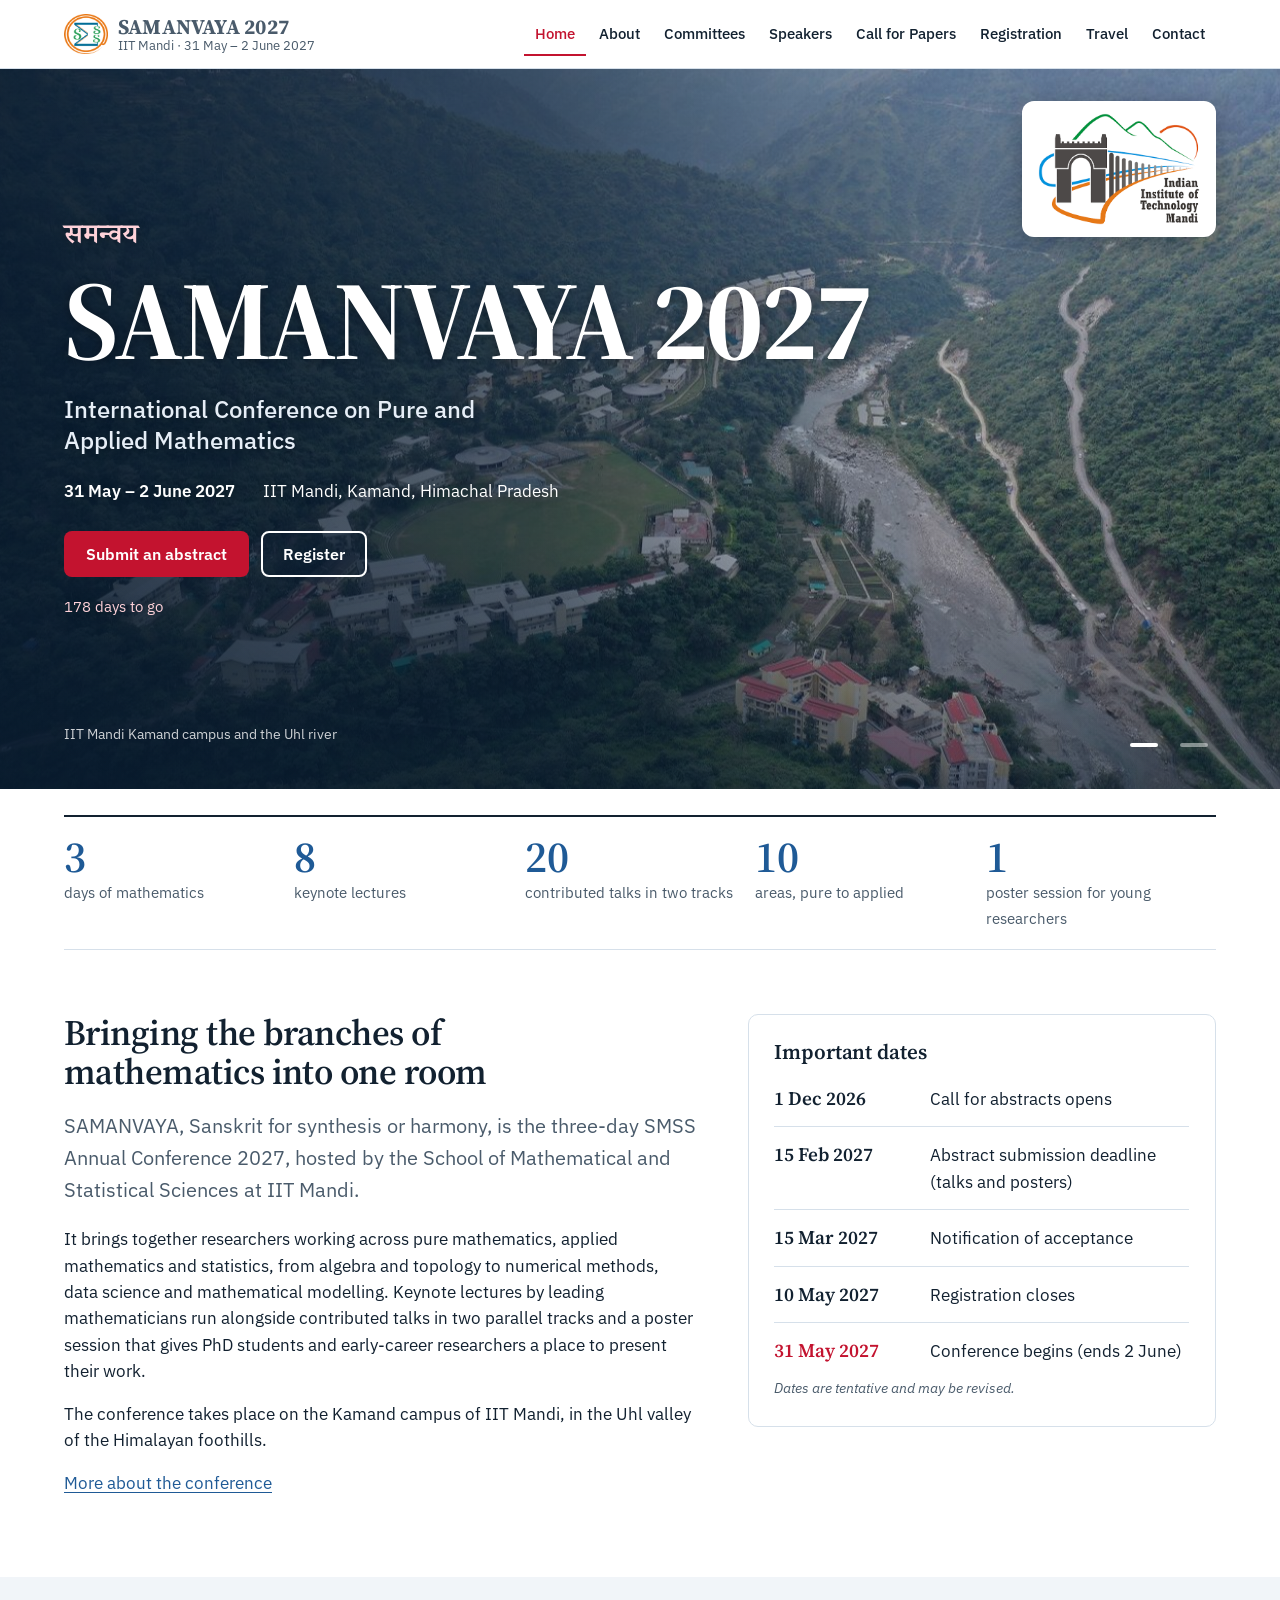
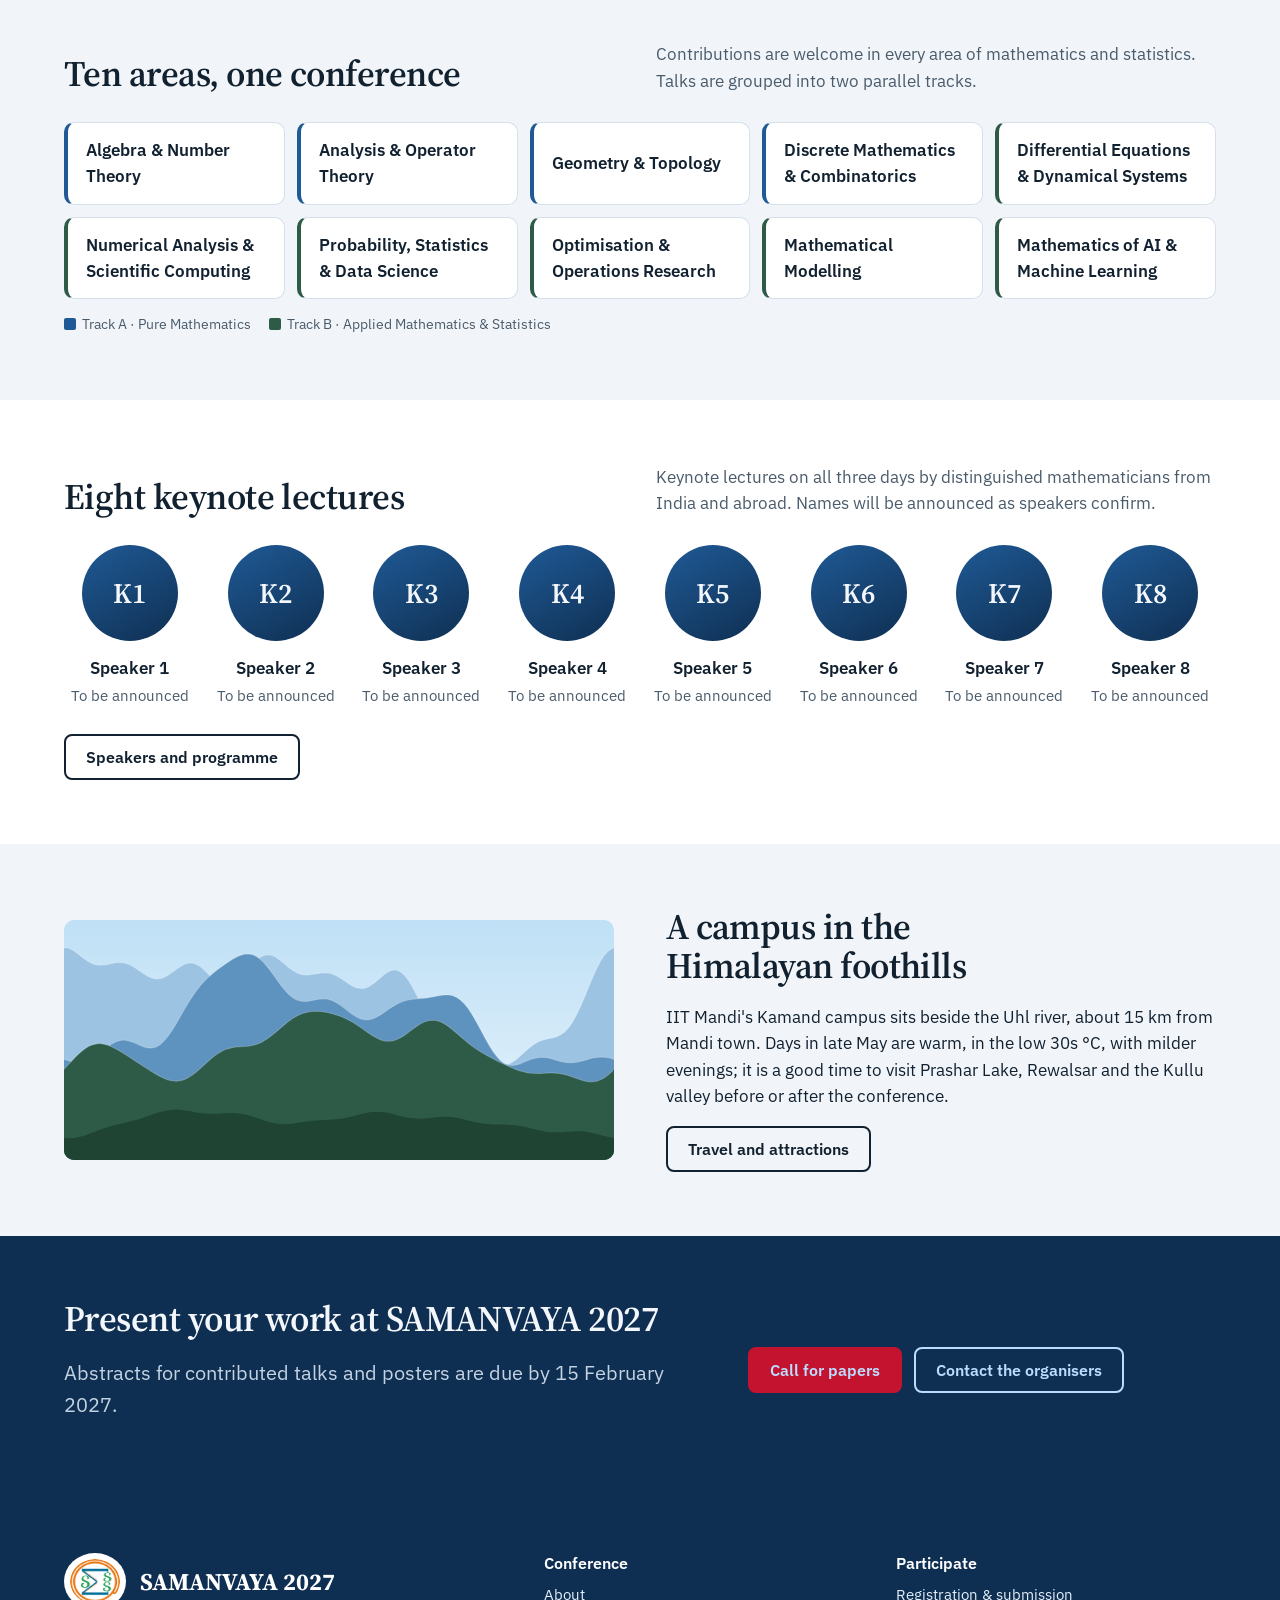
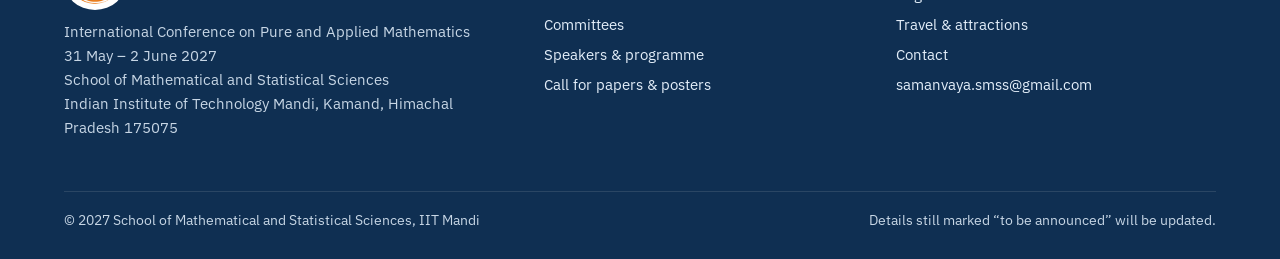
<file: index.html>
<!DOCTYPE html>
<html lang="en">
<head>
<meta charset="utf-8">
<meta name="viewport" content="width=device-width, initial-scale=1">
<title>SAMANVAYA 2027 | IIT Mandi</title>
<meta name="description" content="SAMANVAYA 2027: an international conference on pure and applied mathematics, 31 May – 2 June 2027, School of Mathematical and Statistical Sciences, IIT Mandi.">
<link rel="preconnect" href="https://fonts.googleapis.com">
<link rel="preconnect" href="https://fonts.gstatic.com" crossorigin>
<link rel="stylesheet" href="https://fonts.googleapis.com/css2?family=IBM+Plex+Sans:ital,wght@0,400;0,500;0,600;1,400&family=Source+Serif+4:opsz,wght@8..60,600;8..60,700&display=swap">
<link rel="stylesheet" href="https://fonts.googleapis.com/css2?family=Noto+Serif+Devanagari:wght@600&display=swap">
<link rel="icon" type="image/png" href="assets/smss-logo.png">
<link rel="preload" as="image" href="assets/images/campus-1.jpg">
<link rel="stylesheet" href="css/style.css">
</head>
<body>

<header class="site-header">
  <div class="bar">
    <a class="brand" href="index.html" aria-label="SAMANVAYA 2027 home">
      <img src="assets/smss-logo.png" alt="School of Mathematical and Statistical Sciences logo" width="44" height="40">
      <span><b>SAMANVAYA 2027</b><span>IIT Mandi · 31 May – 2 June 2027</span></span>
    </a>
    <button class="nav-toggle" aria-expanded="false" aria-controls="site-nav"><i></i>Menu</button>
    <nav class="nav" id="site-nav" aria-label="Main">
      <ul>
        <li><a href="index.html">Home</a></li>
        <li><a href="about.html">About</a></li>
        <li><a href="committees.html">Committees</a></li>
        <li><a href="speakers.html">Speakers</a></li>
        <li><a href="call-for-papers.html">Call for Papers</a></li>
        <li><a href="registration.html">Registration</a></li>
        <li><a href="travel.html">Travel</a></li>
        <li><a href="contact.html">Contact</a></li>
      </ul>
    </nav>
  </div>
</header>

<main>
<style>
.hero{position:relative;background:#0b2846;color:var(--onDeep);overflow:hidden;min-height:clamp(560px,80svh,760px);display:flex;flex-direction:column;justify-content:center}
.slides{position:absolute;inset:0;z-index:0}
.slide{position:absolute;inset:0;background-size:cover;background-repeat:no-repeat;opacity:0;transform:scale(1.02);transition:opacity 1.4s ease}
.slide.active{opacity:1;animation:drift 9s ease-out forwards}
@keyframes drift{from{transform:scale(1.02)}to{transform:scale(1.1)}}
.hero::after{content:"";position:absolute;inset:0;z-index:1;background:linear-gradient(90deg,rgba(8,26,46,.86) 0%,rgba(8,26,46,.62) 42%,rgba(8,26,46,.15) 75%,rgba(8,26,46,0) 100%),linear-gradient(0deg,rgba(8,26,46,.55) 0%,rgba(8,26,46,0) 35%)}
.hero .inner{position:relative;z-index:2;padding:clamp(48px,7vw,96px) max(5vw,16px) clamp(72px,8vw,110px);max-width:1240px;margin-inline:auto;width:100%;box-sizing:content-box;text-shadow:0 1px 12px rgba(0,0,0,.35)}
.hero .deva{font:600 clamp(22px,2.4vw,28px)/1 "Noto Serif Devanagari",var(--serif);color:#ffd2d9;margin:0 0 14px}
.hero h1{font-size:clamp(36px,10vw,112px);line-height:.95;letter-spacing:-.02em;margin:0 0 .18em;font-weight:700;color:#fff}
.hero .sub{font:500 clamp(18px,2vw,24px)/1.3 var(--sans);color:#e6eef7;max-width:34ch;margin:0 0 22px}
.hero .when{display:flex;flex-wrap:wrap;gap:8px 28px;font-size:17px;margin-bottom:26px;color:#fff}
.hero .when b{font-weight:600}
.hero .btn{text-shadow:none}
.hero .btn.ghost{color:#fff;background:rgba(8,26,46,.35)}
.countdown{display:inline-block;margin-top:18px;font-size:14.5px;color:#ffd2d9}
.inst{z-index:3;background:#fff;border-radius:12px;padding:10px 14px;box-shadow:0 6px 24px rgba(0,0,0,.25);line-height:0}
.inst img{width:clamp(130px,13vw,170px);height:auto}
.inst-d{position:absolute;top:clamp(18px,2.5vw,32px);right:max(5vw,16px,calc((100% - 1240px)/2))}
.inst-m{display:none}
@media(max-width:700px){.inst-d{display:none}.inst-m{display:inline-block;margin:0 0 18px;padding:8px 10px}.inst img{width:110px}.hero .inner{padding-top:20px}}
.dots{position:absolute;z-index:3;right:max(5vw,16px);bottom:22px;display:flex;gap:6px}
.dots button{width:44px;height:44px;border:0;background:none;padding:0;cursor:pointer;display:grid;place-items:center}
.dots button::before{content:"";width:28px;height:4px;border-radius:2px;background:rgba(255,255,255,.45);transition:background .3s}
.dots button[aria-current=true]::before{background:#fff}
.caption{position:absolute;z-index:3;left:max(5vw,16px);bottom:30px;font-size:13.5px;color:rgba(255,255,255,.8)}
@media(max-width:700px){.hero{min-height:0}.hero::after{background:linear-gradient(0deg,rgba(8,26,46,.92) 0%,rgba(8,26,46,.7) 55%,rgba(8,26,46,.35) 100%)}.caption{display:none}}
@media(prefers-reduced-motion:reduce){.slide.active{animation:none;transform:none}}
.facts{display:grid;grid-template-columns:repeat(auto-fit,minmax(10.5em,1fr));gap:0;border-top:2px solid var(--ink);border-bottom:1px solid var(--line)}
.facts div{padding:18px 18px 18px 0}
.facts b{display:block;font:600 clamp(30px,3.6vw,44px)/1 var(--serif);color:var(--blue2)}
.facts span{color:var(--muted);font-size:15px}
.tracks{display:grid;grid-template-columns:repeat(auto-fit,minmax(15em,1fr));gap:12px}
@media(min-width:1100px){.tracks{grid-template-columns:repeat(5,minmax(0,1fr))}}
.tracks a{display:flex;align-items:center;min-height:64px;padding:14px 18px;border:1px solid var(--line);border-radius:var(--r);background:var(--card);color:var(--ink);text-decoration:none;font-weight:600;border-left:4px solid var(--blue2)}
.tracks a.app{border-left-color:var(--green)}
.tracks a:hover{border-color:var(--red);border-left-color:var(--red);color:var(--ink)}
.legend{display:flex;flex-wrap:wrap;gap:8px 18px;font-size:14px;color:var(--muted);margin-top:14px}
.legend i{display:inline-block;width:12px;height:12px;border-radius:2px;margin-right:6px;vertical-align:-1px}
.kn{display:grid;grid-template-columns:repeat(8,minmax(0,1fr));gap:14px}
.kn .person{align-items:center;text-align:center}
.kn .avatar{width:min(96px,100%);height:auto;aspect-ratio:1}
@media(max-width:980px){.kn{grid-template-columns:repeat(4,minmax(0,1fr))}}
.place{display:grid;grid-template-columns:minmax(0,1fr) minmax(0,1fr);gap:clamp(24px,4vw,56px);align-items:center}
.place .ridge{position:relative;height:240px;border-radius:var(--r);overflow:hidden;background:linear-gradient(180deg,#bfe0f6,#e9f4fb)}
@media(max-width:700px){.place{grid-template-columns:minmax(0,1fr)}}
</style>

<section class="hero" aria-label="Conference banner">
  <div class="slides" aria-hidden="true">
    <div class="slide active" style="background-image:url(assets/images/campus-1.jpg);background-position:40% 60%" data-caption="IIT Mandi Kamand campus and the Uhl river"></div>
    <div class="slide" style="background-image:url(assets/images/campus-2.jpg);background-position:62% 55%" data-caption="Academic buildings, Kamand campus"></div>
  </div>
  <a class="inst inst-d" href="https://iitmandi.ac.in" aria-label="Indian Institute of Technology Mandi"><img src="assets/iit-mandi-logo.png" alt="Indian Institute of Technology Mandi logo" width="477" height="332"></a>
  <div class="inner">
  <a tabindex="-1" aria-hidden="true" class="inst inst-m" href="https://iitmandi.ac.in" aria-label="Indian Institute of Technology Mandi"><img src="assets/iit-mandi-logo.png" alt="Indian Institute of Technology Mandi logo" width="477" height="332"></a>
    <p class="deva" lang="sa">समन्वय</p>
    <h1>SAMANVAYA 2027</h1>
    <p class="sub">International Conference on Pure and Applied Mathematics</p>
    <div class="when"><span><b>31 May – 2 June 2027</b></span><span>IIT Mandi, Kamand, Himachal Pradesh</span></div>
    <div class="btns">
      <a class="btn primary" href="call-for-papers.html">Submit an abstract</a>
      <a class="btn ghost" href="registration.html">Register</a>
    </div>
    <span class="countdown" data-countdown="2027-05-31T09:00:00+05:30"></span>
  </div>
  <p class="caption" id="slide-caption">IIT Mandi Kamand campus and the Uhl river</p>
  <div class="dots" role="group" aria-label="Choose photo">
    <button type="button" aria-label="Photo 1" aria-current="true"></button>
    <button type="button" aria-label="Photo 2" aria-current="false"></button>
  </div>
</section>

<section class="band" style="padding-top:clamp(12px,2vw,28px)">
  <div class="wrap">
    <div class="facts">
      <div><b>3</b><span>days of mathematics</span></div>
      <div><b>8</b><span>keynote lectures</span></div>
      <div><b>20</b><span>contributed talks in two tracks</span></div>
      <div><b>10</b><span>areas, pure to applied</span></div>
      <div><b>1</b><span>poster session for young researchers</span></div>
    </div>
  </div>
</section>

<section class="band" style="padding-top:0">
  <div class="wrap split">
    <div>
      <h2>Bringing the branches of mathematics into one room</h2>
      <p class="lede">SAMANVAYA, Sanskrit for synthesis or harmony, is the three-day SMSS Annual Conference 2027, hosted by the School of Mathematical and Statistical Sciences at IIT Mandi.</p>
      <p>It brings together researchers working across pure mathematics, applied mathematics and statistics, from algebra and topology to numerical methods, data science and mathematical modelling. Keynote lectures by leading mathematicians run alongside contributed talks in two parallel tracks and a poster session that gives PhD students and early-career researchers a place to present their work.</p>
      <p>The conference takes place on the Kamand campus of IIT Mandi, in the Uhl valley of the Himalayan foothills.</p>
      <p><a href="about.html">More about the conference</a></p>
    </div>
    <div class="card">
      <h3>Important dates</h3>
      <ul class="dates">
        <li><time datetime="2026-12-01">1 Dec 2026</time><div>Call for abstracts opens</div></li>
        <li><time datetime="2027-02-15">15 Feb 2027</time><div>Abstract submission deadline (talks and posters)</div></li>
        <li><time datetime="2027-03-15">15 Mar 2027</time><div>Notification of acceptance</div></li>
        <li><time datetime="2027-05-10">10 May 2027</time><div>Registration closes</div></li>
        <li class="key"><time datetime="2027-05-31">31 May 2027</time><div>Conference begins (ends 2 June)</div></li>
      </ul>
      <p class="note">Dates are tentative and may be revised.</p>
    </div>
  </div>
</section>

<section class="band alt">
  <div class="wrap">
    <div class="section-head">
      <h2>Ten areas, one conference</h2>
      <p>Contributions are welcome in every area of mathematics and statistics. Talks are grouped into two parallel tracks.</p>
    </div>
    <div class="tracks">
      <a href="call-for-papers.html#scope">Algebra &amp; Number Theory</a>
      <a href="call-for-papers.html#scope">Analysis &amp; Operator Theory</a>
      <a href="call-for-papers.html#scope">Geometry &amp; Topology</a>
      <a href="call-for-papers.html#scope">Discrete Mathematics &amp; Combinatorics</a>
      <a class="app" href="call-for-papers.html#scope">Differential Equations &amp; Dynamical Systems</a>
      <a class="app" href="call-for-papers.html#scope">Numerical Analysis &amp; Scientific Computing</a>
      <a class="app" href="call-for-papers.html#scope">Probability, Statistics &amp; Data Science</a>
      <a class="app" href="call-for-papers.html#scope">Optimisation &amp; Operations Research</a>
      <a class="app" href="call-for-papers.html#scope">Mathematical Modelling</a>
      <a class="app" href="call-for-papers.html#scope">Mathematics of AI &amp; Machine Learning</a>
    </div>
    <div class="legend"><span><i style="background:var(--blue2)"></i>Track A · Pure Mathematics</span><span><i style="background:var(--green)"></i>Track B · Applied Mathematics &amp; Statistics</span></div>
  </div>
</section>

<section class="band">
  <div class="wrap">
    <div class="section-head">
      <h2>Eight keynote lectures</h2>
      <p>Keynote lectures on all three days by distinguished mathematicians from India and abroad. Names will be announced as speakers confirm.</p>
    </div>
    <div class="kn">
      <div class="person"><div class="avatar">K1</div><span class="name">Speaker 1</span><span class="aff">To be announced</span></div>
      <div class="person"><div class="avatar">K2</div><span class="name">Speaker 2</span><span class="aff">To be announced</span></div>
      <div class="person"><div class="avatar">K3</div><span class="name">Speaker 3</span><span class="aff">To be announced</span></div>
      <div class="person"><div class="avatar">K4</div><span class="name">Speaker 4</span><span class="aff">To be announced</span></div>
      <div class="person"><div class="avatar">K5</div><span class="name">Speaker 5</span><span class="aff">To be announced</span></div>
      <div class="person"><div class="avatar">K6</div><span class="name">Speaker 6</span><span class="aff">To be announced</span></div>
      <div class="person"><div class="avatar">K7</div><span class="name">Speaker 7</span><span class="aff">To be announced</span></div>
      <div class="person"><div class="avatar">K8</div><span class="name">Speaker 8</span><span class="aff">To be announced</span></div>
    </div>
    <div class="btns" style="margin-top:28px"><a class="btn ghost" href="speakers.html">Speakers and programme</a></div>
  </div>
</section>

<section class="band alt">
  <div class="wrap place">
    <div class="ridge" data-seed="175075" data-layers="4" data-fills="#9cc3e2,#5f93bf,#2d5b47,#1f4434" aria-hidden="true"></div>
    <div>
      <h2>A campus in the Himalayan foothills</h2>
      <p>IIT Mandi's Kamand campus sits beside the Uhl river, about 15 km from Mandi town. Days in late May are warm, in the low 30s °C, with milder evenings; it is a good time to visit Prashar Lake, Rewalsar and the Kullu valley before or after the conference.</p>
      <div class="btns"><a class="btn ghost" href="travel.html">Travel and attractions</a></div>
    </div>
  </div>
</section>

<section class="band deep">
  <div class="wrap split" style="align-items:center">
    <div>
      <h2>Present your work at SAMANVAYA 2027</h2>
      <p class="lede">Abstracts for contributed talks and posters are due by 15 February 2027.</p>
    </div>
    <div class="btns">
      <a class="btn primary" href="call-for-papers.html">Call for papers</a>
      <a class="btn ghost" href="contact.html">Contact the organisers</a>
    </div>
  </div>
</section>

</main>

<footer class="site-footer">
  <div class="wrap">
    <div>
      <div class="flogo"><img src="assets/smss-logo.png" alt="" width="62" height="56"><div class="fname">SAMANVAYA 2027</div></div>
      <p>International Conference on Pure and Applied Mathematics<br>31 May – 2 June 2027<br>School of Mathematical and Statistical Sciences<br>Indian Institute of Technology Mandi, Kamand, Himachal Pradesh 175075</p>
    </div>
    <div>
      <h4>Conference</h4>
      <ul>
        <li><a href="about.html">About</a></li>
        <li><a href="committees.html">Committees</a></li>
        <li><a href="speakers.html">Speakers &amp; programme</a></li>
        <li><a href="call-for-papers.html">Call for papers &amp; posters</a></li>
      </ul>
    </div>
    <div>
      <h4>Participate</h4>
      <ul>
        <li><a href="registration.html">Registration &amp; submission</a></li>
        <li><a href="travel.html">Travel &amp; attractions</a></li>
        <li><a href="contact.html">Contact</a></li>
        <li><a href="mailto:samanvaya.smss@gmail.com">samanvaya.smss@gmail.com</a></li>
      </ul>
    </div>
  </div>
  <div class="legal">
    <span>© 2027 School of Mathematical and Statistical Sciences, IIT Mandi</span>
    <span>Details still marked “to be announced” will be updated.</span>
  </div>
</footer>

<script src="js/main.js"></script>
<script>
{
  const slides = [...document.querySelectorAll('.slide')];
  const dots = [...document.querySelectorAll('.dots button')];
  const cap = document.getElementById('slide-caption');
  let i = 0, timer = null;
  const show = n => {
    i = (n + slides.length) % slides.length;
    slides.forEach((s, k) => s.classList.toggle('active', k === i));
    dots.forEach((d, k) => d.setAttribute('aria-current', k === i ? 'true' : 'false'));
    if (cap) cap.textContent = slides[i].dataset.caption || '';
  };
  const start = () => { clearInterval(timer); timer = setInterval(() => show(i + 1), 7000); };
  dots.forEach((d, k) => d.addEventListener('click', () => { show(k); start(); }));
  document.addEventListener('visibilitychange', () => document.hidden ? clearInterval(timer) : start());
  start();
}
</script>
</body>
</html>
</file>
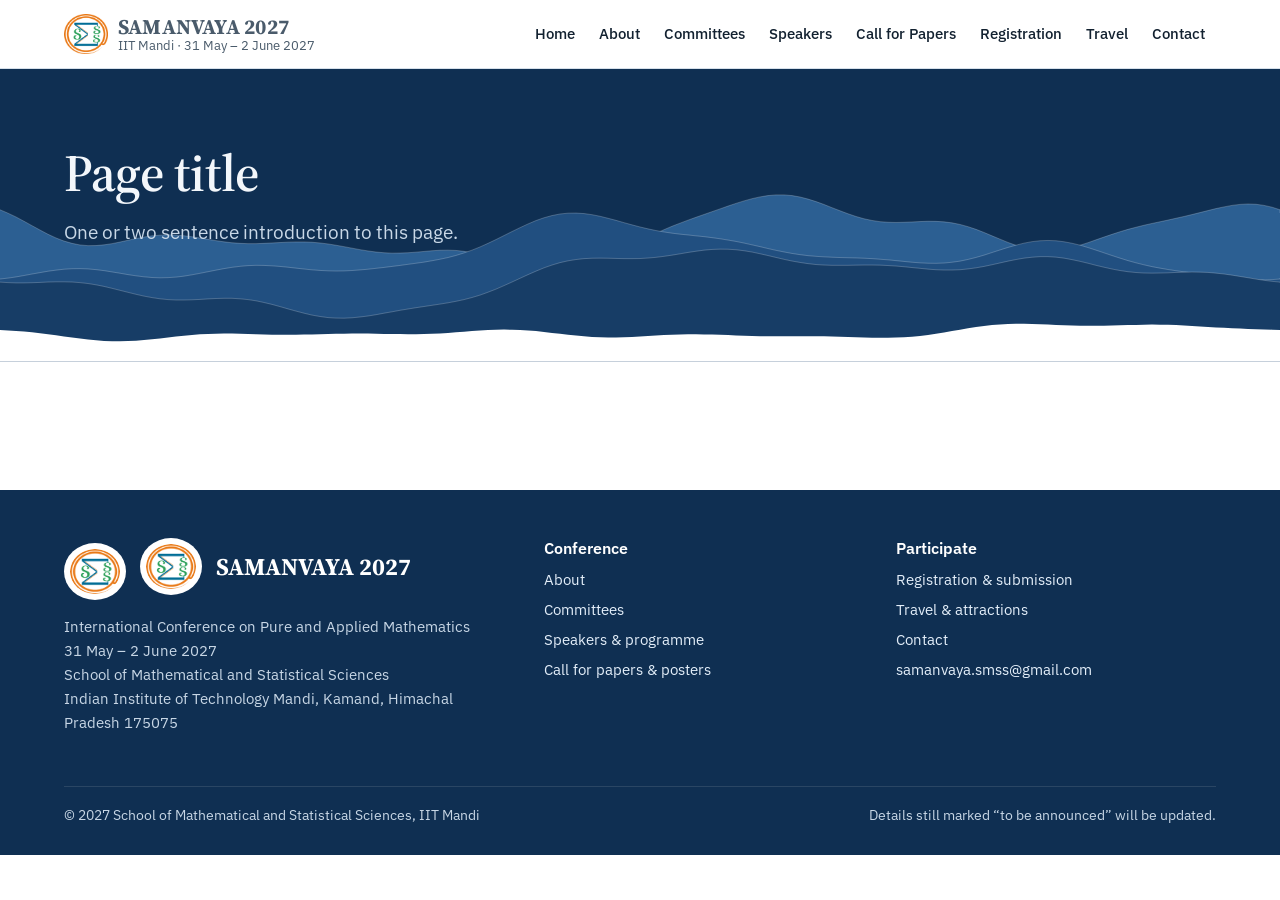
<file: _template.html>
<!DOCTYPE html>
<html lang="en">
<head>
<meta charset="utf-8">
<meta name="viewport" content="width=device-width, initial-scale=1">
<title>PAGE NAME | SAMANVAYA 2027</title>
<meta name="description" content="SAMANVAYA 2027: an international conference on pure and applied mathematics, 31 May – 2 June 2027, School of Mathematical and Statistical Sciences, IIT Mandi.">
<link rel="preconnect" href="https://fonts.googleapis.com">
<link rel="preconnect" href="https://fonts.gstatic.com" crossorigin>
<link rel="stylesheet" href="https://fonts.googleapis.com/css2?family=IBM+Plex+Sans:ital,wght@0,400;0,500;0,600;1,400&family=Source+Serif+4:opsz,wght@8..60,600;8..60,700&display=swap">
<link rel="icon" type="image/png" href="assets/smss-logo.png">
<link rel="stylesheet" href="css/style.css">
</head>
<body>

<header class="site-header">
  <div class="bar">
    <a class="brand" href="index.html" aria-label="SAMANVAYA 2027 home">
      <img src="assets/smss-logo.png" alt="School of Mathematical and Statistical Sciences logo" width="44" height="40">
      <span><b>SAMANVAYA 2027</b><span>IIT Mandi · 31 May – 2 June 2027</span></span>
    </a>
    <button class="nav-toggle" aria-expanded="false" aria-controls="site-nav"><i></i>Menu</button>
    <nav class="nav" id="site-nav" aria-label="Main">
      <ul>
        <li><a href="index.html">Home</a></li>
        <li><a href="about.html">About</a></li>
        <li><a href="committees.html">Committees</a></li>
        <li><a href="speakers.html">Speakers</a></li>
        <li><a href="call-for-papers.html">Call for Papers</a></li>
        <li><a href="registration.html">Registration</a></li>
        <li><a href="travel.html">Travel</a></li>
        <li><a href="contact.html">Contact</a></li>
      </ul>
    </nav>
  </div>
</header>

<main>
  <!-- Inner page banner: keep this structure. Change data-seed (any integer) per page for a different ridge. -->
  <section class="page-hero">
    <div class="wrap">
      <h1>Page title</h1>
      <p>One or two sentence introduction to this page.</p>
    </div>
    <div class="ridge" data-seed="11" data-layers="4" data-fills="#2c5f92,#214f80,#173d66,var(--bg)"></div>
  </section>

  <section class="band">
    <div class="wrap">
      <!-- page content -->
    </div>
  </section>
</main>

<footer class="site-footer">
  <div class="wrap">
    <div>
      <div class="flogo"><img src="assets/smss-logo.png" alt="" width="62" height="56"><div class="flogo"><img src="assets/smss-logo.png" alt="" width="62" height="56"><div class="fname">SAMANVAYA 2027</div></div></div>
      <p>International Conference on Pure and Applied Mathematics<br>31 May – 2 June 2027<br>School of Mathematical and Statistical Sciences<br>Indian Institute of Technology Mandi, Kamand, Himachal Pradesh 175075</p>
    </div>
    <div>
      <h4>Conference</h4>
      <ul>
        <li><a href="about.html">About</a></li>
        <li><a href="committees.html">Committees</a></li>
        <li><a href="speakers.html">Speakers &amp; programme</a></li>
        <li><a href="call-for-papers.html">Call for papers &amp; posters</a></li>
      </ul>
    </div>
    <div>
      <h4>Participate</h4>
      <ul>
        <li><a href="registration.html">Registration &amp; submission</a></li>
        <li><a href="travel.html">Travel &amp; attractions</a></li>
        <li><a href="contact.html">Contact</a></li>
        <li><a href="mailto:samanvaya.smss@gmail.com">samanvaya.smss@gmail.com</a></li>
      </ul>
    </div>
  </div>
  <div class="legal">
    <span>© 2027 School of Mathematical and Statistical Sciences, IIT Mandi</span>
    <span>Details still marked “to be announced” will be updated.</span>
  </div>
</footer>

<script src="js/main.js"></script>
</body>
</html>
</file>
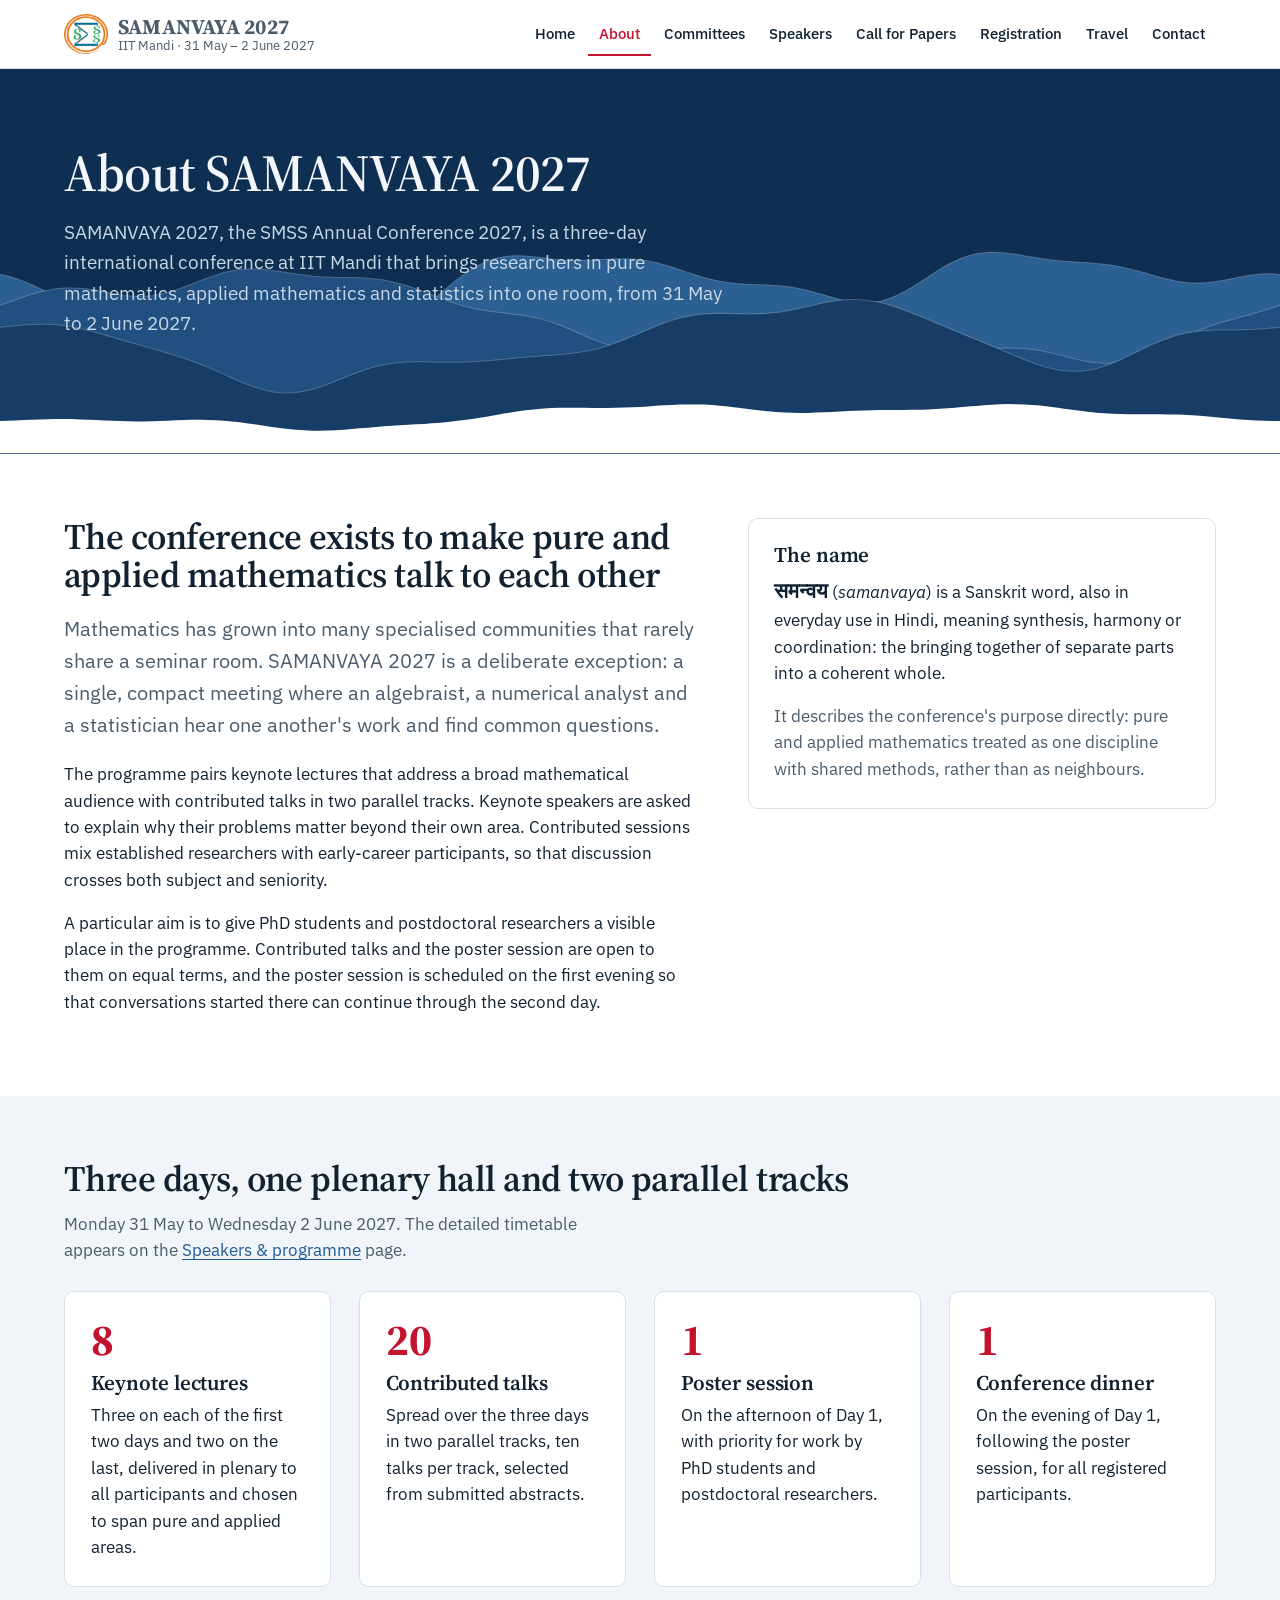
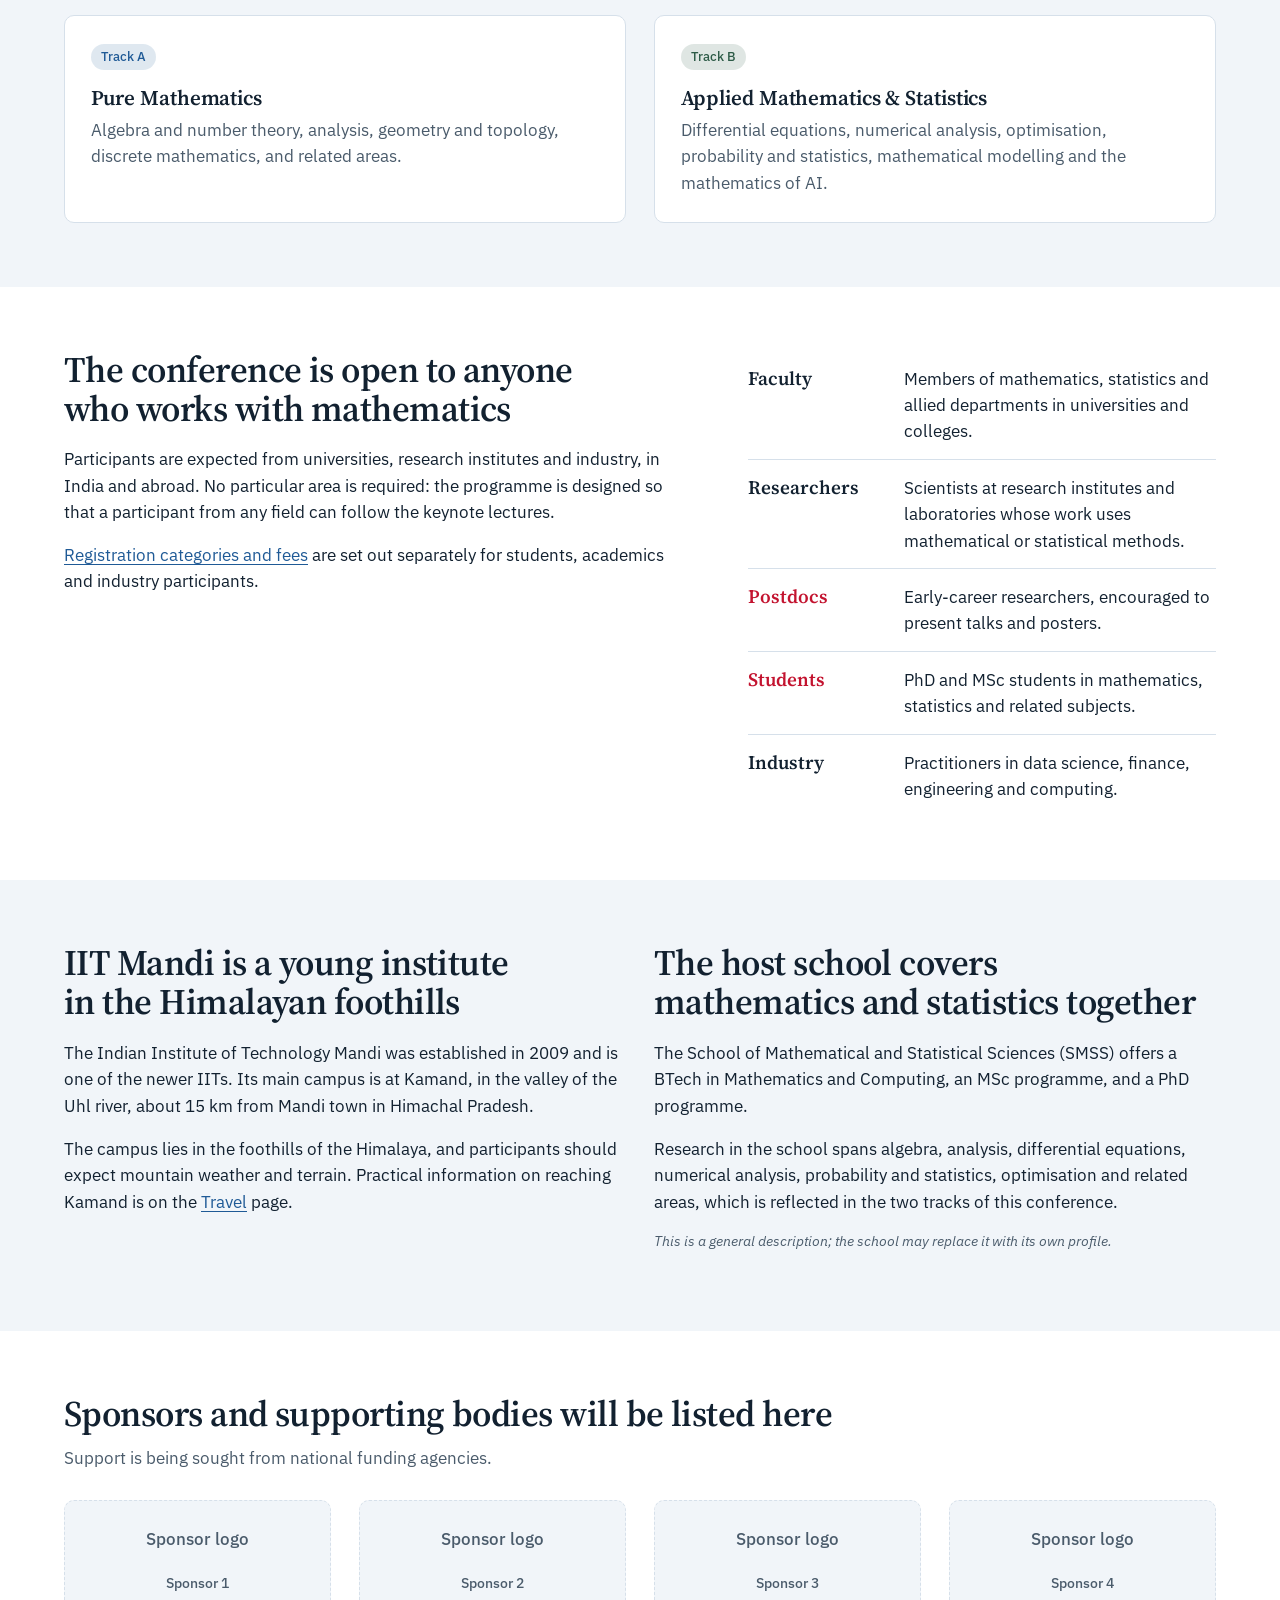
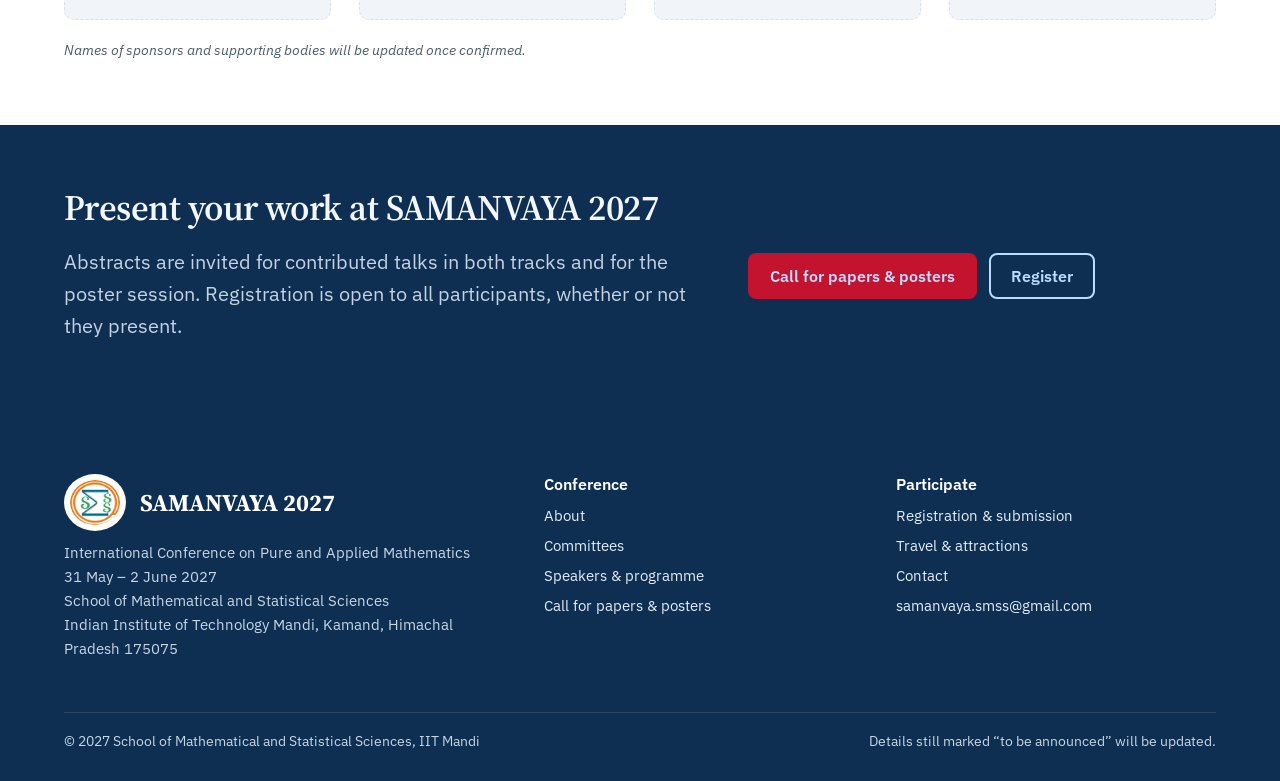
<file: about.html>
<!DOCTYPE html>
<html lang="en">
<head>
<meta charset="utf-8">
<meta name="viewport" content="width=device-width, initial-scale=1">
<title>About | SAMANVAYA 2027</title>
<meta name="description" content="SAMANVAYA 2027: an international conference on pure and applied mathematics, 31 May – 2 June 2027, School of Mathematical and Statistical Sciences, IIT Mandi.">
<link rel="preconnect" href="https://fonts.googleapis.com">
<link rel="preconnect" href="https://fonts.gstatic.com" crossorigin>
<link rel="stylesheet" href="https://fonts.googleapis.com/css2?family=IBM+Plex+Sans:ital,wght@0,400;0,500;0,600;1,400&family=Source+Serif+4:opsz,wght@8..60,600;8..60,700&display=swap">
<link rel="icon" type="image/png" href="assets/smss-logo.png">
<link rel="stylesheet" href="css/style.css">
<style>
.about-deva{font-size:1.25em;font-weight:600}
.about-num{font:700 44px/1 var(--serif);color:var(--red);margin-bottom:10px}
.about-tracks{margin-top:clamp(16px,2.2vw,28px)}
.about-who{align-self:center}
.about-logo{display:grid;place-items:center;gap:2px;min-height:120px;border:1.5px dashed var(--line);border-radius:var(--r);background:var(--bg2);color:var(--muted);font-weight:500;text-align:center;padding:16px}
.about-gap{margin:20px 0 0}
.band.deep .split{align-items:center}
</style>
</head>
<body>

<header class="site-header">
  <div class="bar">
    <a class="brand" href="index.html" aria-label="SAMANVAYA 2027 home">
      <img src="assets/smss-logo.png" alt="School of Mathematical and Statistical Sciences logo" width="44" height="40">
      <span><b>SAMANVAYA 2027</b><span>IIT Mandi · 31 May – 2 June 2027</span></span>
    </a>
    <button class="nav-toggle" aria-expanded="false" aria-controls="site-nav"><i></i>Menu</button>
    <nav class="nav" id="site-nav" aria-label="Main">
      <ul>
        <li><a href="index.html">Home</a></li>
        <li><a href="about.html">About</a></li>
        <li><a href="committees.html">Committees</a></li>
        <li><a href="speakers.html">Speakers</a></li>
        <li><a href="call-for-papers.html">Call for Papers</a></li>
        <li><a href="registration.html">Registration</a></li>
        <li><a href="travel.html">Travel</a></li>
        <li><a href="contact.html">Contact</a></li>
      </ul>
    </nav>
  </div>
</header>

<main>
  <section class="page-hero">
    <div class="wrap">
      <h1>About SAMANVAYA 2027</h1>
      <p>SAMANVAYA 2027, the SMSS Annual Conference 2027, is a three-day international conference at IIT Mandi that brings researchers in pure mathematics, applied mathematics and statistics into one room, from 31 May to 2 June 2027.</p>
    </div>
    <div class="ridge" data-seed="27" data-layers="4" data-fills="#2c5f92,#214f80,#173d66,var(--bg)"></div>
  </section>

  <section class="band">
    <div class="wrap split">
      <div>
        <h2>The conference exists to make pure and applied mathematics talk to each other</h2>
        <p class="lede">Mathematics has grown into many specialised communities that rarely share a seminar room. SAMANVAYA 2027 is a deliberate exception: a single, compact meeting where an algebraist, a numerical analyst and a statistician hear one another's work and find common questions.</p>
        <p>The programme pairs keynote lectures that address a broad mathematical audience with contributed talks in two parallel tracks. Keynote speakers are asked to explain why their problems matter beyond their own area. Contributed sessions mix established researchers with early-career participants, so that discussion crosses both subject and seniority.</p>
        <p>A particular aim is to give PhD students and postdoctoral researchers a visible place in the programme. Contributed talks and the poster session are open to them on equal terms, and the poster session is scheduled on the first evening so that conversations started there can continue through the second day.</p>
      </div>
      <aside class="card">
        <h3>The name</h3>
        <p><span lang="sa" class="about-deva">समन्वय</span> (<i>samanvaya</i>) is a Sanskrit word, also in everyday use in Hindi, meaning synthesis, harmony or coordination: the bringing together of separate parts into a coherent whole.</p>
        <p class="muted">It describes the conference's purpose directly: pure and applied mathematics treated as one discipline with shared methods, rather than as neighbours.</p>
      </aside>
    </div>
  </section>

  <section class="band alt">
    <div class="wrap">
      <div class="section-head">
        <h2>Three days, one plenary hall and two parallel tracks</h2>
        <p>Monday 31 May to Wednesday 2 June 2027. The detailed timetable appears on the <a href="speakers.html">Speakers &amp; programme</a> page.</p>
      </div>
      <div class="grid g4">
        <div class="card">
          <div class="about-num">8</div>
          <h3>Keynote lectures</h3>
          <p>Three on each of the first two days and two on the last, delivered in plenary to all participants and chosen to span pure and applied areas.</p>
        </div>
        <div class="card">
          <div class="about-num">20</div>
          <h3>Contributed talks</h3>
          <p>Spread over the three days in two parallel tracks, ten talks per track, selected from submitted abstracts.</p>
        </div>
        <div class="card">
          <div class="about-num">1</div>
          <h3>Poster session</h3>
          <p>On the afternoon of Day 1, with priority for work by PhD students and postdoctoral researchers.</p>
        </div>
        <div class="card">
          <div class="about-num">1</div>
          <h3>Conference dinner</h3>
          <p>On the evening of Day 1, following the poster session, for all registered participants.</p>
        </div>
      </div>
      <div class="grid g2 about-tracks">
        <div class="card">
          <p><span class="chip">Track A</span></p>
          <h3>Pure Mathematics</h3>
          <p class="muted">Algebra and number theory, analysis, geometry and topology, discrete mathematics, and related areas.</p>
        </div>
        <div class="card">
          <p><span class="chip green">Track B</span></p>
          <h3>Applied Mathematics &amp; Statistics</h3>
          <p class="muted">Differential equations, numerical analysis, optimisation, probability and statistics, mathematical modelling and the mathematics of AI.</p>
        </div>
      </div>
    </div>
  </section>

  <section class="band">
    <div class="wrap split">
      <div>
        <h2>The conference is open to anyone who works with mathematics</h2>
        <p>Participants are expected from universities, research institutes and industry, in India and abroad. No particular area is required: the programme is designed so that a participant from any field can follow the keynote lectures.</p>
        <p><a href="registration.html">Registration categories and fees</a> are set out separately for students, academics and industry participants.</p>
      </div>
      <ul class="dates about-who">
        <li><span class="d">Faculty</span><div>Members of mathematics, statistics and allied departments in universities and colleges.</div></li>
        <li><span class="d">Researchers</span><div>Scientists at research institutes and laboratories whose work uses mathematical or statistical methods.</div></li>
        <li class="key"><span class="d">Postdocs</span><div>Early-career researchers, encouraged to present talks and posters.</div></li>
        <li class="key"><span class="d">Students</span><div>PhD and MSc students in mathematics, statistics and related subjects.</div></li>
        <li><span class="d">Industry</span><div>Practitioners in data science, finance, engineering and computing.</div></li>
      </ul>
    </div>
  </section>

  <section class="band alt">
    <div class="wrap grid g2">
      <div>
        <h2>IIT Mandi is a young institute in the Himalayan foothills</h2>
        <p>The Indian Institute of Technology Mandi was established in 2009 and is one of the newer IITs. Its main campus is at Kamand, in the valley of the Uhl river, about 15 km from Mandi town in Himachal Pradesh.</p>
        <p>The campus lies in the foothills of the Himalaya, and participants should expect mountain weather and terrain. Practical information on reaching Kamand is on the <a href="travel.html">Travel</a> page.</p>
      </div>
      <div>
        <h2>The host school covers mathematics and statistics together</h2>
        <p>The School of Mathematical and Statistical Sciences (SMSS) offers a BTech in Mathematics and Computing, an MSc programme, and a PhD programme.</p>
        <p>Research in the school spans algebra, analysis, differential equations, numerical analysis, probability and statistics, optimisation and related areas, which is reflected in the two tracks of this conference.</p>
        <p class="note">This is a general description; the school may replace it with its own profile.</p>
      </div>
    </div>
  </section>

  <section class="band">
    <div class="wrap">
      <div class="section-head">
        <h2>Sponsors and supporting bodies will be listed here</h2>
        <p>Support is being sought from national funding agencies.</p>
      </div>
      <div class="grid g4">
        <div class="about-logo"><span>Sponsor logo</span><span class="small muted">Sponsor 1</span></div>
        <div class="about-logo"><span>Sponsor logo</span><span class="small muted">Sponsor 2</span></div>
        <div class="about-logo"><span>Sponsor logo</span><span class="small muted">Sponsor 3</span></div>
        <div class="about-logo"><span>Sponsor logo</span><span class="small muted">Sponsor 4</span></div>
      </div>
      <p class="note about-gap">Names of sponsors and supporting bodies will be updated once confirmed.</p>
    </div>
  </section>

  <section class="band deep">
    <div class="wrap split">
      <div>
        <h2>Present your work at SAMANVAYA 2027</h2>
        <p class="lede">Abstracts are invited for contributed talks in both tracks and for the poster session. Registration is open to all participants, whether or not they present.</p>
      </div>
      <div class="btns">
        <a class="btn primary" href="call-for-papers.html">Call for papers &amp; posters</a>
        <a class="btn ghost" href="registration.html">Register</a>
      </div>
    </div>
  </section>
</main>

<footer class="site-footer">
  <div class="wrap">
    <div>
      <div class="flogo"><img src="assets/smss-logo.png" alt="" width="62" height="56"><div class="fname">SAMANVAYA 2027</div></div>
      <p>International Conference on Pure and Applied Mathematics<br>31 May – 2 June 2027<br>School of Mathematical and Statistical Sciences<br>Indian Institute of Technology Mandi, Kamand, Himachal Pradesh 175075</p>
    </div>
    <div>
      <h4>Conference</h4>
      <ul>
        <li><a href="about.html">About</a></li>
        <li><a href="committees.html">Committees</a></li>
        <li><a href="speakers.html">Speakers &amp; programme</a></li>
        <li><a href="call-for-papers.html">Call for papers &amp; posters</a></li>
      </ul>
    </div>
    <div>
      <h4>Participate</h4>
      <ul>
        <li><a href="registration.html">Registration &amp; submission</a></li>
        <li><a href="travel.html">Travel &amp; attractions</a></li>
        <li><a href="contact.html">Contact</a></li>
        <li><a href="mailto:samanvaya.smss@gmail.com">samanvaya.smss@gmail.com</a></li>
      </ul>
    </div>
  </div>
  <div class="legal">
    <span>© 2027 School of Mathematical and Statistical Sciences, IIT Mandi</span>
    <span>Details still marked “to be announced” will be updated.</span>
  </div>
</footer>

<script src="js/main.js"></script>
</body>
</html>
</file>
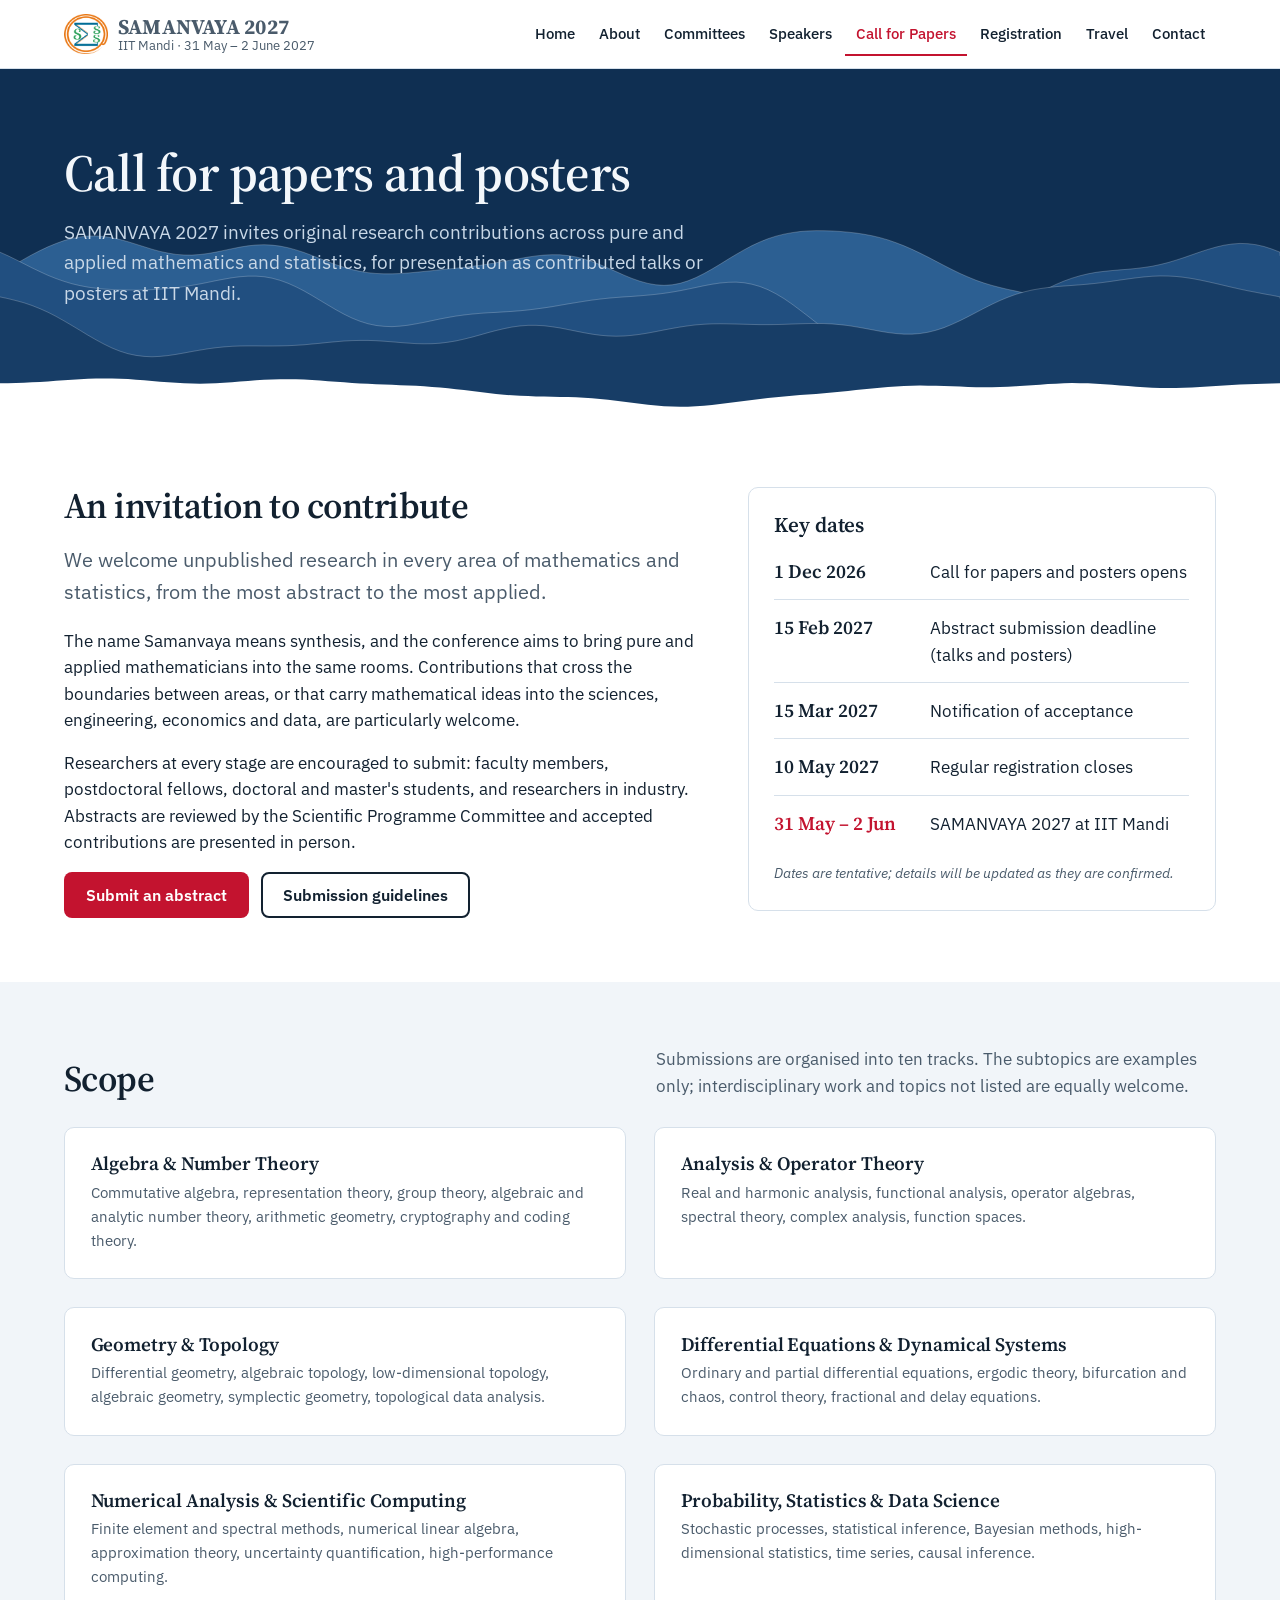
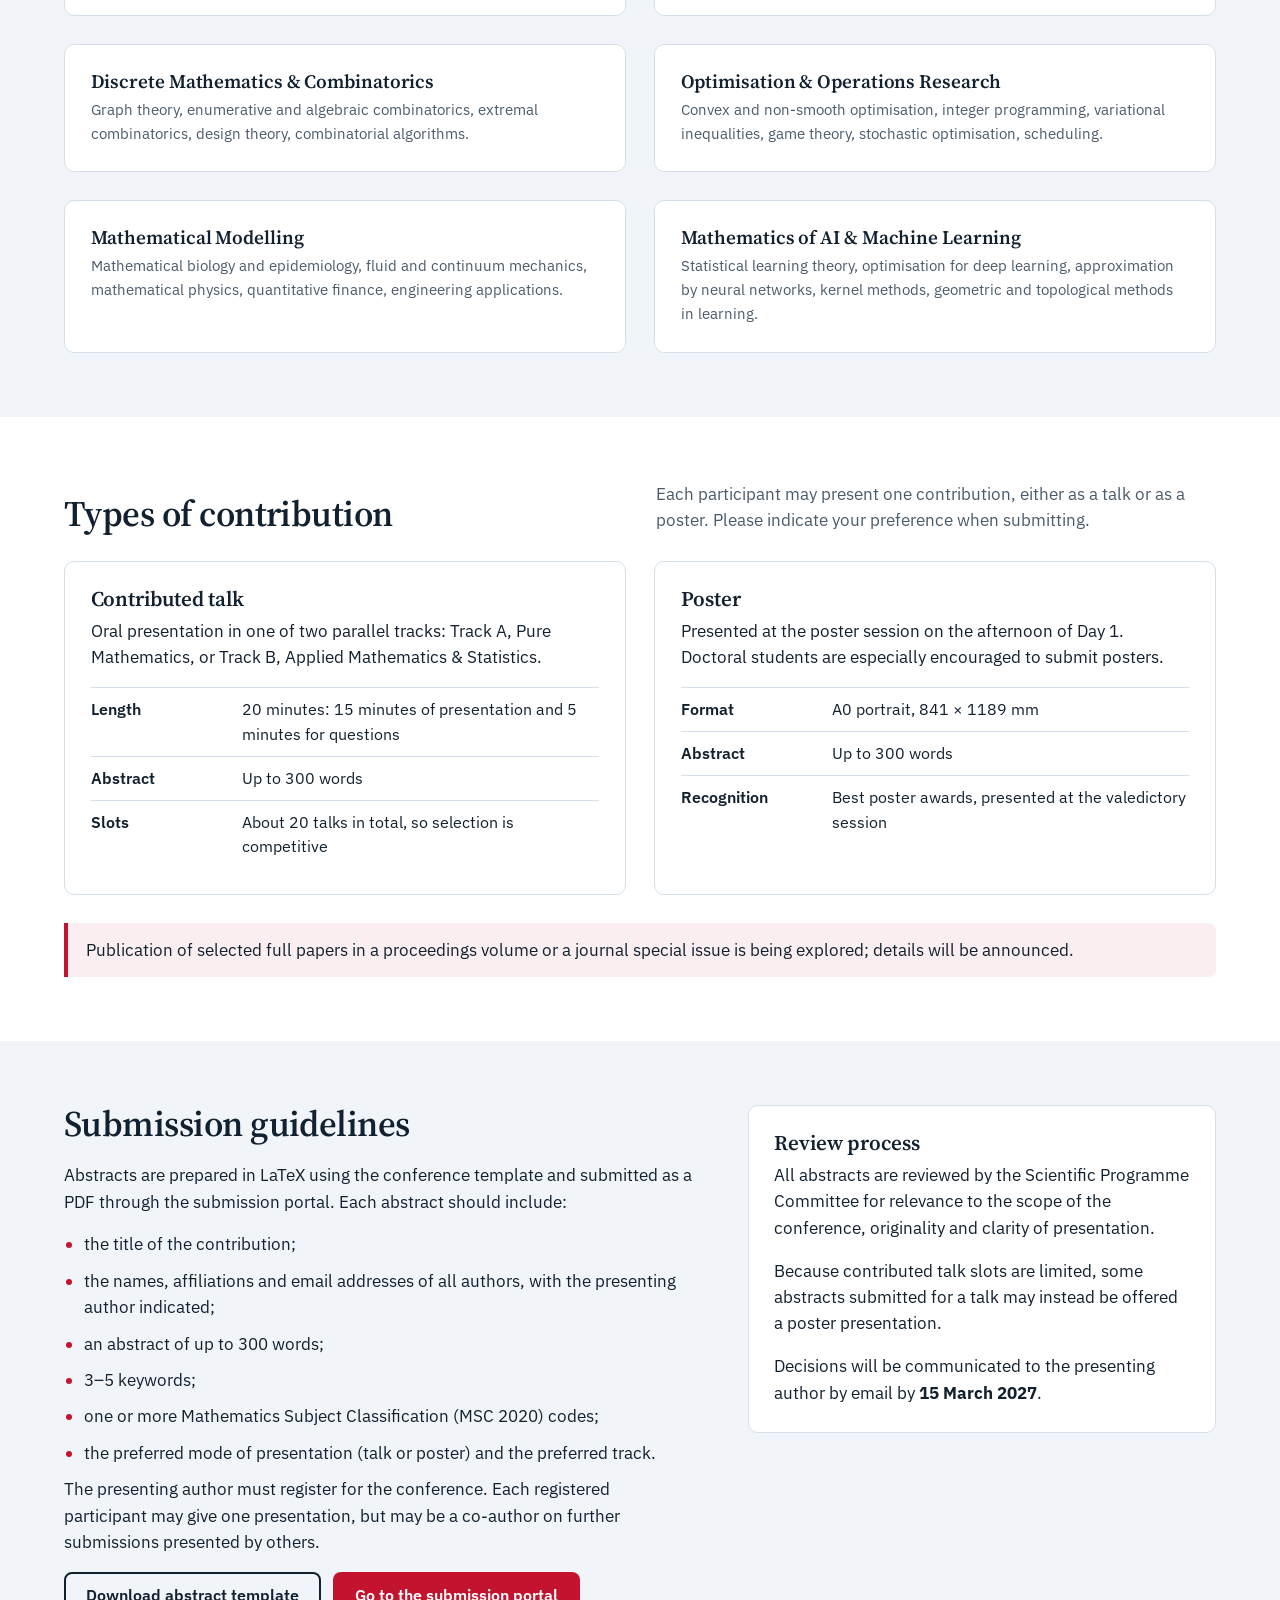
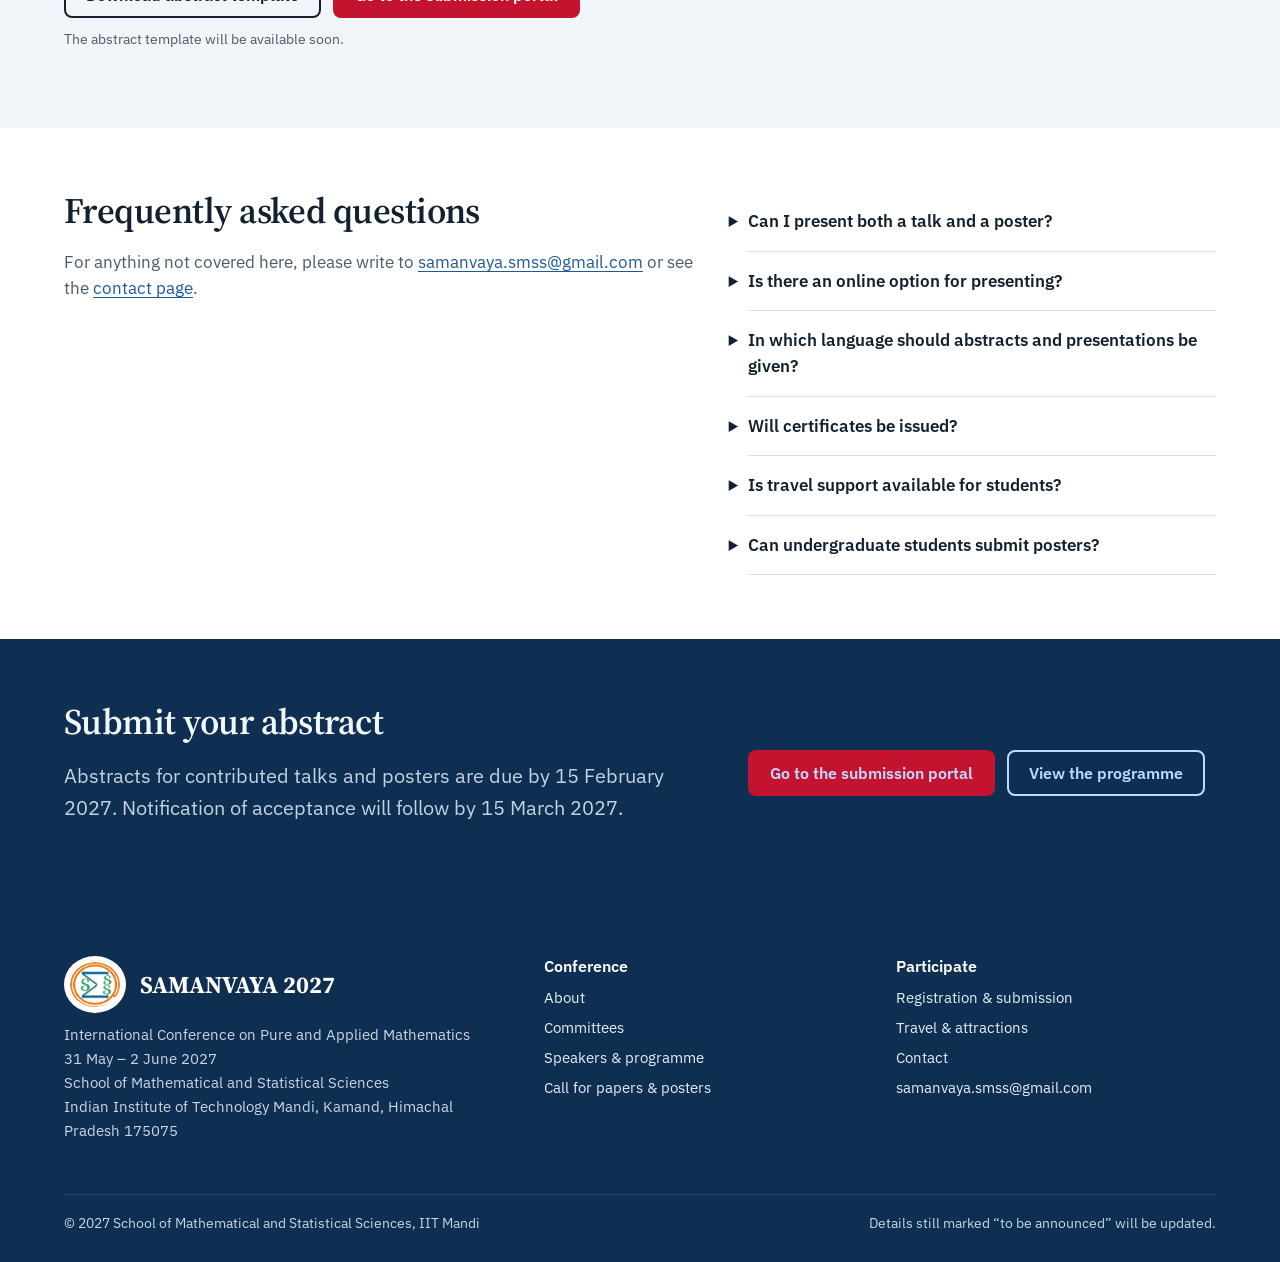
<file: call-for-papers.html>
<!DOCTYPE html>
<html lang="en">
<head>
<meta charset="utf-8">
<meta name="viewport" content="width=device-width, initial-scale=1">
<title>Call for Papers | SAMANVAYA 2027</title>
<meta name="description" content="SAMANVAYA 2027: an international conference on pure and applied mathematics, 31 May – 2 June 2027, School of Mathematical and Statistical Sciences, IIT Mandi.">
<link rel="preconnect" href="https://fonts.googleapis.com">
<link rel="preconnect" href="https://fonts.gstatic.com" crossorigin>
<link rel="stylesheet" href="https://fonts.googleapis.com/css2?family=IBM+Plex+Sans:ital,wght@0,400;0,500;0,600;1,400&family=Source+Serif+4:opsz,wght@8..60,600;8..60,700&display=swap">
<link rel="icon" type="image/png" href="assets/smss-logo.png">
<link rel="stylesheet" href="css/style.css">
<style>
.scope h3{font-size:19px}
.scope p{margin:0;color:var(--muted);font-size:15px}
.facts{list-style:none;margin:14px 0 0;padding:0}
.facts li{display:grid;grid-template-columns:9em minmax(0,1fr);gap:12px;padding:9px 0;border-top:1px solid var(--line);font-size:15.5px}
.facts b{font-weight:600}
@media(max-width:460px){.facts li{grid-template-columns:minmax(0,1fr);gap:0}}
.checks{margin:0;padding-left:1.2em}
.checks li{margin-bottom:10px}
.checks li::marker{color:var(--red)}
</style>
</head>
<body>

<header class="site-header">
  <div class="bar">
    <a class="brand" href="index.html" aria-label="SAMANVAYA 2027 home">
      <img src="assets/smss-logo.png" alt="School of Mathematical and Statistical Sciences logo" width="44" height="40">
      <span><b>SAMANVAYA 2027</b><span>IIT Mandi · 31 May – 2 June 2027</span></span>
    </a>
    <button class="nav-toggle" aria-expanded="false" aria-controls="site-nav"><i></i>Menu</button>
    <nav class="nav" id="site-nav" aria-label="Main">
      <ul>
        <li><a href="index.html">Home</a></li>
        <li><a href="about.html">About</a></li>
        <li><a href="committees.html">Committees</a></li>
        <li><a href="speakers.html">Speakers</a></li>
        <li><a href="call-for-papers.html">Call for Papers</a></li>
        <li><a href="registration.html">Registration</a></li>
        <li><a href="travel.html">Travel</a></li>
        <li><a href="contact.html">Contact</a></li>
      </ul>
    </nav>
  </div>
</header>

<main>
  <section class="page-hero">
    <div class="wrap">
      <h1>Call for papers and posters</h1>
      <p>SAMANVAYA 2027 invites original research contributions across pure and applied mathematics and statistics, for presentation as contributed talks or posters at IIT Mandi.</p>
    </div>
    <div class="ridge" data-seed="37" data-layers="4" data-fills="#2c5f92,#214f80,#173d66,var(--bg)"></div>
  </section>

  <section class="band" aria-labelledby="intro-h">
    <div class="wrap split">
      <div>
        <h2 id="intro-h">An invitation to contribute</h2>
        <p class="lede">We welcome unpublished research in every area of mathematics and statistics, from the most abstract to the most applied.</p>
        <p>The name Samanvaya means synthesis, and the conference aims to bring pure and applied mathematicians into the same rooms. Contributions that cross the boundaries between areas, or that carry mathematical ideas into the sciences, engineering, economics and data, are particularly welcome.</p>
        <p>Researchers at every stage are encouraged to submit: faculty members, postdoctoral fellows, doctoral and master's students, and researchers in industry. Abstracts are reviewed by the Scientific Programme Committee and accepted contributions are presented in person.</p>
        <div class="btns">
          <a class="btn primary" href="registration.html#submit">Submit an abstract</a>
          <a class="btn ghost" href="#guidelines">Submission guidelines</a>
        </div>
      </div>
      <div class="card">
        <h3>Key dates</h3>
        <ul class="dates">
          <li><time datetime="2026-12-01">1 Dec 2026</time><div>Call for papers and posters opens</div></li>
          <li><time datetime="2027-02-15">15 Feb 2027</time><div>Abstract submission deadline (talks and posters)</div></li>
          <li><time datetime="2027-03-15">15 Mar 2027</time><div>Notification of acceptance</div></li>
          <li><time datetime="2027-05-10">10 May 2027</time><div>Regular registration closes</div></li>
          <li class="key"><time datetime="2027-05-31">31 May – 2 Jun</time><div>SAMANVAYA 2027 at IIT Mandi</div></li>
        </ul>
        <p class="note" style="margin:12px 0 0">Dates are tentative; details will be updated as they are confirmed.</p>
      </div>
    </div>
  </section>

  <section class="band alt" aria-labelledby="scope-h" id="scope">
    <div class="wrap">
      <div class="section-head">
        <h2 id="scope-h">Scope</h2>
        <p>Submissions are organised into ten tracks. The subtopics are examples only; interdisciplinary work and topics not listed are equally welcome.</p>
      </div>
      <div class="grid g2 scope">
        <div class="card"><h3>Algebra &amp; Number Theory</h3><p>Commutative algebra, representation theory, group theory, algebraic and analytic number theory, arithmetic geometry, cryptography and coding theory.</p></div>
        <div class="card"><h3>Analysis &amp; Operator Theory</h3><p>Real and harmonic analysis, functional analysis, operator algebras, spectral theory, complex analysis, function spaces.</p></div>
        <div class="card"><h3>Geometry &amp; Topology</h3><p>Differential geometry, algebraic topology, low-dimensional topology, algebraic geometry, symplectic geometry, topological data analysis.</p></div>
        <div class="card"><h3>Differential Equations &amp; Dynamical Systems</h3><p>Ordinary and partial differential equations, ergodic theory, bifurcation and chaos, control theory, fractional and delay equations.</p></div>
        <div class="card"><h3>Numerical Analysis &amp; Scientific Computing</h3><p>Finite element and spectral methods, numerical linear algebra, approximation theory, uncertainty quantification, high-performance computing.</p></div>
        <div class="card"><h3>Probability, Statistics &amp; Data Science</h3><p>Stochastic processes, statistical inference, Bayesian methods, high-dimensional statistics, time series, causal inference.</p></div>
        <div class="card"><h3>Discrete Mathematics &amp; Combinatorics</h3><p>Graph theory, enumerative and algebraic combinatorics, extremal combinatorics, design theory, combinatorial algorithms.</p></div>
        <div class="card"><h3>Optimisation &amp; Operations Research</h3><p>Convex and non-smooth optimisation, integer programming, variational inequalities, game theory, stochastic optimisation, scheduling.</p></div>
        <div class="card"><h3>Mathematical Modelling</h3><p>Mathematical biology and epidemiology, fluid and continuum mechanics, mathematical physics, quantitative finance, engineering applications.</p></div>
        <div class="card"><h3>Mathematics of AI &amp; Machine Learning</h3><p>Statistical learning theory, optimisation for deep learning, approximation by neural networks, kernel methods, geometric and topological methods in learning.</p></div>
      </div>
    </div>
  </section>

  <section class="band" aria-labelledby="types-h" id="types">
    <div class="wrap">
      <div class="section-head">
        <h2 id="types-h">Types of contribution</h2>
        <p>Each participant may present one contribution, either as a talk or as a poster. Please indicate your preference when submitting.</p>
      </div>
      <div class="grid g2">
        <div class="card">
          <h3>Contributed talk</h3>
          <p>Oral presentation in one of two parallel tracks: Track A, Pure Mathematics, or Track B, Applied Mathematics &amp; Statistics.</p>
          <ul class="facts">
            <li><b>Length</b><span>20 minutes: 15 minutes of presentation and 5 minutes for questions</span></li>
            <li><b>Abstract</b><span>Up to 300 words</span></li>
            <li><b>Slots</b><span>About 20 talks in total, so selection is competitive</span></li>
          </ul>
        </div>
        <div class="card">
          <h3>Poster</h3>
          <p>Presented at the poster session on the afternoon of Day 1. Doctoral students are especially encouraged to submit posters.</p>
          <ul class="facts">
            <li><b>Format</b><span>A0 portrait, <span class="nowrap">841 × 1189 mm</span></span></li>
            <li><b>Abstract</b><span>Up to 300 words</span></li>
            <li><b>Recognition</b><span>Best poster awards, presented at the valedictory session</span></li>
          </ul>
        </div>
      </div>
      <div class="notice" style="margin:28px 0 0">
        <p>Publication of selected full papers in a proceedings volume or a journal special issue is being explored; details will be announced.</p>
      </div>
    </div>
  </section>

  <section class="band alt" aria-labelledby="guide-h" id="guidelines">
    <div class="wrap split">
      <div>
        <h2 id="guide-h">Submission guidelines</h2>
        <p>Abstracts are prepared in LaTeX using the conference template and submitted as a PDF through the submission portal. Each abstract should include:</p>
        <ul class="checks">
          <li>the title of the contribution;</li>
          <li>the names, affiliations and email addresses of all authors, with the presenting author indicated;</li>
          <li>an abstract of up to 300 words;</li>
          <li>3–5 keywords;</li>
          <li>one or more Mathematics Subject Classification (MSC 2020) codes;</li>
          <li>the preferred mode of presentation (talk or poster) and the preferred track.</li>
        </ul>
        <p>The presenting author must register for the conference. Each registered participant may give one presentation, but may be a co-author on further submissions presented by others.</p>
        <div class="btns">
          <a class="btn ghost" href="#" aria-disabled="true">Download abstract template</a>
          <a class="btn primary" href="registration.html#submit">Go to the submission portal</a>
        </div>
        <p class="small muted" style="margin-top:10px">The abstract template will be available soon.</p>
      </div>
      <div class="card" id="review">
        <h3>Review process</h3>
        <p>All abstracts are reviewed by the Scientific Programme Committee for relevance to the scope of the conference, originality and clarity of presentation.</p>
        <p>Because contributed talk slots are limited, some abstracts submitted for a talk may instead be offered a poster presentation.</p>
        <p>Decisions will be communicated to the presenting author by email by <b class="nowrap">15 March 2027</b>.</p>
      </div>
    </div>
  </section>

  <section class="band" aria-labelledby="faq-h" id="faq">
    <div class="wrap split">
      <div>
        <h2 id="faq-h">Frequently asked questions</h2>
        <p class="muted">For anything not covered here, please write to <a href="mailto:samanvaya.smss@gmail.com">samanvaya.smss@gmail.com</a> or see the <a href="contact.html">contact page</a>.</p>
      </div>
      <div>
        <details><summary>Can I present both a talk and a poster?</summary><div><p>No. Each registered participant may give one presentation. Abstracts submitted for a talk that are not selected for the oral programme may be offered a poster instead.</p></div></details>
        <details><summary>Is there an online option for presenting?</summary><div><p>The conference is planned as an in-person event, and all presentations are expected to be given on site. This is to be confirmed and any change will be announced on this website.</p></div></details>
        <details><summary>In which language should abstracts and presentations be given?</summary><div><p>All abstracts, talks and posters should be in English.</p></div></details>
        <details><summary>Will certificates be issued?</summary><div><p>Yes. Certificates of participation and of presentation will be issued to registered participants.</p></div></details>
        <details><summary>Is travel support available for students?</summary><div><p>Limited travel support for students may be available. Details and the application procedure will be announced.</p></div></details>
        <details><summary>Can undergraduate students submit posters?</summary><div><p>Yes. Undergraduate students are welcome to submit posters on their research or project work, ideally with the support of a faculty supervisor.</p></div></details>
      </div>
    </div>
  </section>

  <section class="band deep">
    <div class="wrap split">
      <div>
        <h2>Submit your abstract</h2>
        <p class="lede">Abstracts for contributed talks and posters are due by 15 February 2027. Notification of acceptance will follow by 15 March 2027.</p>
      </div>
      <div class="btns" style="align-self:center">
        <a class="btn primary" href="registration.html#submit">Go to the submission portal</a>
        <a class="btn ghost" href="speakers.html#programme">View the programme</a>
      </div>
    </div>
  </section>
</main>

<footer class="site-footer">
  <div class="wrap">
    <div>
      <div class="flogo"><img src="assets/smss-logo.png" alt="" width="62" height="56"><div class="fname">SAMANVAYA 2027</div></div>
      <p>International Conference on Pure and Applied Mathematics<br>31 May – 2 June 2027<br>School of Mathematical and Statistical Sciences<br>Indian Institute of Technology Mandi, Kamand, Himachal Pradesh 175075</p>
    </div>
    <div>
      <h4>Conference</h4>
      <ul>
        <li><a href="about.html">About</a></li>
        <li><a href="committees.html">Committees</a></li>
        <li><a href="speakers.html">Speakers &amp; programme</a></li>
        <li><a href="call-for-papers.html">Call for papers &amp; posters</a></li>
      </ul>
    </div>
    <div>
      <h4>Participate</h4>
      <ul>
        <li><a href="registration.html">Registration &amp; submission</a></li>
        <li><a href="travel.html">Travel &amp; attractions</a></li>
        <li><a href="contact.html">Contact</a></li>
        <li><a href="mailto:samanvaya.smss@gmail.com">samanvaya.smss@gmail.com</a></li>
      </ul>
    </div>
  </div>
  <div class="legal">
    <span>© 2027 School of Mathematical and Statistical Sciences, IIT Mandi</span>
    <span>Details still marked “to be announced” will be updated.</span>
  </div>
</footer>

<script src="js/main.js"></script>
</body>
</html>
</file>
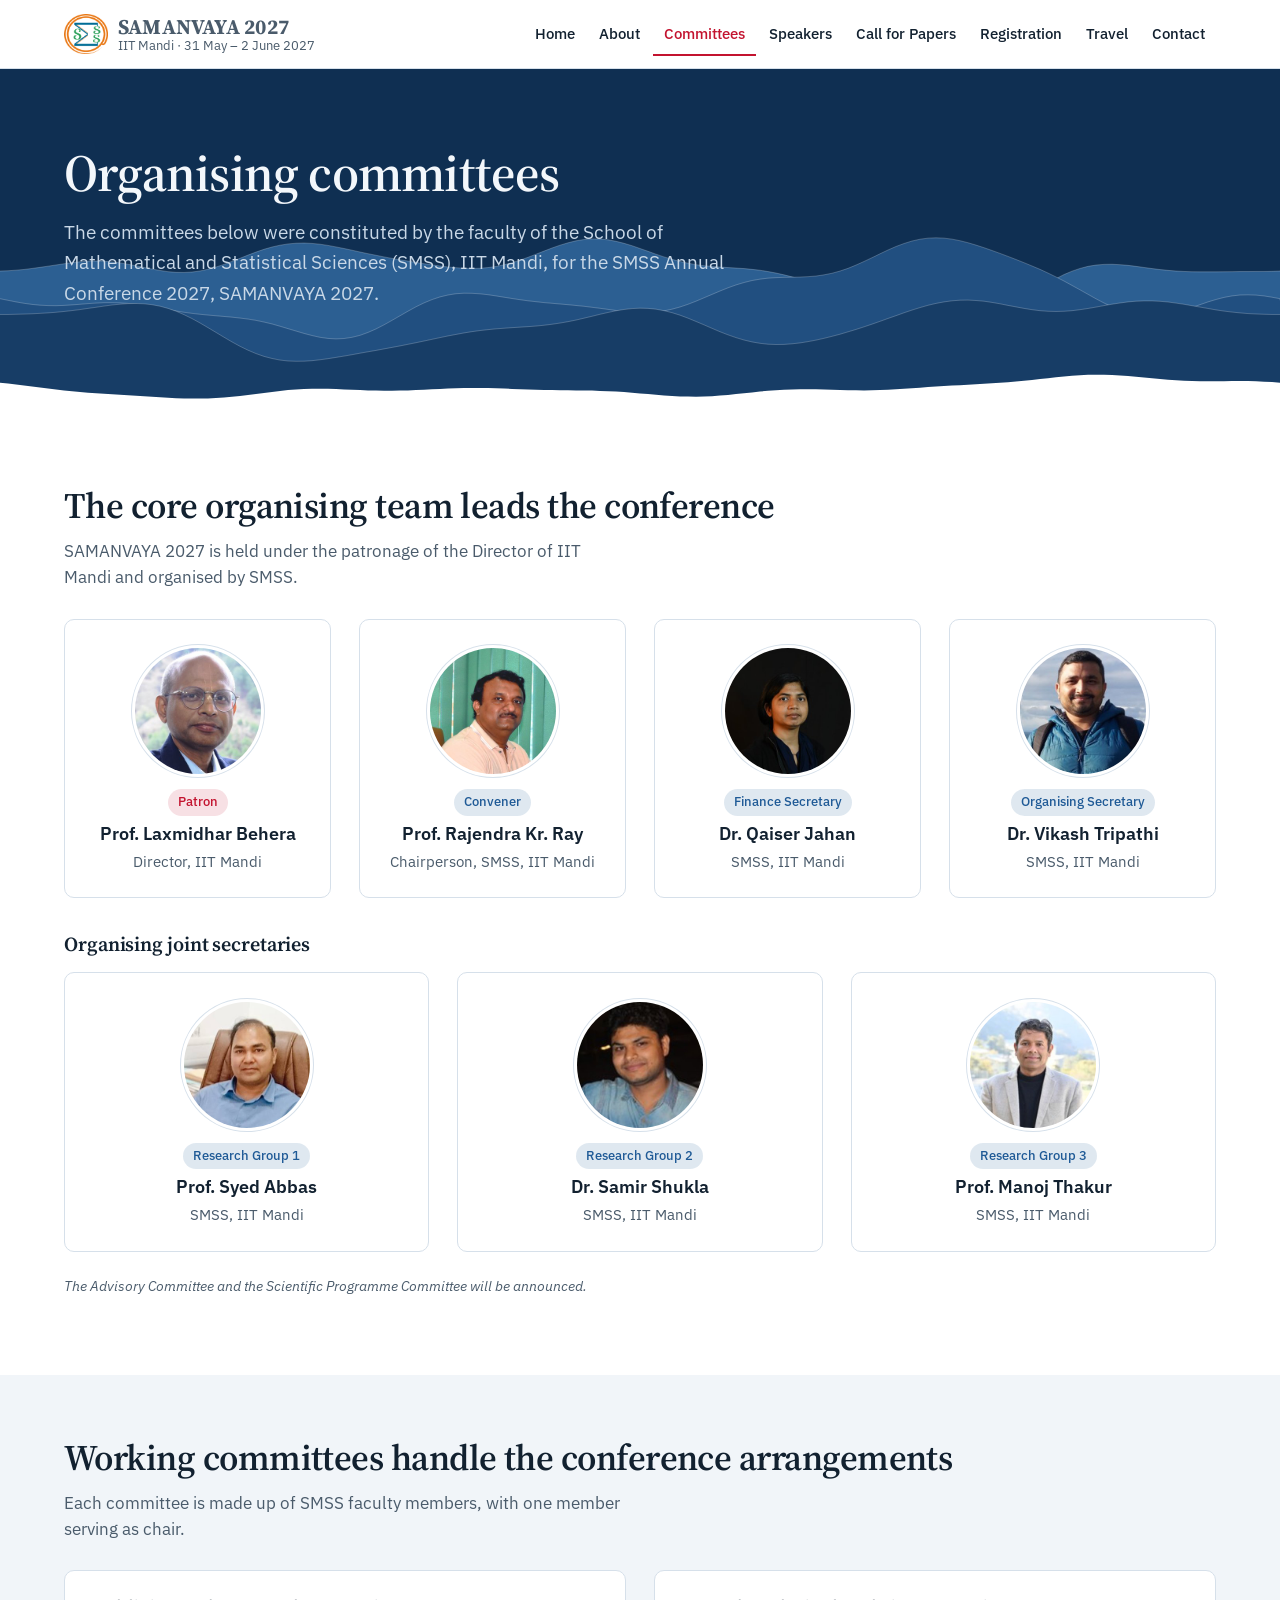
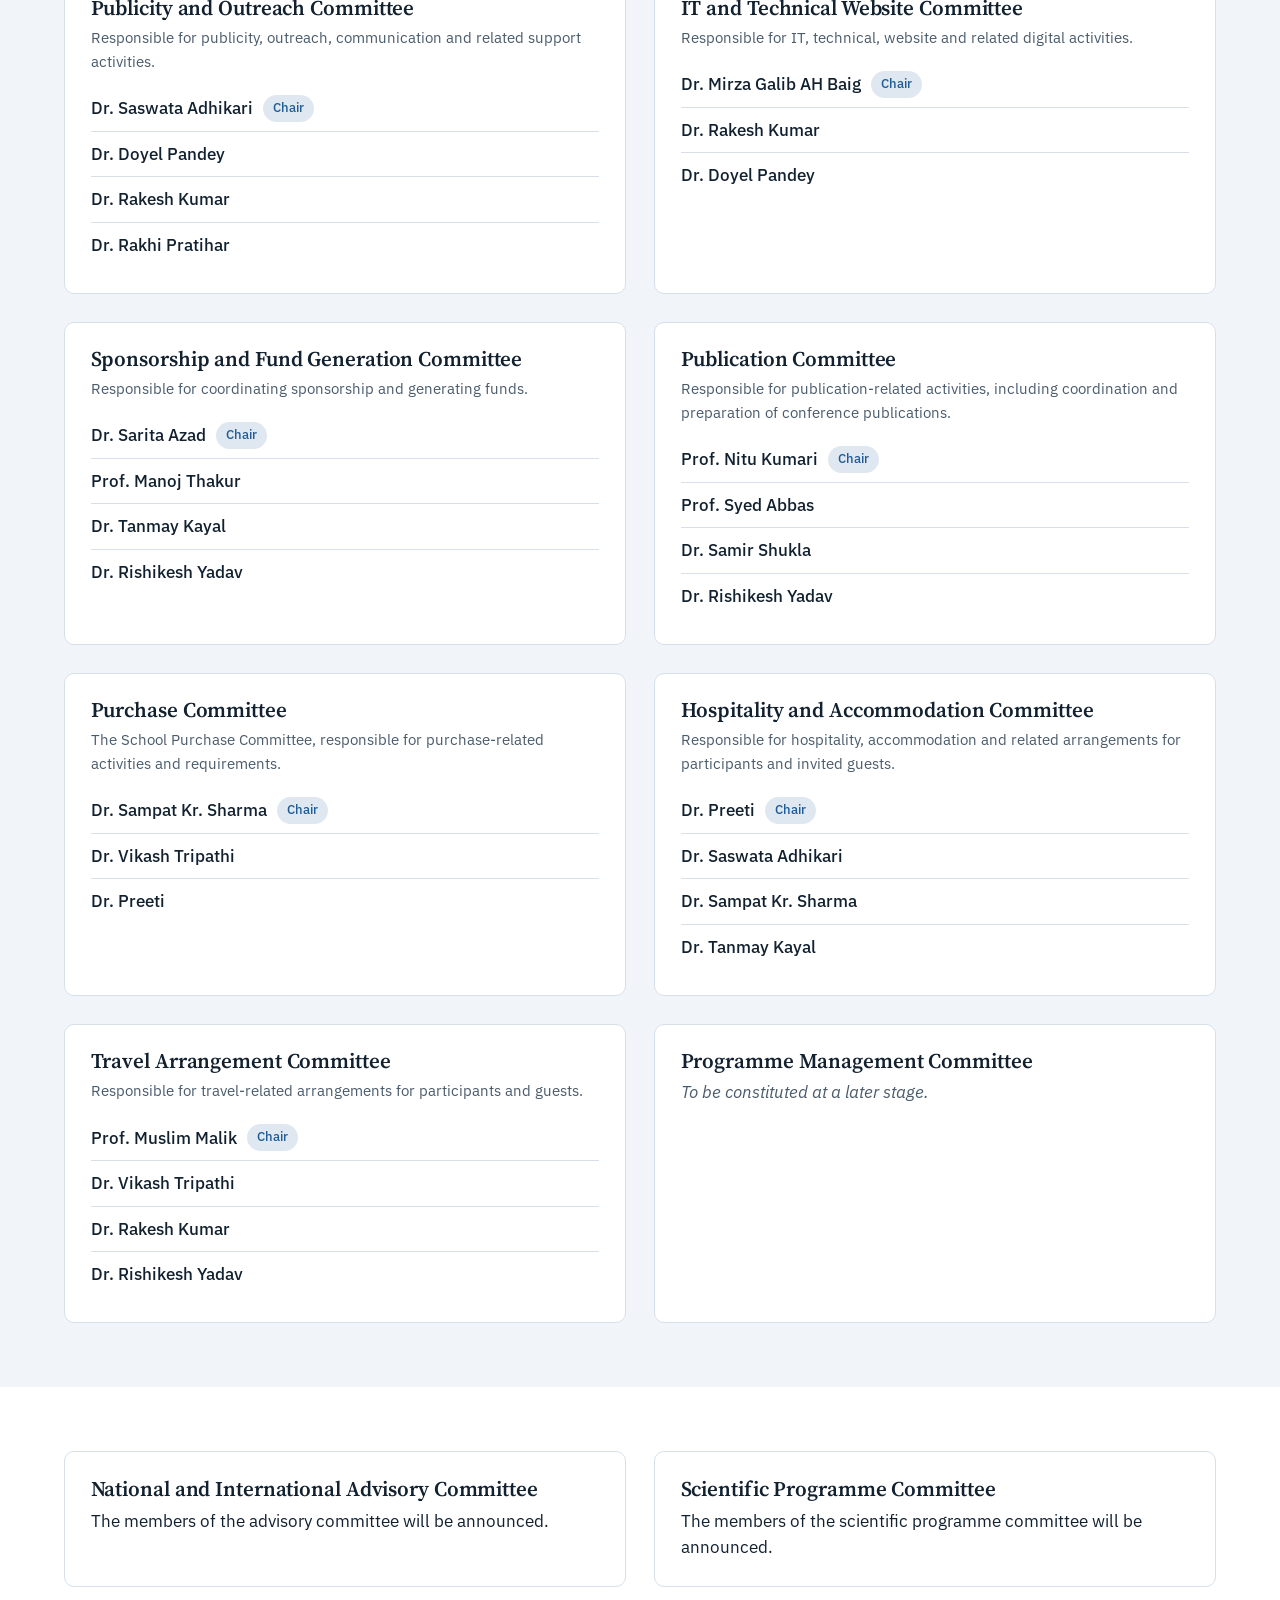
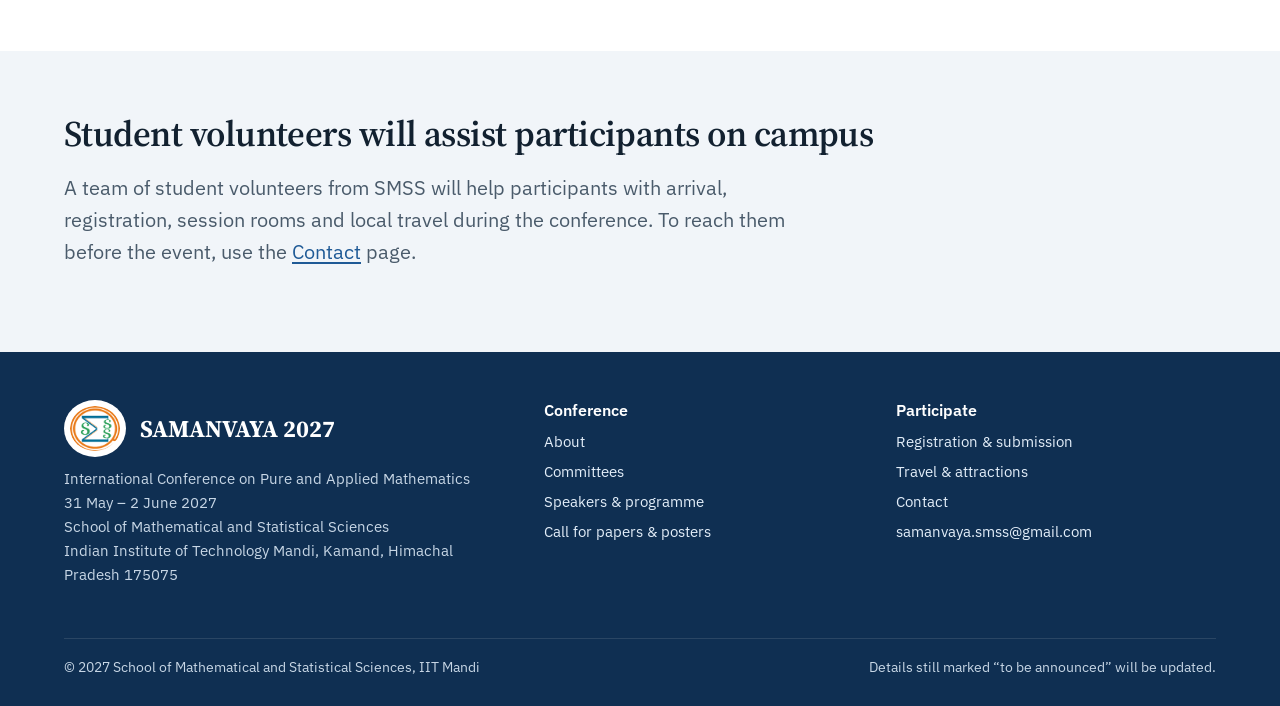
<file: committees.html>
<!DOCTYPE html>
<html lang="en">
<head>
<meta charset="utf-8">
<meta name="viewport" content="width=device-width, initial-scale=1">
<title>Committees | SAMANVAYA 2027</title>
<meta name="description" content="SAMANVAYA 2027: an international conference on pure and applied mathematics, 31 May – 2 June 2027, School of Mathematical and Statistical Sciences, IIT Mandi.">
<link rel="preconnect" href="https://fonts.googleapis.com">
<link rel="preconnect" href="https://fonts.gstatic.com" crossorigin>
<link rel="stylesheet" href="https://fonts.googleapis.com/css2?family=IBM+Plex+Sans:ital,wght@0,400;0,500;0,600;1,400&family=Source+Serif+4:opsz,wght@8..60,600;8..60,700&display=swap">
<link rel="icon" type="image/png" href="assets/smss-logo.png">
<link rel="stylesheet" href="css/style.css">
<style>
.com-gap{margin-top:24px}
.card.person{align-items:center;text-align:center;gap:6px;min-width:0}
.card.person .name{font-size:18px;line-height:1.3}
.card.person .avatar{margin-bottom:6px}
img.avatar{display:block;object-fit:cover;background:var(--bg2);border:3px solid var(--card);box-shadow:0 0 0 1px var(--line)}
.com-sub{margin:36px 0 16px;font-size:20px}
.com-card h3{margin-bottom:.3em}
.com-card .resp{color:var(--muted);font-size:15px;margin:0 0 12px}
.com-list{list-style:none;margin:0;padding:0}
.com-list li{display:flex;flex-wrap:wrap;align-items:center;gap:6px 10px;padding:9px 0;border-top:1px solid var(--line);font-weight:500}
.com-list li:first-child{border-top:0}
.com-card .later{margin:0;font-style:italic;color:var(--muted)}
@media(max-width:460px){.card.person .avatar.lg{width:108px;height:108px;font-size:30px}}
</style>
</head>
<body>

<header class="site-header">
  <div class="bar">
    <a class="brand" href="index.html" aria-label="SAMANVAYA 2027 home">
      <img src="assets/smss-logo.png" alt="School of Mathematical and Statistical Sciences logo" width="44" height="40">
      <span><b>SAMANVAYA 2027</b><span>IIT Mandi · 31 May – 2 June 2027</span></span>
    </a>
    <button class="nav-toggle" aria-expanded="false" aria-controls="site-nav"><i></i>Menu</button>
    <nav class="nav" id="site-nav" aria-label="Main">
      <ul>
        <li><a href="index.html">Home</a></li>
        <li><a href="about.html">About</a></li>
        <li><a href="committees.html">Committees</a></li>
        <li><a href="speakers.html">Speakers</a></li>
        <li><a href="call-for-papers.html">Call for Papers</a></li>
        <li><a href="registration.html">Registration</a></li>
        <li><a href="travel.html">Travel</a></li>
        <li><a href="contact.html">Contact</a></li>
      </ul>
    </nav>
  </div>
</header>

<main>
  <section class="page-hero">
    <div class="wrap">
      <h1>Organising committees</h1>
      <p>The committees below were constituted by the faculty of the School of Mathematical and Statistical Sciences (SMSS), IIT Mandi, for the SMSS Annual Conference 2027, SAMANVAYA 2027.</p>
    </div>
    <div class="ridge" data-seed="53" data-layers="4" data-fills="#2c5f92,#214f80,#173d66,var(--bg)"></div>
  </section>

  <section class="band">
    <div class="wrap">
      <div class="section-head">
        <h2>The core organising team leads the conference</h2>
        <p>SAMANVAYA 2027 is held under the patronage of the Director of IIT Mandi and organised by SMSS.</p>
      </div>
      <div class="grid g4">
        <div class="card person"><img class="avatar lg" src="assets/people/laxmidhar-behera.jpg" alt="Prof. Laxmidhar Behera" width="132" height="132" loading="lazy"><span class="chip red">Patron</span><span class="name">Prof. Laxmidhar Behera</span><span class="aff">Director, IIT Mandi</span></div>
        <div class="card person"><img class="avatar lg" src="assets/people/rajendra-kr-ray.jpg" alt="Prof. Rajendra Kr. Ray" width="132" height="132" loading="lazy"><span class="chip">Convener</span><span class="name">Prof. Rajendra Kr. Ray</span><span class="aff">Chairperson, SMSS, IIT Mandi</span></div>
        <div class="card person"><img class="avatar lg" src="assets/people/qaiser-jahan.jpg" alt="Dr. Qaiser Jahan" width="132" height="132" loading="lazy"><span class="chip">Finance Secretary</span><span class="name">Dr. Qaiser Jahan</span><span class="aff">SMSS, IIT Mandi</span></div>
        <div class="card person"><img class="avatar lg" src="assets/people/vikash-tripathi.jpg" alt="Dr. Vikash Tripathi" width="132" height="132" loading="lazy"><span class="chip">Organising Secretary</span><span class="name">Dr. Vikash Tripathi</span><span class="aff">SMSS, IIT Mandi</span></div>
      </div>
      <h3 class="com-sub">Organising joint secretaries</h3>
      <div class="grid g3">
        <div class="card person"><img class="avatar lg" src="assets/people/syed-abbas.jpg" alt="Prof. Syed Abbas" width="132" height="132" loading="lazy"><span class="chip">Research Group 1</span><span class="name">Prof. Syed Abbas</span><span class="aff">SMSS, IIT Mandi</span></div>
        <div class="card person"><img class="avatar lg" src="assets/people/samir-shukla.jpg" alt="Dr. Samir Shukla" width="132" height="132" loading="lazy"><span class="chip">Research Group 2</span><span class="name">Dr. Samir Shukla</span><span class="aff">SMSS, IIT Mandi</span></div>
        <div class="card person"><img class="avatar lg" src="assets/people/manoj-thakur.jpg" alt="Prof. Manoj Thakur" width="132" height="132" loading="lazy"><span class="chip">Research Group 3</span><span class="name">Prof. Manoj Thakur</span><span class="aff">SMSS, IIT Mandi</span></div>
      </div>
      <p class="note com-gap">The Advisory Committee and the Scientific Programme Committee will be announced.</p>
    </div>
  </section>

  <section class="band alt">
    <div class="wrap">
      <div class="section-head">
        <h2>Working committees handle the conference arrangements</h2>
        <p>Each committee is made up of SMSS faculty members, with one member serving as chair.</p>
      </div>
      <div class="grid g2">
        <div class="card com-card">
          <h3>Publicity and Outreach Committee</h3>
          <p class="resp">Responsible for publicity, outreach, communication and related support activities.</p>
          <ul class="com-list">
            <li>Dr. Saswata Adhikari <span class="chip">Chair</span></li>
            <li>Dr. Doyel Pandey</li>
            <li>Dr. Rakesh Kumar</li>
            <li>Dr. Rakhi Pratihar</li>
          </ul>
        </div>
        <div class="card com-card">
          <h3>IT and Technical Website Committee</h3>
          <p class="resp">Responsible for IT, technical, website and related digital activities.</p>
          <ul class="com-list">
            <li>Dr. Mirza Galib AH Baig <span class="chip">Chair</span></li>
            <li>Dr. Rakesh Kumar</li>
            <li>Dr. Doyel Pandey</li>
          </ul>
        </div>
        <div class="card com-card">
          <h3>Sponsorship and Fund Generation Committee</h3>
          <p class="resp">Responsible for coordinating sponsorship and generating funds.</p>
          <ul class="com-list">
            <li>Dr. Sarita Azad <span class="chip">Chair</span></li>
            <li>Prof. Manoj Thakur</li>
            <li>Dr. Tanmay Kayal</li>
            <li>Dr. Rishikesh Yadav</li>
          </ul>
        </div>
        <div class="card com-card">
          <h3>Publication Committee</h3>
          <p class="resp">Responsible for publication-related activities, including coordination and preparation of conference publications.</p>
          <ul class="com-list">
            <li>Prof. Nitu Kumari <span class="chip">Chair</span></li>
            <li>Prof. Syed Abbas</li>
            <li>Dr. Samir Shukla</li>
            <li>Dr. Rishikesh Yadav</li>
          </ul>
        </div>
        <div class="card com-card">
          <h3>Purchase Committee</h3>
          <p class="resp">The School Purchase Committee, responsible for purchase-related activities and requirements.</p>
          <ul class="com-list">
            <li>Dr. Sampat Kr. Sharma <span class="chip">Chair</span></li>
            <li>Dr. Vikash Tripathi</li>
            <li>Dr. Preeti</li>
          </ul>
        </div>
        <div class="card com-card">
          <h3>Hospitality and Accommodation Committee</h3>
          <p class="resp">Responsible for hospitality, accommodation and related arrangements for participants and invited guests.</p>
          <ul class="com-list">
            <li>Dr. Preeti <span class="chip">Chair</span></li>
            <li>Dr. Saswata Adhikari</li>
            <li>Dr. Sampat Kr. Sharma</li>
            <li>Dr. Tanmay Kayal</li>
          </ul>
        </div>
        <div class="card com-card">
          <h3>Travel Arrangement Committee</h3>
          <p class="resp">Responsible for travel-related arrangements for participants and guests.</p>
          <ul class="com-list">
            <li>Prof. Muslim Malik <span class="chip">Chair</span></li>
            <li>Dr. Vikash Tripathi</li>
            <li>Dr. Rakesh Kumar</li>
            <li>Dr. Rishikesh Yadav</li>
          </ul>
        </div>
        <div class="card com-card">
          <h3>Programme Management Committee</h3>
          <p class="later">To be constituted at a later stage.</p>
        </div>
      </div>
    </div>
  </section>

  <section class="band">
    <div class="wrap">
      <div class="grid g2">
        <div class="card">
          <h3>National and International Advisory Committee</h3>
          <p>The members of the advisory committee will be announced.</p>
        </div>
        <div class="card">
          <h3>Scientific Programme Committee</h3>
          <p>The members of the scientific programme committee will be announced.</p>
        </div>
      </div>
    </div>
  </section>

  <section class="band alt">
    <div class="wrap">
      <h2>Student volunteers will assist participants on campus</h2>
      <p class="lede">A team of student volunteers from SMSS will help participants with arrival, registration, session rooms and local travel during the conference. To reach them before the event, use the <a href="contact.html">Contact</a> page.</p>
    </div>
  </section>
</main>

<footer class="site-footer">
  <div class="wrap">
    <div>
      <div class="flogo"><img src="assets/smss-logo.png" alt="" width="62" height="56"><div class="fname">SAMANVAYA 2027</div></div>
      <p>International Conference on Pure and Applied Mathematics<br>31 May – 2 June 2027<br>School of Mathematical and Statistical Sciences<br>Indian Institute of Technology Mandi, Kamand, Himachal Pradesh 175075</p>
    </div>
    <div>
      <h4>Conference</h4>
      <ul>
        <li><a href="about.html">About</a></li>
        <li><a href="committees.html">Committees</a></li>
        <li><a href="speakers.html">Speakers &amp; programme</a></li>
        <li><a href="call-for-papers.html">Call for papers &amp; posters</a></li>
      </ul>
    </div>
    <div>
      <h4>Participate</h4>
      <ul>
        <li><a href="registration.html">Registration &amp; submission</a></li>
        <li><a href="travel.html">Travel &amp; attractions</a></li>
        <li><a href="contact.html">Contact</a></li>
        <li><a href="mailto:samanvaya.smss@gmail.com">samanvaya.smss@gmail.com</a></li>
      </ul>
    </div>
  </div>
  <div class="legal">
    <span>© 2027 School of Mathematical and Statistical Sciences, IIT Mandi</span>
    <span>Details still marked “to be announced” will be updated.</span>
  </div>
</footer>

<script src="js/main.js"></script>
</body>
</html>
</file>
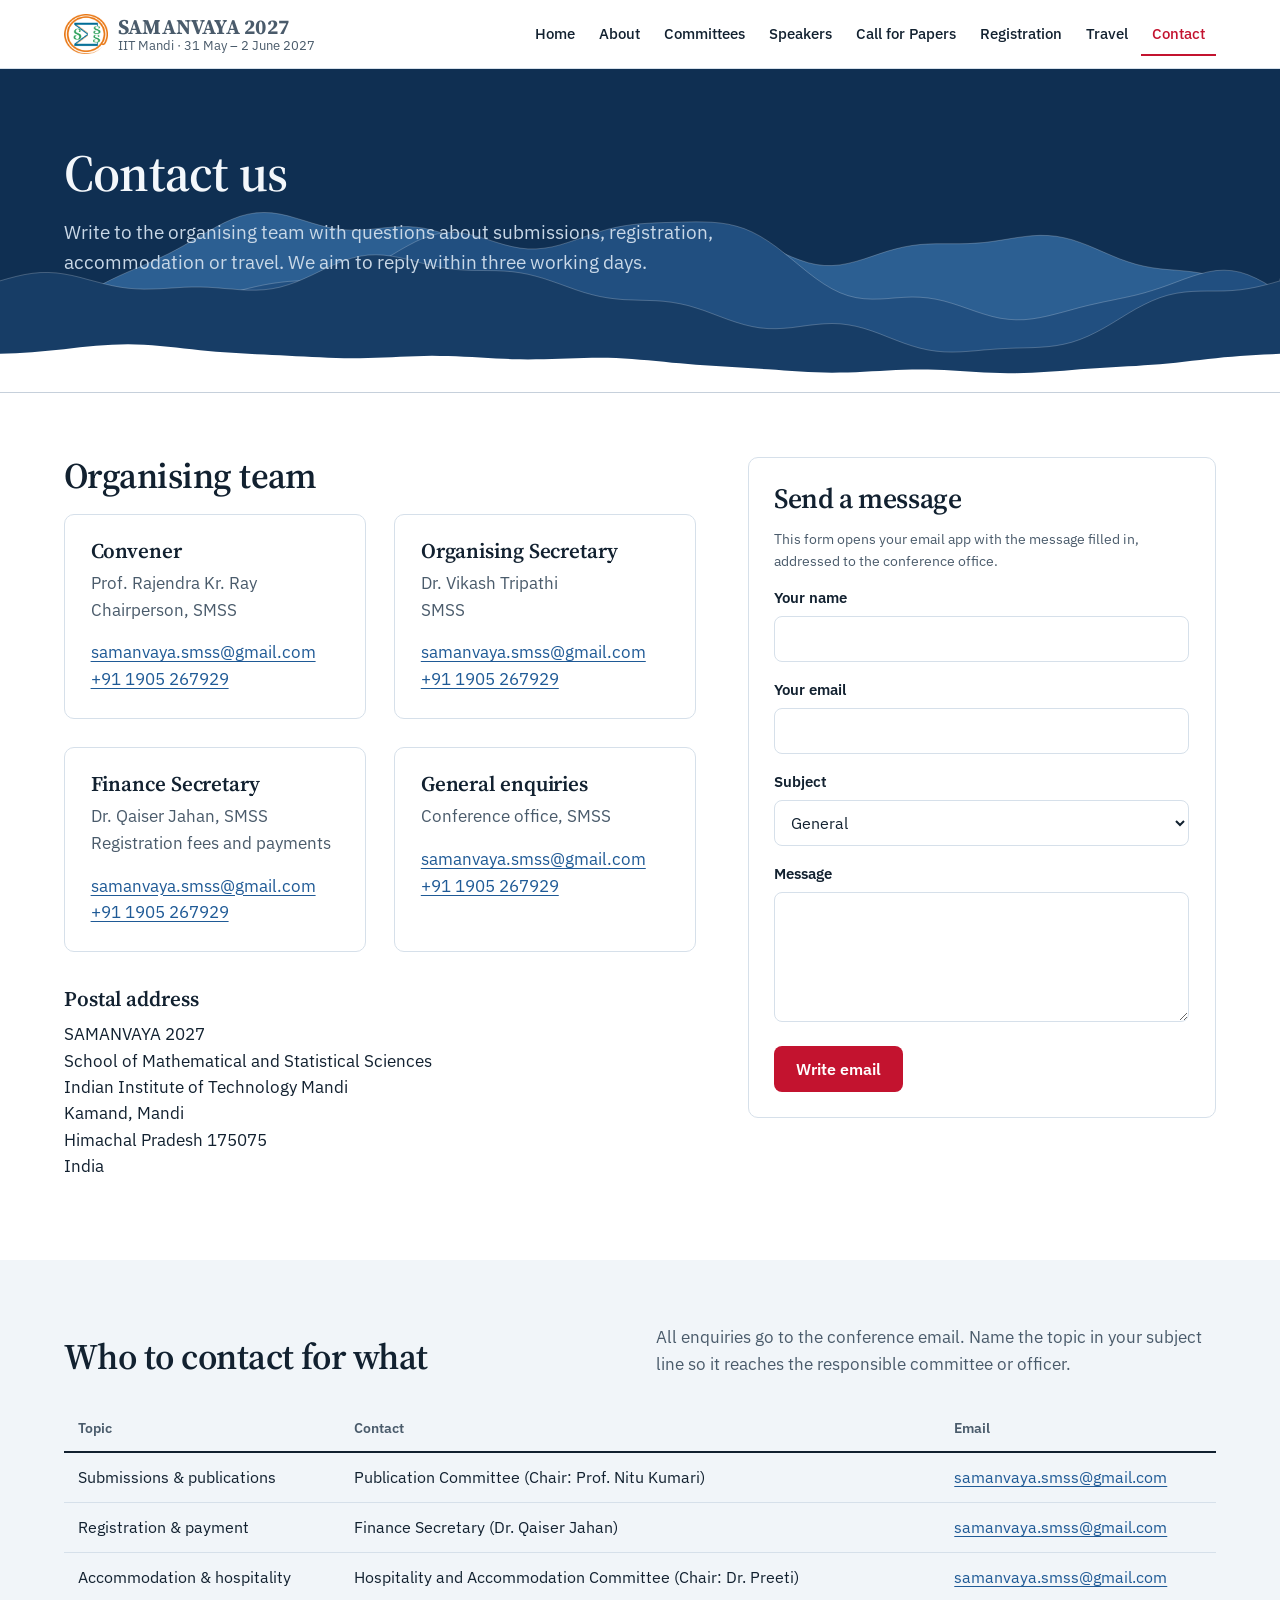
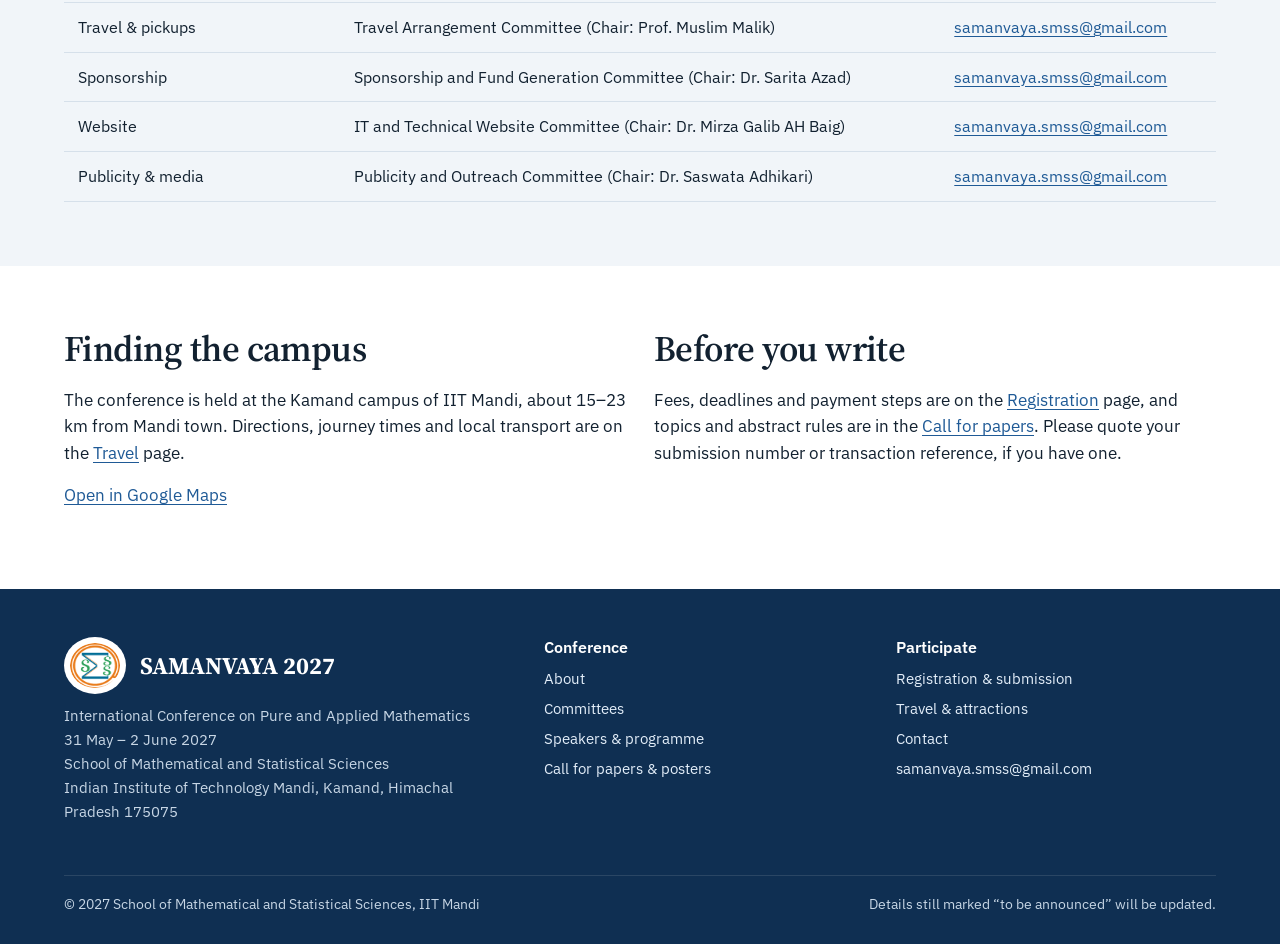
<file: contact.html>
<!DOCTYPE html>
<html lang="en">
<head>
<meta charset="utf-8">
<meta name="viewport" content="width=device-width, initial-scale=1">
<title>Contact | SAMANVAYA 2027</title>
<meta name="description" content="SAMANVAYA 2027: an international conference on pure and applied mathematics, 31 May – 2 June 2027, School of Mathematical and Statistical Sciences, IIT Mandi.">
<link rel="preconnect" href="https://fonts.googleapis.com">
<link rel="preconnect" href="https://fonts.gstatic.com" crossorigin>
<link rel="stylesheet" href="https://fonts.googleapis.com/css2?family=IBM+Plex+Sans:ital,wght@0,400;0,500;0,600;1,400&family=Source+Serif+4:opsz,wght@8..60,600;8..60,700&display=swap">
<link rel="icon" type="image/png" href="assets/smss-logo.png">
<link rel="stylesheet" href="css/style.css">
<style>
.contact-gap{margin-top:clamp(24px,3vw,36px)}
.contact-address{font-style:normal;margin-bottom:1em;line-height:1.6}
.contact-formhead{font-size:clamp(23px,2.6vw,28px)}
.contact-status{margin:14px 0 0;color:var(--green);font-weight:500}
.contact-status:empty{display:none}
.card a[href^="mailto:"],td a[href^="mailto:"]{overflow-wrap:anywhere}
</style>
</head>
<body>

<header class="site-header">
  <div class="bar">
    <a class="brand" href="index.html" aria-label="SAMANVAYA 2027 home">
      <img src="assets/smss-logo.png" alt="School of Mathematical and Statistical Sciences logo" width="44" height="40">
      <span><b>SAMANVAYA 2027</b><span>IIT Mandi · 31 May – 2 June 2027</span></span>
    </a>
    <button class="nav-toggle" aria-expanded="false" aria-controls="site-nav"><i></i>Menu</button>
    <nav class="nav" id="site-nav" aria-label="Main">
      <ul>
        <li><a href="index.html">Home</a></li>
        <li><a href="about.html">About</a></li>
        <li><a href="committees.html">Committees</a></li>
        <li><a href="speakers.html">Speakers</a></li>
        <li><a href="call-for-papers.html">Call for Papers</a></li>
        <li><a href="registration.html">Registration</a></li>
        <li><a href="travel.html">Travel</a></li>
        <li><a href="contact.html">Contact</a></li>
      </ul>
    </nav>
  </div>
</header>

<main>
  <section class="page-hero">
    <div class="wrap">
      <h1>Contact us</h1>
      <p>Write to the organising team with questions about submissions, registration, accommodation or travel. We aim to reply within three working days.</p>
    </div>
    <div class="ridge" data-seed="67" data-layers="4" data-fills="#2c5f92,#214f80,#173d66,var(--bg)"></div>
  </section>

  <section class="band">
    <div class="wrap split">
      <div>
        <h2>Organising team</h2>
        <div class="grid g2">
          <div class="card">
            <h3>Convener</h3>
            <p class="muted">Prof. Rajendra Kr. Ray<br>Chairperson, SMSS</p>
            <p><a href="mailto:samanvaya.smss@gmail.com">samanvaya.smss@gmail.com</a><br><a class="nowrap" href="tel:+911905267929">+91 1905 267929</a></p>
          </div>
          <div class="card">
            <h3>Organising Secretary</h3>
            <p class="muted">Dr. Vikash Tripathi<br>SMSS</p>
            <p><a href="mailto:samanvaya.smss@gmail.com">samanvaya.smss@gmail.com</a><br><a class="nowrap" href="tel:+911905267929">+91 1905 267929</a></p>
          </div>
          <div class="card">
            <h3>Finance Secretary</h3>
            <p class="muted">Dr. Qaiser Jahan, SMSS<br>Registration fees and payments</p>
            <p><a href="mailto:samanvaya.smss@gmail.com">samanvaya.smss@gmail.com</a><br><a class="nowrap" href="tel:+911905267929">+91 1905 267929</a></p>
          </div>
          <div class="card">
            <h3>General enquiries</h3>
            <p class="muted">Conference office, SMSS</p>
            <p><a href="mailto:samanvaya.smss@gmail.com">samanvaya.smss@gmail.com</a><br><a class="nowrap" href="tel:+911905267929">+91 1905 267929</a></p>
          </div>
        </div>
        <h3 class="contact-gap">Postal address</h3>
        <address class="contact-address">SAMANVAYA 2027<br>School of Mathematical and Statistical Sciences<br>Indian Institute of Technology Mandi<br>Kamand, Mandi<br>Himachal Pradesh 175075<br>India</address>
      </div>

      <div class="card">
        <h2 class="contact-formhead">Send a message</h2>
        <p class="muted small">This form opens your email app with the message filled in, addressed to the conference office.</p>
        <form id="contact-form" novalidate>
          <div class="field">
            <label for="cf-name">Your name</label>
            <input id="cf-name" name="name" type="text" autocomplete="name" required>
          </div>
          <div class="field">
            <label for="cf-email">Your email</label>
            <input id="cf-email" name="email" type="email" autocomplete="email" required>
          </div>
          <div class="field">
            <label for="cf-subject">Subject</label>
            <select id="cf-subject" name="subject">
              <option>General</option>
              <option>Submission</option>
              <option>Registration &amp; payment</option>
              <option>Accommodation</option>
              <option>Travel</option>
              <option>Sponsorship</option>
              <option>Other</option>
            </select>
          </div>
          <div class="field">
            <label for="cf-message">Message</label>
            <textarea id="cf-message" name="message" required></textarea>
          </div>
          <div class="btns">
            <button class="btn primary" type="submit">Write email</button>
          </div>
          <p id="cf-status" class="small contact-status" role="status" aria-live="polite"></p>
        </form>
      </div>
    </div>
  </section>

  <section class="band alt">
    <div class="wrap">
      <div class="section-head">
        <h2>Who to contact for what</h2>
        <p>All enquiries go to the conference email. Name the topic in your subject line so it reaches the responsible committee or officer.</p>
      </div>
      <div class="scroll">
        <table class="stack">
          <thead>
            <tr><th scope="col">Topic</th><th scope="col">Contact</th><th scope="col">Email</th></tr>
          </thead>
          <tbody>
            <tr><td data-l="Topic">Submissions &amp; publications</td><td data-l="Contact">Publication Committee (Chair: Prof. Nitu Kumari)</td><td data-l="Email"><a href="mailto:samanvaya.smss@gmail.com">samanvaya.smss@gmail.com</a></td></tr>
            <tr><td data-l="Topic">Registration &amp; payment</td><td data-l="Contact">Finance Secretary (Dr. Qaiser Jahan)</td><td data-l="Email"><a href="mailto:samanvaya.smss@gmail.com">samanvaya.smss@gmail.com</a></td></tr>
            <tr><td data-l="Topic">Accommodation &amp; hospitality</td><td data-l="Contact">Hospitality and Accommodation Committee (Chair: Dr. Preeti)</td><td data-l="Email"><a href="mailto:samanvaya.smss@gmail.com">samanvaya.smss@gmail.com</a></td></tr>
            <tr><td data-l="Topic">Travel &amp; pickups</td><td data-l="Contact">Travel Arrangement Committee (Chair: Prof. Muslim Malik)</td><td data-l="Email"><a href="mailto:samanvaya.smss@gmail.com">samanvaya.smss@gmail.com</a></td></tr>
            <tr><td data-l="Topic">Sponsorship</td><td data-l="Contact">Sponsorship and Fund Generation Committee (Chair: Dr. Sarita Azad)</td><td data-l="Email"><a href="mailto:samanvaya.smss@gmail.com">samanvaya.smss@gmail.com</a></td></tr>
            <tr><td data-l="Topic">Website</td><td data-l="Contact">IT and Technical Website Committee (Chair: Dr. Mirza Galib AH Baig)</td><td data-l="Email"><a href="mailto:samanvaya.smss@gmail.com">samanvaya.smss@gmail.com</a></td></tr>
            <tr><td data-l="Topic">Publicity &amp; media</td><td data-l="Contact">Publicity and Outreach Committee (Chair: Dr. Saswata Adhikari)</td><td data-l="Email"><a href="mailto:samanvaya.smss@gmail.com">samanvaya.smss@gmail.com</a></td></tr>
          </tbody>
        </table>
      </div>
    </div>
  </section>

  <section class="band">
    <div class="wrap grid g2">
      <div>
        <h2>Finding the campus</h2>
        <p>The conference is held at the Kamand campus of IIT Mandi, about 15–23 km from Mandi town. Directions, journey times and local transport are on the <a href="travel.html">Travel</a> page.</p>
        <p><a href="https://www.google.com/maps/search/?api=1&amp;query=IIT+Mandi+Kamand+Campus" target="_blank" rel="noopener">Open in Google Maps</a></p>
      </div>
      <div>
        <h2>Before you write</h2>
        <p>Fees, deadlines and payment steps are on the <a href="registration.html">Registration</a> page, and topics and abstract rules are in the <a href="call-for-papers.html">Call for papers</a>. Please quote your submission number or transaction reference, if you have one.</p>
      </div>
    </div>
  </section>
</main>

<footer class="site-footer">
  <div class="wrap">
    <div>
      <div class="flogo"><img src="assets/smss-logo.png" alt="" width="62" height="56"><div class="fname">SAMANVAYA 2027</div></div>
      <p>International Conference on Pure and Applied Mathematics<br>31 May – 2 June 2027<br>School of Mathematical and Statistical Sciences<br>Indian Institute of Technology Mandi, Kamand, Himachal Pradesh 175075</p>
    </div>
    <div>
      <h4>Conference</h4>
      <ul>
        <li><a href="about.html">About</a></li>
        <li><a href="committees.html">Committees</a></li>
        <li><a href="speakers.html">Speakers &amp; programme</a></li>
        <li><a href="call-for-papers.html">Call for papers &amp; posters</a></li>
      </ul>
    </div>
    <div>
      <h4>Participate</h4>
      <ul>
        <li><a href="registration.html">Registration &amp; submission</a></li>
        <li><a href="travel.html">Travel &amp; attractions</a></li>
        <li><a href="contact.html">Contact</a></li>
        <li><a href="mailto:samanvaya.smss@gmail.com">samanvaya.smss@gmail.com</a></li>
      </ul>
    </div>
  </div>
  <div class="legal">
    <span>© 2027 School of Mathematical and Statistical Sciences, IIT Mandi</span>
    <span>Details still marked “to be announced” will be updated.</span>
  </div>
</footer>

<script src="js/main.js"></script>
<script>
{
  const form = document.getElementById('contact-form');
  const status = document.getElementById('cf-status');
  const to = 'samanvaya.smss@gmail.com';
  form.addEventListener('submit', e => {
    e.preventDefault();
    if (!form.reportValidity()) return;
    const name = form.elements.name.value.trim();
    const email = form.elements.email.value.trim();
    const topic = form.elements.subject.value;
    const subject = 'SAMANVAYA 2027: ' + topic + ' enquiry';
    const body = form.elements.message.value.trim() + '\n\n' + name + '\n' + email;
    location.href = 'mailto:' + to + '?subject=' + encodeURIComponent(subject) + '&body=' + encodeURIComponent(body);
    status.textContent = 'Your email app should open with the message ready to send. If it doesn\'t, write to ' + to + '.';
  });
}
</script>
</body>
</html>
</file>
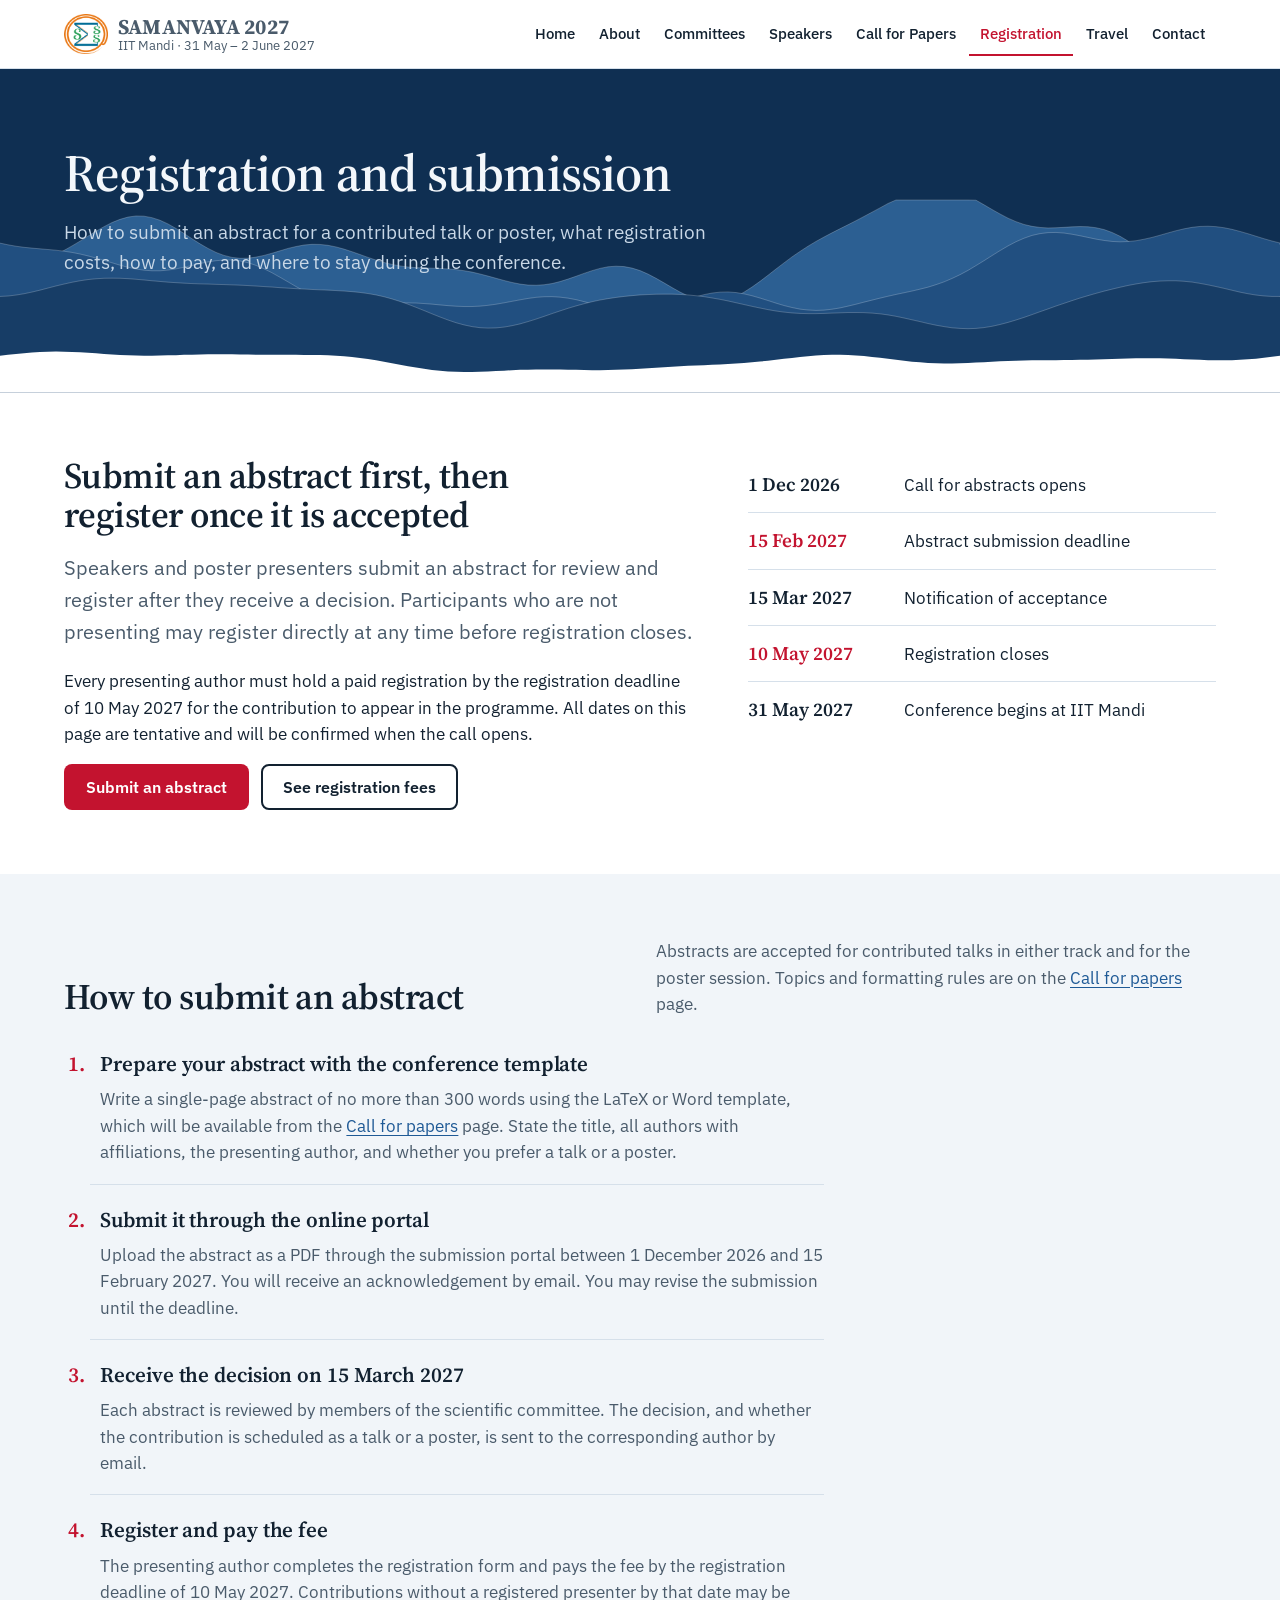
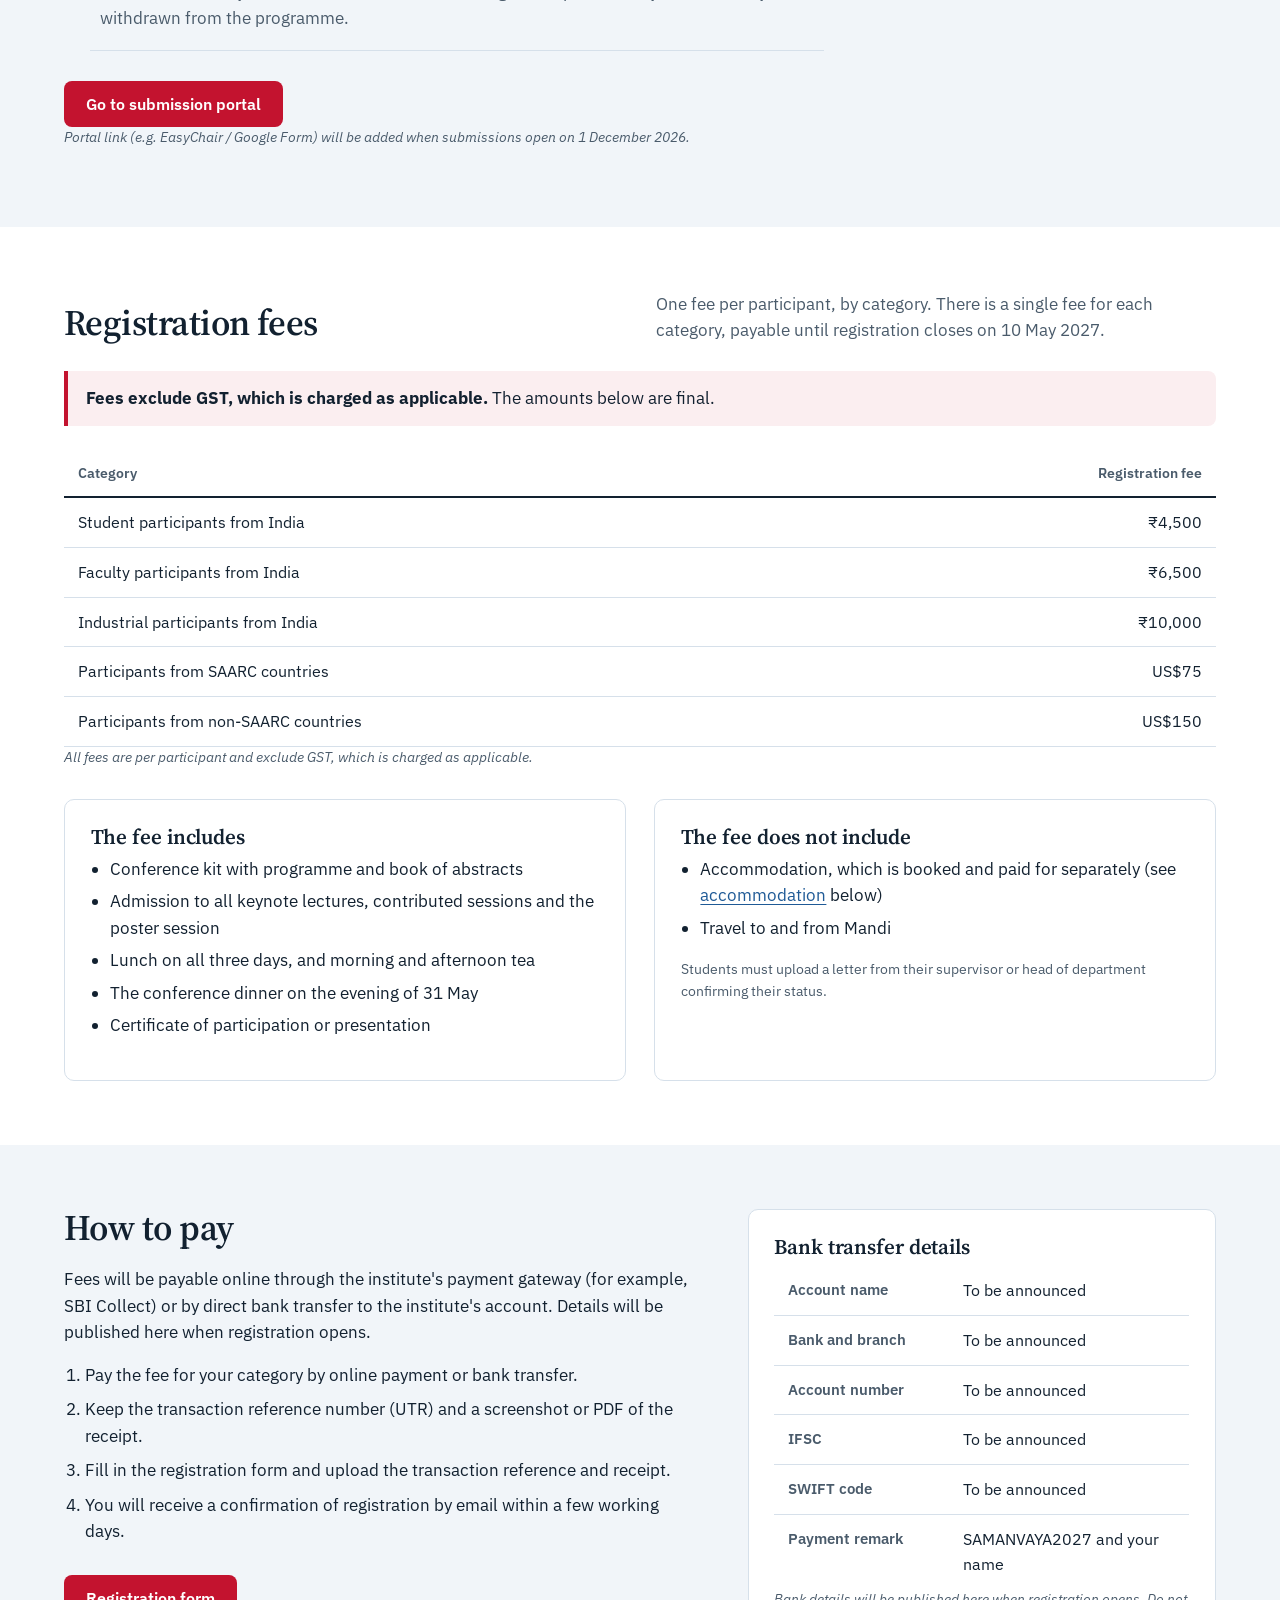
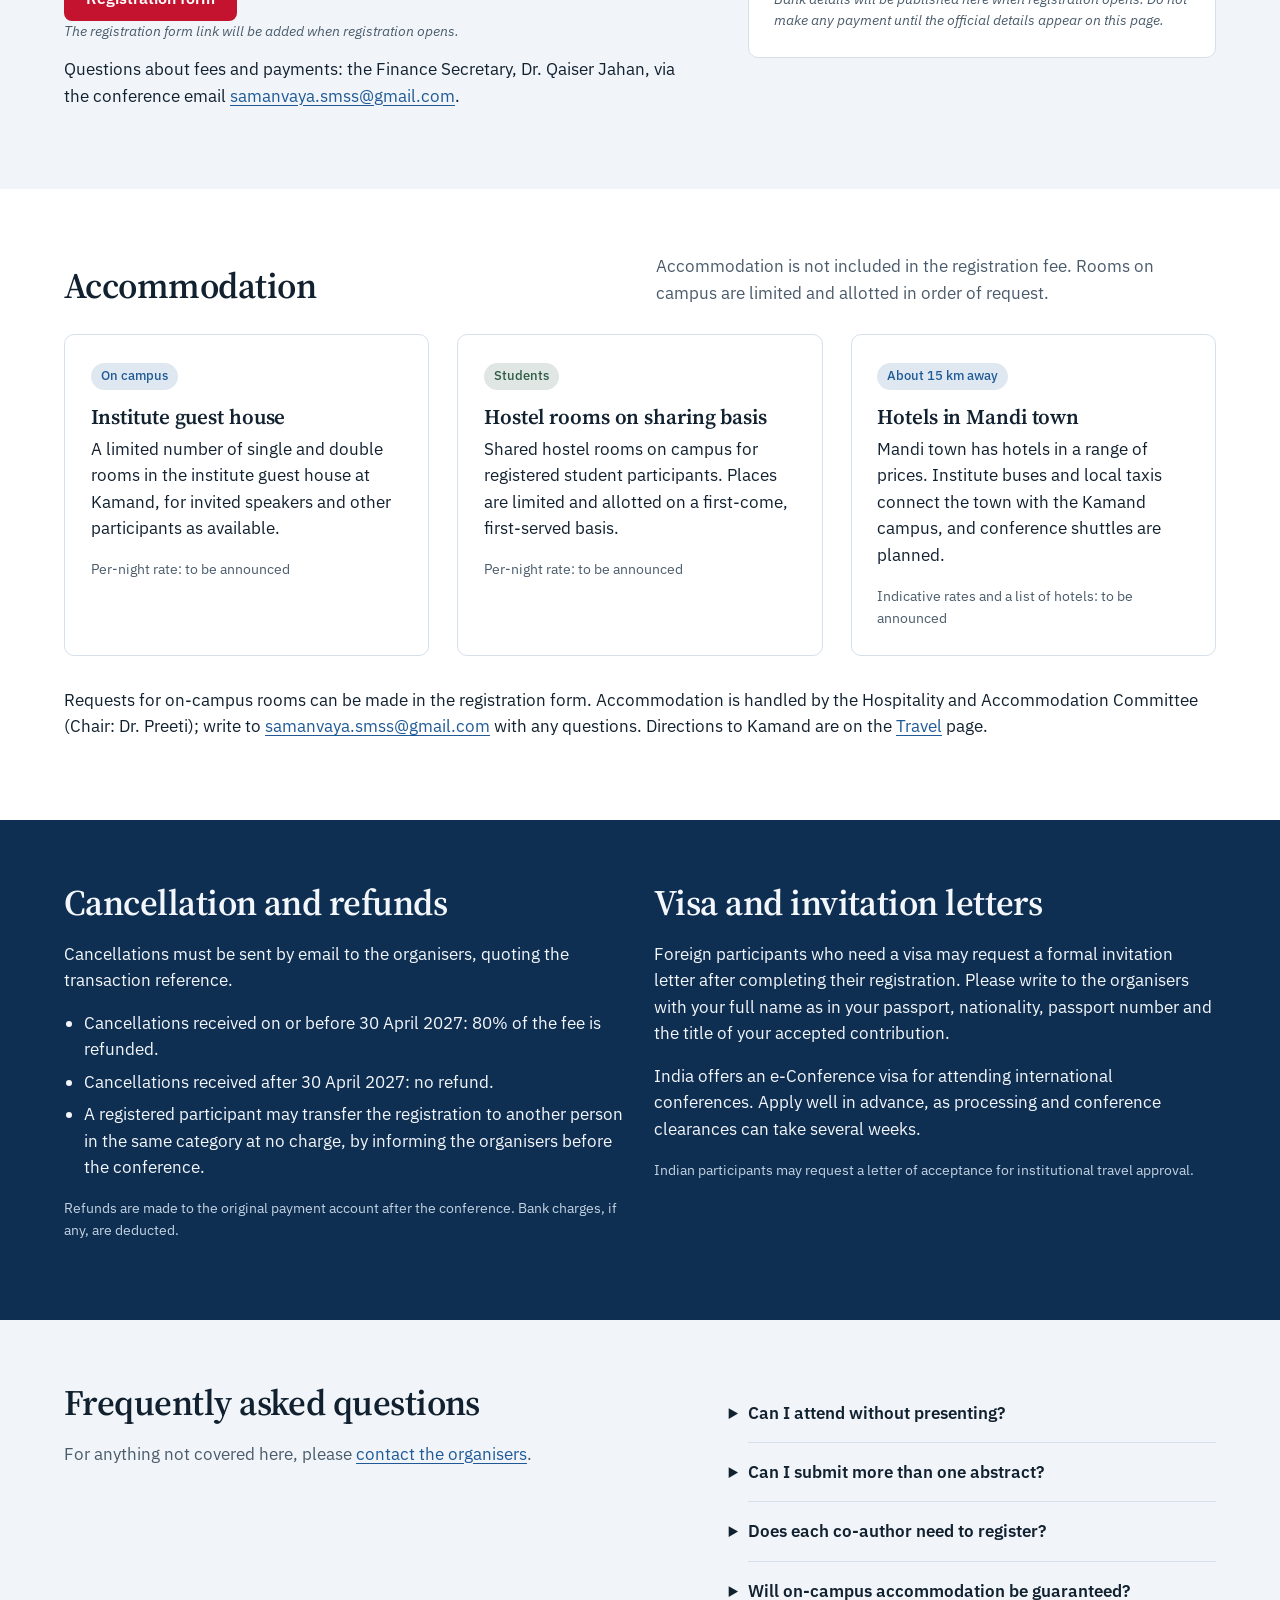
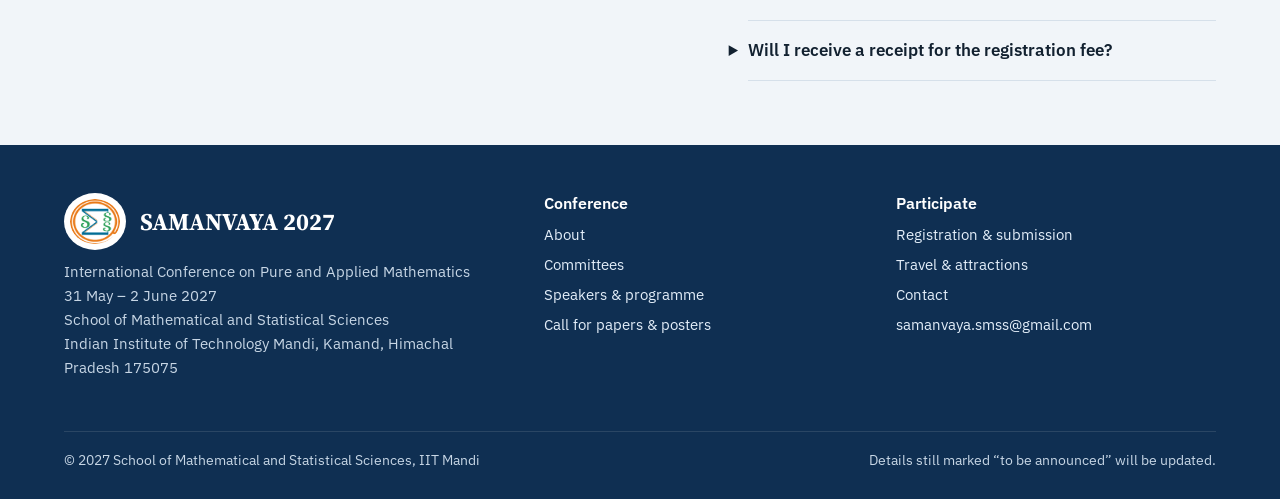
<file: registration.html>
<!DOCTYPE html>
<html lang="en">
<head>
<meta charset="utf-8">
<meta name="viewport" content="width=device-width, initial-scale=1">
<title>Registration | SAMANVAYA 2027</title>
<meta name="description" content="SAMANVAYA 2027: an international conference on pure and applied mathematics, 31 May – 2 June 2027, School of Mathematical and Statistical Sciences, IIT Mandi.">
<link rel="preconnect" href="https://fonts.googleapis.com">
<link rel="preconnect" href="https://fonts.gstatic.com" crossorigin>
<link rel="stylesheet" href="https://fonts.googleapis.com/css2?family=IBM+Plex+Sans:ital,wght@0,400;0,500;0,600;1,400&family=Source+Serif+4:opsz,wght@8..60,600;8..60,700&display=swap">
<link rel="icon" type="image/png" href="assets/smss-logo.png">
<link rel="stylesheet" href="css/style.css">
<style>
.reg-steps{margin:0;padding-left:1.6em;max-width:76ch}
.reg-steps li{padding:4px 0 18px 10px;margin-bottom:16px;border-bottom:1px solid var(--line)}
.reg-steps li:last-child{margin-bottom:0}
.reg-steps li::marker{font:600 21px var(--serif);color:var(--red)}
.reg-steps p{margin:0;color:var(--muted)}
.reg-plain{padding-left:1.3em;margin:0 0 1em}
.reg-plain li{margin-bottom:8px}
.reg-list{padding-left:1.2em;margin:0 0 1em}
.reg-list li{margin-bottom:6px}
.reg-gap{margin-top:clamp(20px,2.4vw,32px)}
.reg-def th{width:42%;font-weight:600;color:var(--muted);font-size:14.5px}
.reg-def tr:last-child th,.reg-def tr:last-child td{border-bottom:0}
@media(max-width:460px){.reg-def th,.reg-def td{display:block;width:auto;border:0;padding:2px 0}.reg-def tr{display:block;padding:8px 0;border-bottom:1px solid var(--line)}}
</style>
</head>
<body>

<header class="site-header">
  <div class="bar">
    <a class="brand" href="index.html" aria-label="SAMANVAYA 2027 home">
      <img src="assets/smss-logo.png" alt="School of Mathematical and Statistical Sciences logo" width="44" height="40">
      <span><b>SAMANVAYA 2027</b><span>IIT Mandi · 31 May – 2 June 2027</span></span>
    </a>
    <button class="nav-toggle" aria-expanded="false" aria-controls="site-nav"><i></i>Menu</button>
    <nav class="nav" id="site-nav" aria-label="Main">
      <ul>
        <li><a href="index.html">Home</a></li>
        <li><a href="about.html">About</a></li>
        <li><a href="committees.html">Committees</a></li>
        <li><a href="speakers.html">Speakers</a></li>
        <li><a href="call-for-papers.html">Call for Papers</a></li>
        <li><a href="registration.html">Registration</a></li>
        <li><a href="travel.html">Travel</a></li>
        <li><a href="contact.html">Contact</a></li>
      </ul>
    </nav>
  </div>
</header>

<main>
  <section class="page-hero">
    <div class="wrap">
      <h1>Registration and submission</h1>
      <p>How to submit an abstract for a contributed talk or poster, what registration costs, how to pay, and where to stay during the conference.</p>
    </div>
    <div class="ridge" data-seed="41" data-layers="4" data-fills="#2c5f92,#214f80,#173d66,var(--bg)"></div>
  </section>

  <section class="band">
    <div class="wrap split">
      <div>
        <h2>Submit an abstract first, then register once it is accepted</h2>
        <p class="lede">Speakers and poster presenters submit an abstract for review and register after they receive a decision. Participants who are not presenting may register directly at any time before registration closes.</p>
        <p>Every presenting author must hold a paid registration by the registration deadline of 10 May 2027 for the contribution to appear in the programme. All dates on this page are tentative and will be confirmed when the call opens.</p>
        <div class="btns">
          <a class="btn primary" href="#submit">Submit an abstract</a>
          <a class="btn ghost" href="#fees">See registration fees</a>
        </div>
      </div>
      <ul class="dates" aria-label="Key dates (tentative)">
        <li><time datetime="2026-12-01">1 Dec 2026</time><div>Call for abstracts opens</div></li>
        <li class="key"><time datetime="2027-02-15">15 Feb 2027</time><div>Abstract submission deadline</div></li>
        <li><time datetime="2027-03-15">15 Mar 2027</time><div>Notification of acceptance</div></li>
        <li class="key"><time datetime="2027-05-10">10 May 2027</time><div>Registration closes</div></li>
        <li><time datetime="2027-05-31">31 May 2027</time><div>Conference begins at IIT Mandi</div></li>
      </ul>
    </div>
  </section>

  <section class="band alt" id="submit">
    <div class="wrap">
      <div class="section-head">
        <h2>How to submit an abstract</h2>
        <p>Abstracts are accepted for contributed talks in either track and for the poster session. Topics and formatting rules are on the <a href="call-for-papers.html">Call for papers</a> page.</p>
      </div>
      <ol class="reg-steps">
        <li>
          <h3>Prepare your abstract with the conference template</h3>
          <p>Write a single-page abstract of no more than 300 words using the LaTeX or Word template, which will be available from the <a href="call-for-papers.html">Call for papers</a> page. State the title, all authors with affiliations, the presenting author, and whether you prefer a talk or a poster.</p>
        </li>
        <li>
          <h3>Submit it through the online portal</h3>
          <p>Upload the abstract as a PDF through the submission portal between 1 December 2026 and 15 February 2027. You will receive an acknowledgement by email. You may revise the submission until the deadline.</p>
        </li>
        <li>
          <h3>Receive the decision on 15 March 2027</h3>
          <p>Each abstract is reviewed by members of the scientific committee. The decision, and whether the contribution is scheduled as a talk or a poster, is sent to the corresponding author by email.</p>
        </li>
        <li>
          <h3>Register and pay the fee</h3>
          <p>The presenting author completes the registration form and pays the fee by the registration deadline of 10 May 2027. Contributions without a registered presenter by that date may be withdrawn from the programme.</p>
        </li>
      </ol>
      <div class="btns reg-gap">
        <a class="btn primary" href="#">Go to submission portal</a>
      </div>
      <p class="note">Portal link (e.g. EasyChair / Google Form) will be added when submissions open on 1 December 2026.</p>
    </div>
  </section>

  <section class="band" id="fees">
    <div class="wrap">
      <div class="section-head">
        <h2>Registration fees</h2>
        <p>One fee per participant, by category. There is a single fee for each category, payable until registration closes on 10 May 2027.</p>
      </div>
      <div class="notice">
        <p><strong>Fees exclude GST, which is charged as applicable.</strong> The amounts below are final.</p>
      </div>
      <div class="scroll">
        <table class="stack">
          <thead>
            <tr><th scope="col">Category</th><th scope="col" class="num">Registration fee</th></tr>
          </thead>
          <tbody>
            <tr><td data-l="Category">Student participants from India</td><td class="num" data-l="Fee">₹4,500</td></tr>
            <tr><td data-l="Category">Faculty participants from India</td><td class="num" data-l="Fee">₹6,500</td></tr>
            <tr><td data-l="Category">Industrial participants from India</td><td class="num" data-l="Fee">₹10,000</td></tr>
            <tr><td data-l="Category">Participants from SAARC countries</td><td class="num" data-l="Fee">US$75</td></tr>
            <tr><td data-l="Category">Participants from non-SAARC countries</td><td class="num" data-l="Fee">US$150</td></tr>
          </tbody>
        </table>
      </div>
      <p class="note">All fees are per participant and exclude GST, which is charged as applicable.</p>
      <div class="grid g2 reg-gap">
        <div class="card">
          <h3>The fee includes</h3>
          <ul class="reg-list">
            <li>Conference kit with programme and book of abstracts</li>
            <li>Admission to all keynote lectures, contributed sessions and the poster session</li>
            <li>Lunch on all three days, and morning and afternoon tea</li>
            <li>The conference dinner on the evening of 31 May</li>
            <li>Certificate of participation or presentation</li>
          </ul>
        </div>
        <div class="card">
          <h3>The fee does not include</h3>
          <ul class="reg-list">
            <li>Accommodation, which is booked and paid for separately (see <a href="#accommodation">accommodation</a> below)</li>
            <li>Travel to and from Mandi</li>
          </ul>
          <p class="muted small">Students must upload a letter from their supervisor or head of department confirming their status.</p>
        </div>
      </div>
    </div>
  </section>

  <section class="band alt" id="pay">
    <div class="wrap split">
      <div>
        <h2>How to pay</h2>
        <p>Fees will be payable online through the institute's payment gateway (for example, SBI Collect) or by direct bank transfer to the institute's account. Details will be published here when registration opens.</p>
        <ol class="reg-plain">
          <li>Pay the fee for your category by online payment or bank transfer.</li>
          <li>Keep the transaction reference number (UTR) and a screenshot or PDF of the receipt.</li>
          <li>Fill in the registration form and upload the transaction reference and receipt.</li>
          <li>You will receive a confirmation of registration by email within a few working days.</li>
        </ol>
        <div class="btns reg-gap">
          <a class="btn primary" href="#">Registration form</a>
        </div>
        <p class="note">The registration form link will be added when registration opens.</p>
        <p>Questions about fees and payments: the Finance Secretary, Dr. Qaiser Jahan, via the conference email <a href="mailto:samanvaya.smss@gmail.com">samanvaya.smss@gmail.com</a>.</p>
      </div>
      <div class="card">
        <h3>Bank transfer details</h3>
        <table class="reg-def">
          <tbody>
            <tr><th scope="row">Account name</th><td>To be announced</td></tr>
            <tr><th scope="row">Bank and branch</th><td>To be announced</td></tr>
            <tr><th scope="row">Account number</th><td>To be announced</td></tr>
            <tr><th scope="row">IFSC</th><td>To be announced</td></tr>
            <tr><th scope="row">SWIFT code</th><td>To be announced</td></tr>
            <tr><th scope="row">Payment remark</th><td>SAMANVAYA2027 and your name</td></tr>
          </tbody>
        </table>
        <p class="note">Bank details will be published here when registration opens. Do not make any payment until the official details appear on this page.</p>
      </div>
    </div>
  </section>

  <section class="band" id="accommodation">
    <div class="wrap">
      <div class="section-head">
        <h2>Accommodation</h2>
        <p>Accommodation is not included in the registration fee. Rooms on campus are limited and allotted in order of request.</p>
      </div>
      <div class="grid g3">
        <div class="card">
          <p><span class="chip">On campus</span></p>
          <h3>Institute guest house</h3>
          <p>A limited number of single and double rooms in the institute guest house at Kamand, for invited speakers and other participants as available.</p>
          <p class="muted small">Per-night rate: to be announced</p>
        </div>
        <div class="card">
          <p><span class="chip green">Students</span></p>
          <h3>Hostel rooms on sharing basis</h3>
          <p>Shared hostel rooms on campus for registered student participants. Places are limited and allotted on a first-come, first-served basis.</p>
          <p class="muted small">Per-night rate: to be announced</p>
        </div>
        <div class="card">
          <p><span class="chip">About 15 km away</span></p>
          <h3>Hotels in Mandi town</h3>
          <p>Mandi town has hotels in a range of prices. Institute buses and local taxis connect the town with the Kamand campus, and conference shuttles are planned.</p>
          <p class="muted small">Indicative rates and a list of hotels: to be announced</p>
        </div>
      </div>
      <p class="reg-gap">Requests for on-campus rooms can be made in the registration form. Accommodation is handled by the Hospitality and Accommodation Committee (Chair: Dr. Preeti); write to <a href="mailto:samanvaya.smss@gmail.com">samanvaya.smss@gmail.com</a> with any questions. Directions to Kamand are on the <a href="travel.html">Travel</a> page.</p>
    </div>
  </section>

  <section class="band deep">
    <div class="wrap grid g2">
      <div>
        <h2>Cancellation and refunds</h2>
        <p>Cancellations must be sent by email to the organisers, quoting the transaction reference.</p>
        <ul class="reg-list">
          <li>Cancellations received on or before 30 April 2027: 80% of the fee is refunded.</li>
          <li>Cancellations received after 30 April 2027: no refund.</li>
          <li>A registered participant may transfer the registration to another person in the same category at no charge, by informing the organisers before the conference.</li>
        </ul>
        <p class="muted small">Refunds are made to the original payment account after the conference. Bank charges, if any, are deducted.</p>
      </div>
      <div>
        <h2>Visa and invitation letters</h2>
        <p>Foreign participants who need a visa may request a formal invitation letter after completing their registration. Please write to the organisers with your full name as in your passport, nationality, passport number and the title of your accepted contribution.</p>
        <p>India offers an e-Conference visa for attending international conferences. Apply well in advance, as processing and conference clearances can take several weeks.</p>
        <p class="muted small">Indian participants may request a letter of acceptance for institutional travel approval.</p>
      </div>
    </div>
  </section>

  <section class="band alt" id="faq">
    <div class="wrap split">
      <div>
        <h2>Frequently asked questions</h2>
        <p class="muted">For anything not covered here, please <a href="contact.html">contact the organisers</a>.</p>
      </div>
      <div>
        <details>
          <summary>Can I attend without presenting?</summary>
          <div><p>Yes. Anyone may register as a participant without submitting an abstract, until registration closes on 10 May 2027, subject to the capacity of the venue.</p></div>
        </details>
        <details>
          <summary>Can I submit more than one abstract?</summary>
          <div><p>Each participant may be the presenting author of one contribution. You may be a co-author on other submissions presented by your collaborators.</p></div>
        </details>
        <details>
          <summary>Does each co-author need to register?</summary>
          <div><p>Only the presenting author must register. Co-authors who wish to attend register in the usual way.</p></div>
        </details>
        <details>
          <summary>Will on-campus accommodation be guaranteed?</summary>
          <div><p>No. Rooms in the guest house and hostels are limited and are allotted in order of request. Participants who do not receive a room on campus can stay in Mandi town.</p></div>
        </details>
        <details>
          <summary>Will I receive a receipt for the registration fee?</summary>
          <div><p>Yes. A receipt in the name of the participant (or the paying institution, if requested in the form) will be issued for reimbursement purposes.</p></div>
        </details>
      </div>
    </div>
  </section>
</main>

<footer class="site-footer">
  <div class="wrap">
    <div>
      <div class="flogo"><img src="assets/smss-logo.png" alt="" width="62" height="56"><div class="fname">SAMANVAYA 2027</div></div>
      <p>International Conference on Pure and Applied Mathematics<br>31 May – 2 June 2027<br>School of Mathematical and Statistical Sciences<br>Indian Institute of Technology Mandi, Kamand, Himachal Pradesh 175075</p>
    </div>
    <div>
      <h4>Conference</h4>
      <ul>
        <li><a href="about.html">About</a></li>
        <li><a href="committees.html">Committees</a></li>
        <li><a href="speakers.html">Speakers &amp; programme</a></li>
        <li><a href="call-for-papers.html">Call for papers &amp; posters</a></li>
      </ul>
    </div>
    <div>
      <h4>Participate</h4>
      <ul>
        <li><a href="registration.html">Registration &amp; submission</a></li>
        <li><a href="travel.html">Travel &amp; attractions</a></li>
        <li><a href="contact.html">Contact</a></li>
        <li><a href="mailto:samanvaya.smss@gmail.com">samanvaya.smss@gmail.com</a></li>
      </ul>
    </div>
  </div>
  <div class="legal">
    <span>© 2027 School of Mathematical and Statistical Sciences, IIT Mandi</span>
    <span>Details still marked “to be announced” will be updated.</span>
  </div>
</footer>

<script src="js/main.js"></script>
</body>
</html>
</file>
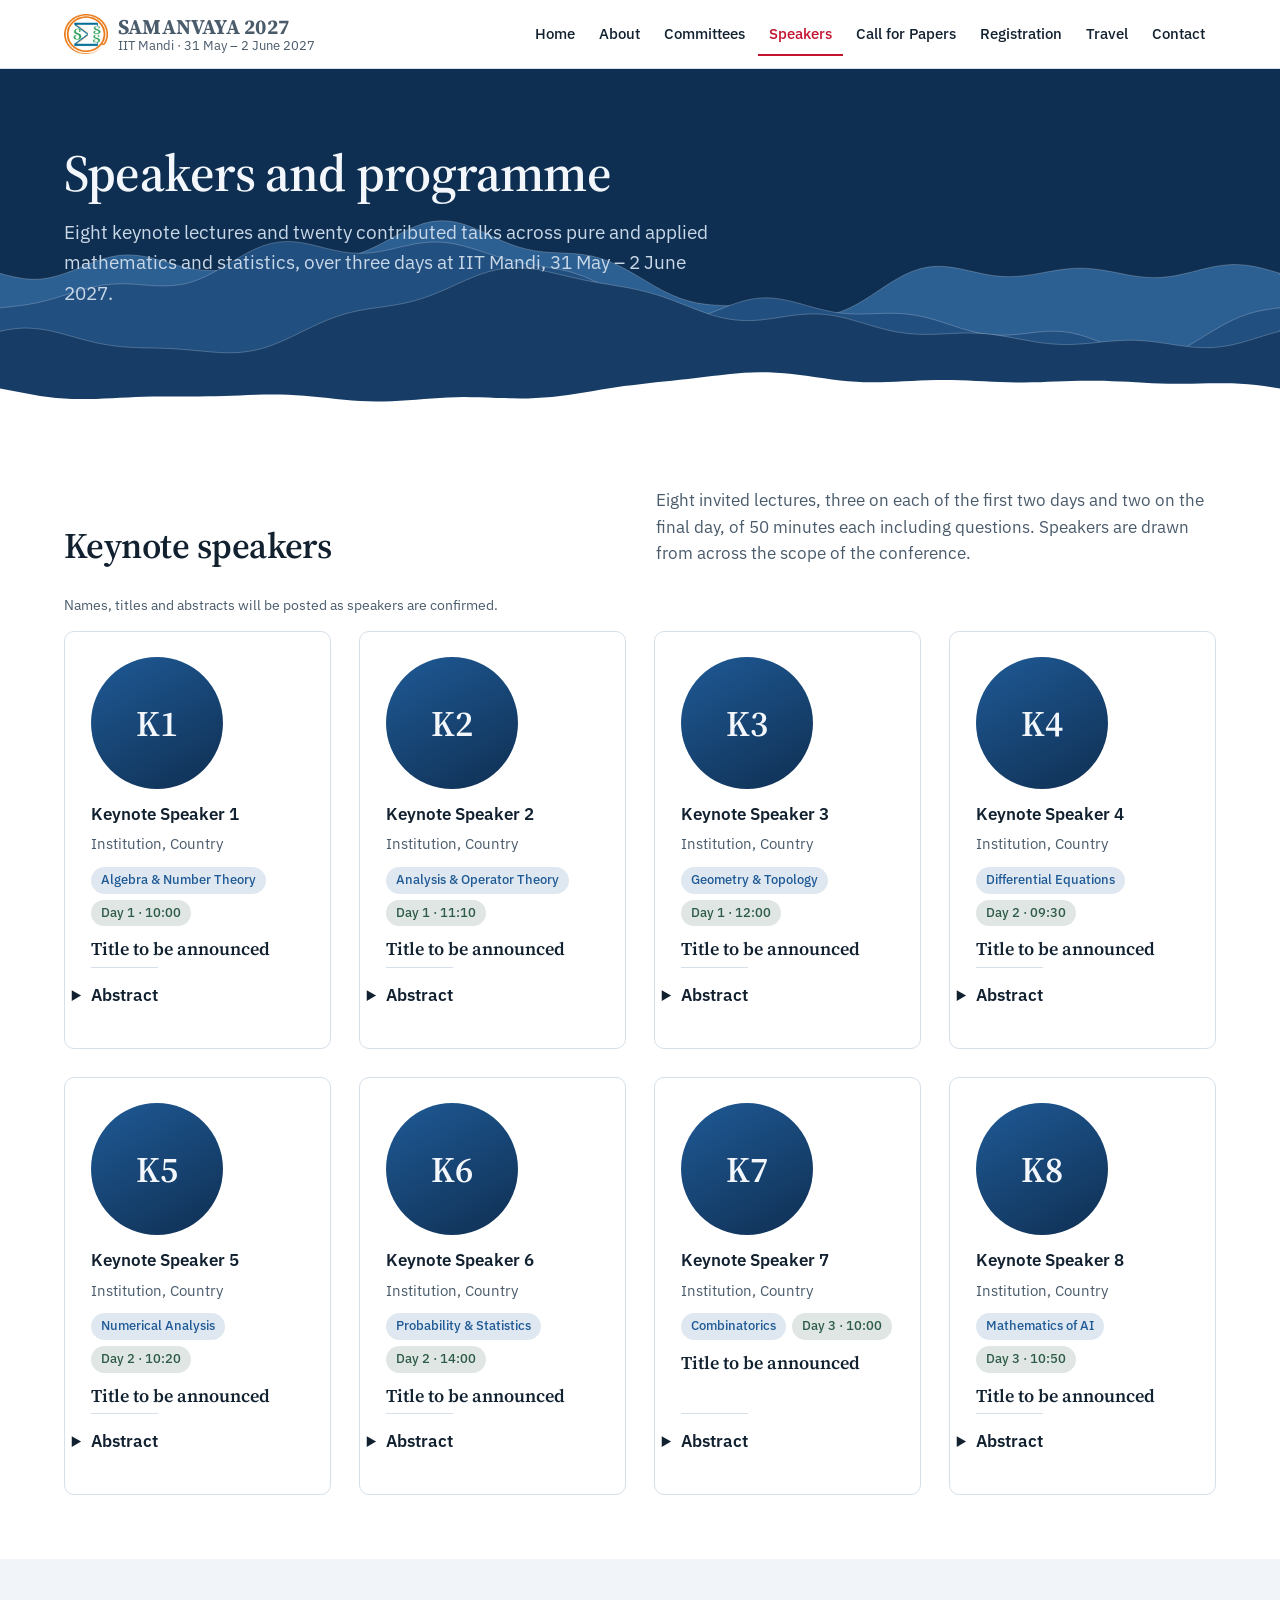
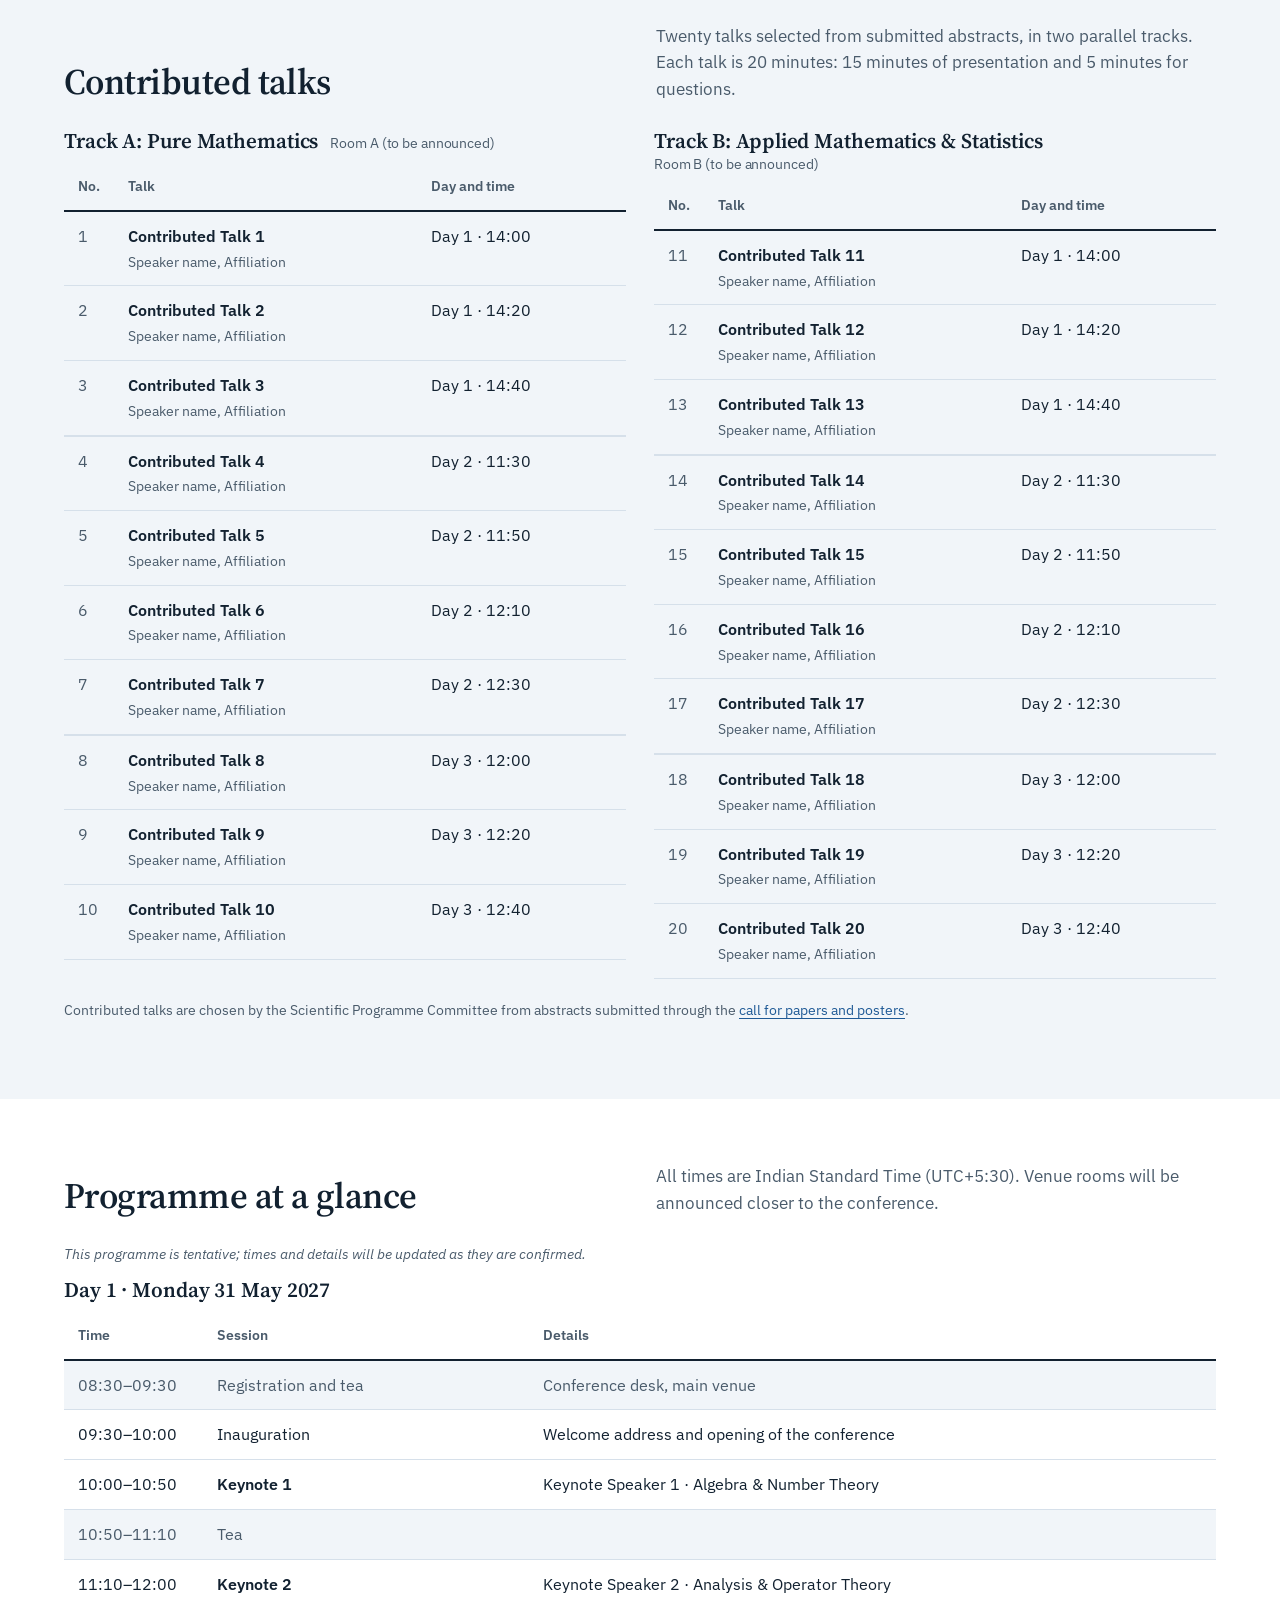
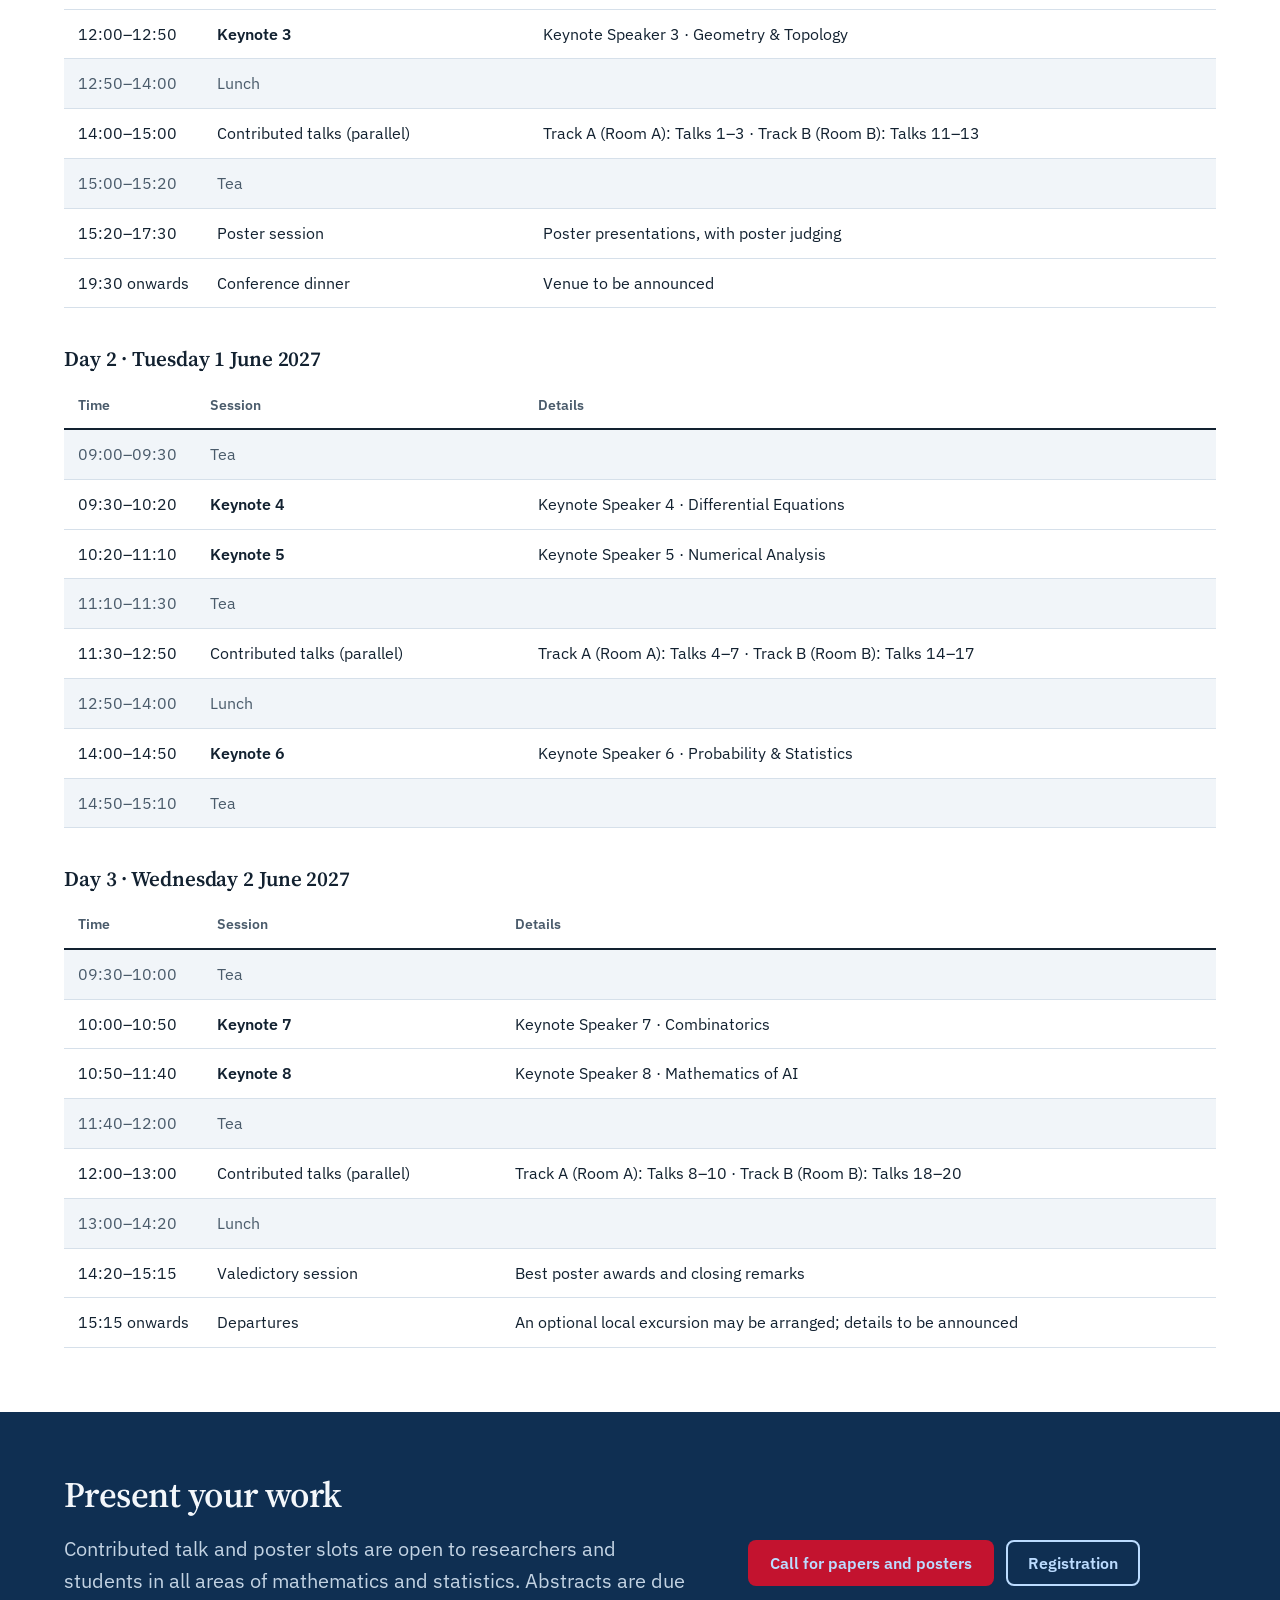
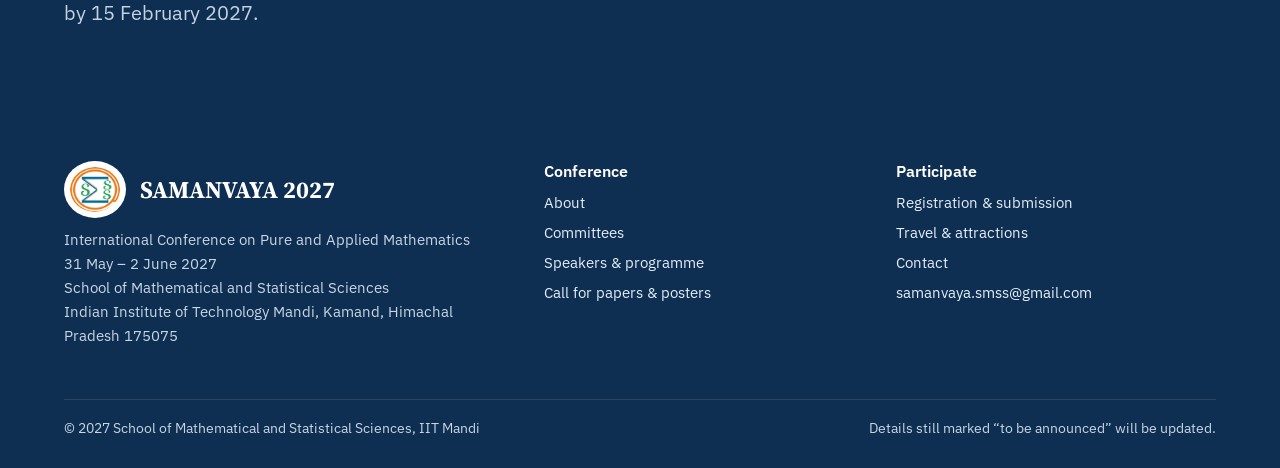
<file: speakers.html>
<!DOCTYPE html>
<html lang="en">
<head>
<meta charset="utf-8">
<meta name="viewport" content="width=device-width, initial-scale=1">
<title>Speakers | SAMANVAYA 2027</title>
<meta name="description" content="SAMANVAYA 2027: an international conference on pure and applied mathematics, 31 May – 2 June 2027, School of Mathematical and Statistical Sciences, IIT Mandi.">
<link rel="preconnect" href="https://fonts.googleapis.com">
<link rel="preconnect" href="https://fonts.gstatic.com" crossorigin>
<link rel="stylesheet" href="https://fonts.googleapis.com/css2?family=IBM+Plex+Sans:ital,wght@0,400;0,500;0,600;1,400&family=Source+Serif+4:opsz,wght@8..60,600;8..60,700&display=swap">
<link rel="icon" type="image/png" href="assets/smss-logo.png">
<link rel="stylesheet" href="css/style.css">
<style>
.kn{display:flex;flex-direction:column;gap:6px}
.kn .avatar{margin-bottom:6px}
.kn .meta{display:flex;flex-wrap:wrap;gap:6px;margin:6px 0 2px}
.kn .title{font-family:var(--serif);font-size:18px;font-weight:600;line-height:1.25;margin:4px 0 0}
.kn details{margin-top:auto;border-bottom:0;border-top:1px solid var(--line)}
.kn summary{padding:10px 0;min-height:0}
.track h3{display:flex;flex-wrap:wrap;align-items:baseline;gap:4px 12px}
.track h3 .small{font-family:var(--sans);font-weight:400;color:var(--muted)}
.talks td:first-child{font-variant-numeric:tabular-nums;color:var(--muted);width:3.2em}
.talks .t{font-weight:600}
.talks tr.day2 td,.talks tr.day3 td{border-top:2px solid var(--line)}
.prog td:first-child{width:8.5em}
.prog tr.brk td{color:var(--muted);background:var(--bg2)}
.band.alt .prog tr.brk td{background:var(--bg)}
.prog tr.kn-row td:nth-child(2){font-weight:600}
@media(max-width:600px){.prog td:first-child,.talks td:first-child{width:auto}.talks tr.day2 td,.talks tr.day3 td{border-top:0}}
</style>
</head>
<body>

<header class="site-header">
  <div class="bar">
    <a class="brand" href="index.html" aria-label="SAMANVAYA 2027 home">
      <img src="assets/smss-logo.png" alt="School of Mathematical and Statistical Sciences logo" width="44" height="40">
      <span><b>SAMANVAYA 2027</b><span>IIT Mandi · 31 May – 2 June 2027</span></span>
    </a>
    <button class="nav-toggle" aria-expanded="false" aria-controls="site-nav"><i></i>Menu</button>
    <nav class="nav" id="site-nav" aria-label="Main">
      <ul>
        <li><a href="index.html">Home</a></li>
        <li><a href="about.html">About</a></li>
        <li><a href="committees.html">Committees</a></li>
        <li><a href="speakers.html">Speakers</a></li>
        <li><a href="call-for-papers.html">Call for Papers</a></li>
        <li><a href="registration.html">Registration</a></li>
        <li><a href="travel.html">Travel</a></li>
        <li><a href="contact.html">Contact</a></li>
      </ul>
    </nav>
  </div>
</header>

<main>
  <section class="page-hero">
    <div class="wrap">
      <h1>Speakers and programme</h1>
      <p>Eight keynote lectures and twenty contributed talks across pure and applied mathematics and statistics, over three days at IIT Mandi, 31 May – 2 June 2027.</p>
    </div>
    <div class="ridge" data-seed="23" data-layers="4" data-fills="#2c5f92,#214f80,#173d66,var(--bg)"></div>
  </section>

  <section class="band" aria-labelledby="kn-h">
    <div class="wrap">
      <div class="section-head">
        <h2 id="kn-h">Keynote speakers</h2>
        <p>Eight invited lectures, three on each of the first two days and two on the final day, of 50 minutes each including questions. Speakers are drawn from across the scope of the conference.</p>
      </div>
      <p class="small muted">Names, titles and abstracts will be posted as speakers are confirmed.</p>
      <div class="grid g4" id="keynotes">
        <article class="card kn person">
          <div class="avatar lg" aria-hidden="true">K1</div>
          <div class="name">Keynote Speaker 1</div>
          <div class="aff">Institution, Country</div>
          <div class="meta"><span class="chip">Algebra &amp; Number Theory</span><span class="chip green">Day 1 · <span class="nowrap">10:00</span></span></div>
          <p class="title">Title to be announced</p>
          <details><summary>Abstract</summary><div><p class="small muted">Abstract will be posted here.</p></div></details>
        </article>
        <article class="card kn person">
          <div class="avatar lg" aria-hidden="true">K2</div>
          <div class="name">Keynote Speaker 2</div>
          <div class="aff">Institution, Country</div>
          <div class="meta"><span class="chip">Analysis &amp; Operator Theory</span><span class="chip green">Day 1 · <span class="nowrap">11:10</span></span></div>
          <p class="title">Title to be announced</p>
          <details><summary>Abstract</summary><div><p class="small muted">Abstract will be posted here.</p></div></details>
        </article>
        <article class="card kn person">
          <div class="avatar lg" aria-hidden="true">K3</div>
          <div class="name">Keynote Speaker 3</div>
          <div class="aff">Institution, Country</div>
          <div class="meta"><span class="chip">Geometry &amp; Topology</span><span class="chip green">Day 1 · <span class="nowrap">12:00</span></span></div>
          <p class="title">Title to be announced</p>
          <details><summary>Abstract</summary><div><p class="small muted">Abstract will be posted here.</p></div></details>
        </article>
        <article class="card kn person">
          <div class="avatar lg" aria-hidden="true">K4</div>
          <div class="name">Keynote Speaker 4</div>
          <div class="aff">Institution, Country</div>
          <div class="meta"><span class="chip">Differential Equations</span><span class="chip green">Day 2 · <span class="nowrap">09:30</span></span></div>
          <p class="title">Title to be announced</p>
          <details><summary>Abstract</summary><div><p class="small muted">Abstract will be posted here.</p></div></details>
        </article>
        <article class="card kn person">
          <div class="avatar lg" aria-hidden="true">K5</div>
          <div class="name">Keynote Speaker 5</div>
          <div class="aff">Institution, Country</div>
          <div class="meta"><span class="chip">Numerical Analysis</span><span class="chip green">Day 2 · <span class="nowrap">10:20</span></span></div>
          <p class="title">Title to be announced</p>
          <details><summary>Abstract</summary><div><p class="small muted">Abstract will be posted here.</p></div></details>
        </article>
        <article class="card kn person">
          <div class="avatar lg" aria-hidden="true">K6</div>
          <div class="name">Keynote Speaker 6</div>
          <div class="aff">Institution, Country</div>
          <div class="meta"><span class="chip">Probability &amp; Statistics</span><span class="chip green">Day 2 · <span class="nowrap">14:00</span></span></div>
          <p class="title">Title to be announced</p>
          <details><summary>Abstract</summary><div><p class="small muted">Abstract will be posted here.</p></div></details>
        </article>
        <article class="card kn person">
          <div class="avatar lg" aria-hidden="true">K7</div>
          <div class="name">Keynote Speaker 7</div>
          <div class="aff">Institution, Country</div>
          <div class="meta"><span class="chip">Combinatorics</span><span class="chip green">Day 3 · <span class="nowrap">10:00</span></span></div>
          <p class="title">Title to be announced</p>
          <details><summary>Abstract</summary><div><p class="small muted">Abstract will be posted here.</p></div></details>
        </article>
        <article class="card kn person">
          <div class="avatar lg" aria-hidden="true">K8</div>
          <div class="name">Keynote Speaker 8</div>
          <div class="aff">Institution, Country</div>
          <div class="meta"><span class="chip">Mathematics of AI</span><span class="chip green">Day 3 · <span class="nowrap">10:50</span></span></div>
          <p class="title">Title to be announced</p>
          <details><summary>Abstract</summary><div><p class="small muted">Abstract will be posted here.</p></div></details>
        </article>
      </div>
    </div>
  </section>

  <section class="band alt" aria-labelledby="ct-h" id="contributed">
    <div class="wrap">
      <div class="section-head">
        <h2 id="ct-h">Contributed talks</h2>
        <p>Twenty talks selected from submitted abstracts, in two parallel tracks. Each talk is 20 minutes: 15 minutes of presentation and 5 minutes for questions.</p>
      </div>
      <div class="grid g2">
        <div class="track">
          <h3>Track A: Pure Mathematics <span class="small">Room A (to be announced)</span></h3>
          <div class="scroll">
            <table class="stack talks">
              <thead><tr><th>No.</th><th>Talk</th><th>Day and time</th></tr></thead>
              <tbody>
                <tr><td data-l="No.">1</td><td data-l="Talk"><div><span class="t">Contributed Talk 1</span><br><span class="small muted">Speaker name, Affiliation</span></div></td><td data-l="Day and time" class="nowrap">Day 1 · 14:00</td></tr>
                <tr><td data-l="No.">2</td><td data-l="Talk"><div><span class="t">Contributed Talk 2</span><br><span class="small muted">Speaker name, Affiliation</span></div></td><td data-l="Day and time" class="nowrap">Day 1 · 14:20</td></tr>
                <tr><td data-l="No.">3</td><td data-l="Talk"><div><span class="t">Contributed Talk 3</span><br><span class="small muted">Speaker name, Affiliation</span></div></td><td data-l="Day and time" class="nowrap">Day 1 · 14:40</td></tr>
                <tr class="day2"><td data-l="No.">4</td><td data-l="Talk"><div><span class="t">Contributed Talk 4</span><br><span class="small muted">Speaker name, Affiliation</span></div></td><td data-l="Day and time" class="nowrap">Day 2 · 11:30</td></tr>
                <tr><td data-l="No.">5</td><td data-l="Talk"><div><span class="t">Contributed Talk 5</span><br><span class="small muted">Speaker name, Affiliation</span></div></td><td data-l="Day and time" class="nowrap">Day 2 · 11:50</td></tr>
                <tr><td data-l="No.">6</td><td data-l="Talk"><div><span class="t">Contributed Talk 6</span><br><span class="small muted">Speaker name, Affiliation</span></div></td><td data-l="Day and time" class="nowrap">Day 2 · 12:10</td></tr>
                <tr><td data-l="No.">7</td><td data-l="Talk"><div><span class="t">Contributed Talk 7</span><br><span class="small muted">Speaker name, Affiliation</span></div></td><td data-l="Day and time" class="nowrap">Day 2 · 12:30</td></tr>
                <tr class="day3"><td data-l="No.">8</td><td data-l="Talk"><div><span class="t">Contributed Talk 8</span><br><span class="small muted">Speaker name, Affiliation</span></div></td><td data-l="Day and time" class="nowrap">Day 3 · 12:00</td></tr>
                <tr><td data-l="No.">9</td><td data-l="Talk"><div><span class="t">Contributed Talk 9</span><br><span class="small muted">Speaker name, Affiliation</span></div></td><td data-l="Day and time" class="nowrap">Day 3 · 12:20</td></tr>
                <tr><td data-l="No.">10</td><td data-l="Talk"><div><span class="t">Contributed Talk 10</span><br><span class="small muted">Speaker name, Affiliation</span></div></td><td data-l="Day and time" class="nowrap">Day 3 · 12:40</td></tr>
              </tbody>
            </table>
          </div>
        </div>
        <div class="track">
          <h3>Track B: Applied Mathematics &amp; Statistics <span class="small">Room B (to be announced)</span></h3>
          <div class="scroll">
            <table class="stack talks">
              <thead><tr><th>No.</th><th>Talk</th><th>Day and time</th></tr></thead>
              <tbody>
                <tr><td data-l="No.">11</td><td data-l="Talk"><div><span class="t">Contributed Talk 11</span><br><span class="small muted">Speaker name, Affiliation</span></div></td><td data-l="Day and time" class="nowrap">Day 1 · 14:00</td></tr>
                <tr><td data-l="No.">12</td><td data-l="Talk"><div><span class="t">Contributed Talk 12</span><br><span class="small muted">Speaker name, Affiliation</span></div></td><td data-l="Day and time" class="nowrap">Day 1 · 14:20</td></tr>
                <tr><td data-l="No.">13</td><td data-l="Talk"><div><span class="t">Contributed Talk 13</span><br><span class="small muted">Speaker name, Affiliation</span></div></td><td data-l="Day and time" class="nowrap">Day 1 · 14:40</td></tr>
                <tr class="day2"><td data-l="No.">14</td><td data-l="Talk"><div><span class="t">Contributed Talk 14</span><br><span class="small muted">Speaker name, Affiliation</span></div></td><td data-l="Day and time" class="nowrap">Day 2 · 11:30</td></tr>
                <tr><td data-l="No.">15</td><td data-l="Talk"><div><span class="t">Contributed Talk 15</span><br><span class="small muted">Speaker name, Affiliation</span></div></td><td data-l="Day and time" class="nowrap">Day 2 · 11:50</td></tr>
                <tr><td data-l="No.">16</td><td data-l="Talk"><div><span class="t">Contributed Talk 16</span><br><span class="small muted">Speaker name, Affiliation</span></div></td><td data-l="Day and time" class="nowrap">Day 2 · 12:10</td></tr>
                <tr><td data-l="No.">17</td><td data-l="Talk"><div><span class="t">Contributed Talk 17</span><br><span class="small muted">Speaker name, Affiliation</span></div></td><td data-l="Day and time" class="nowrap">Day 2 · 12:30</td></tr>
                <tr class="day3"><td data-l="No.">18</td><td data-l="Talk"><div><span class="t">Contributed Talk 18</span><br><span class="small muted">Speaker name, Affiliation</span></div></td><td data-l="Day and time" class="nowrap">Day 3 · 12:00</td></tr>
                <tr><td data-l="No.">19</td><td data-l="Talk"><div><span class="t">Contributed Talk 19</span><br><span class="small muted">Speaker name, Affiliation</span></div></td><td data-l="Day and time" class="nowrap">Day 3 · 12:20</td></tr>
                <tr><td data-l="No.">20</td><td data-l="Talk"><div><span class="t">Contributed Talk 20</span><br><span class="small muted">Speaker name, Affiliation</span></div></td><td data-l="Day and time" class="nowrap">Day 3 · 12:40</td></tr>
              </tbody>
            </table>
          </div>
        </div>
      </div>
      <p class="small muted" style="margin-top:20px">Contributed talks are chosen by the Scientific Programme Committee from abstracts submitted through the <a href="call-for-papers.html">call for papers and posters</a>.</p>
    </div>
  </section>

  <section class="band" aria-labelledby="pg-h" id="programme">
    <div class="wrap">
      <div class="section-head">
        <h2 id="pg-h">Programme at a glance</h2>
        <p>All times are Indian Standard Time (UTC+5:30). Venue rooms will be announced closer to the conference.</p>
      </div>
      <p class="note">This programme is tentative; times and details will be updated as they are confirmed.</p>
      <h3>Day 1 · Monday 31 May 2027</h3>
      <div class="scroll">
        <table class="stack prog">
          <thead><tr><th>Time</th><th>Session</th><th>Details</th></tr></thead>
          <tbody>
            <tr class="brk"><td data-l="Time" class="nowrap">08:30–09:30</td><td data-l="Session">Registration and tea</td><td data-l="Details">Conference desk, main venue</td></tr>
            <tr><td data-l="Time" class="nowrap">09:30–10:00</td><td data-l="Session">Inauguration</td><td data-l="Details">Welcome address and opening of the conference</td></tr>
            <tr class="kn-row"><td data-l="Time" class="nowrap">10:00–10:50</td><td data-l="Session">Keynote 1</td><td data-l="Details">Keynote Speaker 1 · Algebra &amp; Number Theory</td></tr>
            <tr class="brk"><td data-l="Time" class="nowrap">10:50–11:10</td><td data-l="Session">Tea</td><td data-l="Details"></td></tr>
            <tr class="kn-row"><td data-l="Time" class="nowrap">11:10–12:00</td><td data-l="Session">Keynote 2</td><td data-l="Details">Keynote Speaker 2 · Analysis &amp; Operator Theory</td></tr>
            <tr class="kn-row"><td data-l="Time" class="nowrap">12:00–12:50</td><td data-l="Session">Keynote 3</td><td data-l="Details">Keynote Speaker 3 · Geometry &amp; Topology</td></tr>
            <tr class="brk"><td data-l="Time" class="nowrap">12:50–14:00</td><td data-l="Session">Lunch</td><td data-l="Details"></td></tr>
            <tr><td data-l="Time" class="nowrap">14:00–15:00</td><td data-l="Session">Contributed talks (parallel)</td><td data-l="Details">Track A (Room A): Talks 1–3 · Track B (Room B): Talks 11–13</td></tr>
            <tr class="brk"><td data-l="Time" class="nowrap">15:00–15:20</td><td data-l="Session">Tea</td><td data-l="Details"></td></tr>
            <tr><td data-l="Time" class="nowrap">15:20–17:30</td><td data-l="Session">Poster session</td><td data-l="Details">Poster presentations, with poster judging</td></tr>
            <tr><td data-l="Time" class="nowrap">19:30 onwards</td><td data-l="Session">Conference dinner</td><td data-l="Details">Venue to be announced</td></tr>
          </tbody>
        </table>
      </div>
      <h3 style="margin-top:40px">Day 2 · Tuesday 1 June 2027</h3>
      <div class="scroll">
        <table class="stack prog">
          <thead><tr><th>Time</th><th>Session</th><th>Details</th></tr></thead>
          <tbody>
            <tr class="brk"><td data-l="Time" class="nowrap">09:00–09:30</td><td data-l="Session">Tea</td><td data-l="Details"></td></tr>
            <tr class="kn-row"><td data-l="Time" class="nowrap">09:30–10:20</td><td data-l="Session">Keynote 4</td><td data-l="Details">Keynote Speaker 4 · Differential Equations</td></tr>
            <tr class="kn-row"><td data-l="Time" class="nowrap">10:20–11:10</td><td data-l="Session">Keynote 5</td><td data-l="Details">Keynote Speaker 5 · Numerical Analysis</td></tr>
            <tr class="brk"><td data-l="Time" class="nowrap">11:10–11:30</td><td data-l="Session">Tea</td><td data-l="Details"></td></tr>
            <tr><td data-l="Time" class="nowrap">11:30–12:50</td><td data-l="Session">Contributed talks (parallel)</td><td data-l="Details">Track A (Room A): Talks 4–7 · Track B (Room B): Talks 14–17</td></tr>
            <tr class="brk"><td data-l="Time" class="nowrap">12:50–14:00</td><td data-l="Session">Lunch</td><td data-l="Details"></td></tr>
            <tr class="kn-row"><td data-l="Time" class="nowrap">14:00–14:50</td><td data-l="Session">Keynote 6</td><td data-l="Details">Keynote Speaker 6 · Probability &amp; Statistics</td></tr>
            <tr class="brk"><td data-l="Time" class="nowrap">14:50–15:10</td><td data-l="Session">Tea</td><td data-l="Details"></td></tr>
          </tbody>
        </table>
      </div>
      <h3 style="margin-top:40px">Day 3 · Wednesday 2 June 2027</h3>
      <div class="scroll">
        <table class="stack prog">
          <thead><tr><th>Time</th><th>Session</th><th>Details</th></tr></thead>
          <tbody>
            <tr class="brk"><td data-l="Time" class="nowrap">09:30–10:00</td><td data-l="Session">Tea</td><td data-l="Details"></td></tr>
            <tr class="kn-row"><td data-l="Time" class="nowrap">10:00–10:50</td><td data-l="Session">Keynote 7</td><td data-l="Details">Keynote Speaker 7 · Combinatorics</td></tr>
            <tr class="kn-row"><td data-l="Time" class="nowrap">10:50–11:40</td><td data-l="Session">Keynote 8</td><td data-l="Details">Keynote Speaker 8 · Mathematics of AI</td></tr>
            <tr class="brk"><td data-l="Time" class="nowrap">11:40–12:00</td><td data-l="Session">Tea</td><td data-l="Details"></td></tr>
            <tr><td data-l="Time" class="nowrap">12:00–13:00</td><td data-l="Session">Contributed talks (parallel)</td><td data-l="Details">Track A (Room A): Talks 8–10 · Track B (Room B): Talks 18–20</td></tr>
            <tr class="brk"><td data-l="Time" class="nowrap">13:00–14:20</td><td data-l="Session">Lunch</td><td data-l="Details"></td></tr>
            <tr><td data-l="Time" class="nowrap">14:20–15:15</td><td data-l="Session">Valedictory session</td><td data-l="Details">Best poster awards and closing remarks</td></tr>
            <tr><td data-l="Time" class="nowrap">15:15 onwards</td><td data-l="Session">Departures</td><td data-l="Details">An optional local excursion may be arranged; details to be announced</td></tr>
          </tbody>
        </table>
      </div>
    </div>
  </section>

  <section class="band deep">
    <div class="wrap split">
      <div>
        <h2>Present your work</h2>
        <p class="lede">Contributed talk and poster slots are open to researchers and students in all areas of mathematics and statistics. Abstracts are due by 15 February 2027.</p>
      </div>
      <div class="btns" style="align-self:center">
        <a class="btn primary" href="call-for-papers.html">Call for papers and posters</a>
        <a class="btn ghost" href="registration.html">Registration</a>
      </div>
    </div>
  </section>
</main>

<footer class="site-footer">
  <div class="wrap">
    <div>
      <div class="flogo"><img src="assets/smss-logo.png" alt="" width="62" height="56"><div class="fname">SAMANVAYA 2027</div></div>
      <p>International Conference on Pure and Applied Mathematics<br>31 May – 2 June 2027<br>School of Mathematical and Statistical Sciences<br>Indian Institute of Technology Mandi, Kamand, Himachal Pradesh 175075</p>
    </div>
    <div>
      <h4>Conference</h4>
      <ul>
        <li><a href="about.html">About</a></li>
        <li><a href="committees.html">Committees</a></li>
        <li><a href="speakers.html">Speakers &amp; programme</a></li>
        <li><a href="call-for-papers.html">Call for papers &amp; posters</a></li>
      </ul>
    </div>
    <div>
      <h4>Participate</h4>
      <ul>
        <li><a href="registration.html">Registration &amp; submission</a></li>
        <li><a href="travel.html">Travel &amp; attractions</a></li>
        <li><a href="contact.html">Contact</a></li>
        <li><a href="mailto:samanvaya.smss@gmail.com">samanvaya.smss@gmail.com</a></li>
      </ul>
    </div>
  </div>
  <div class="legal">
    <span>© 2027 School of Mathematical and Statistical Sciences, IIT Mandi</span>
    <span>Details still marked “to be announced” will be updated.</span>
  </div>
</footer>

<script src="js/main.js"></script>
</body>
</html>
</file>
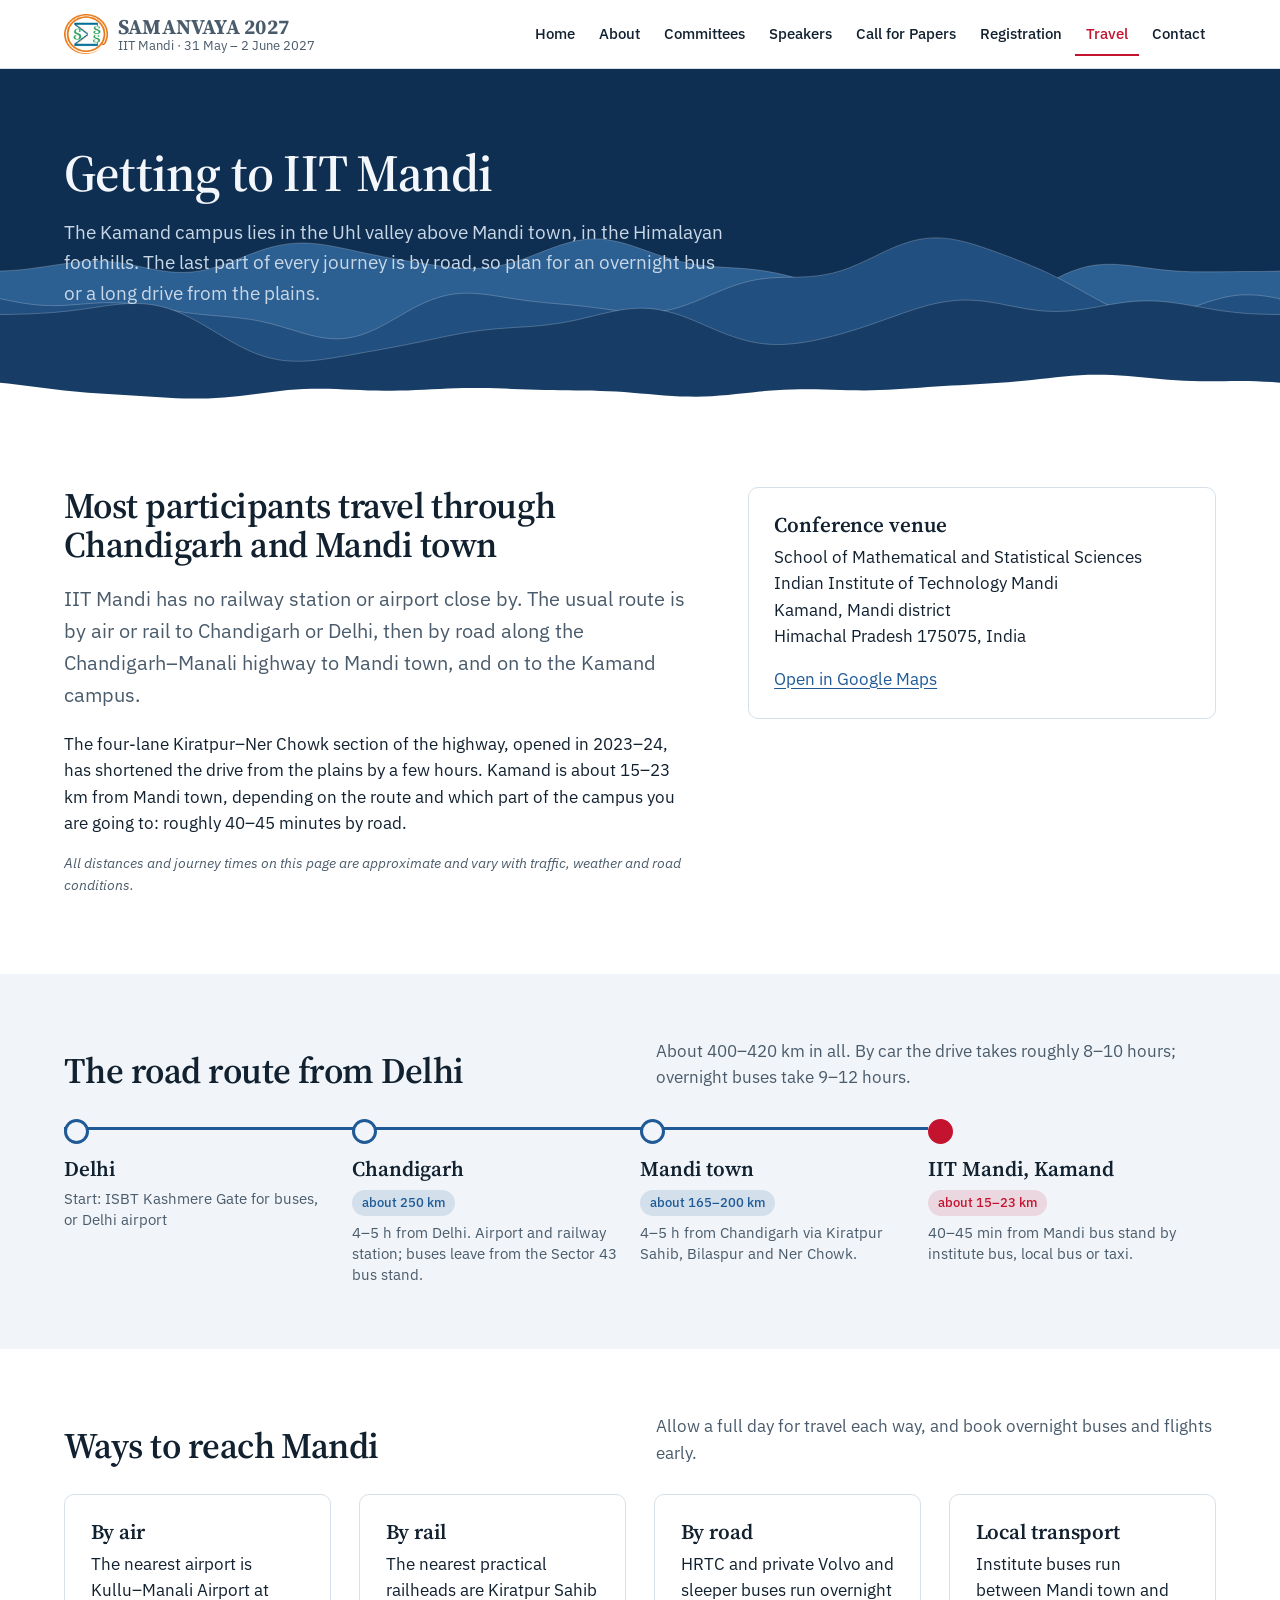
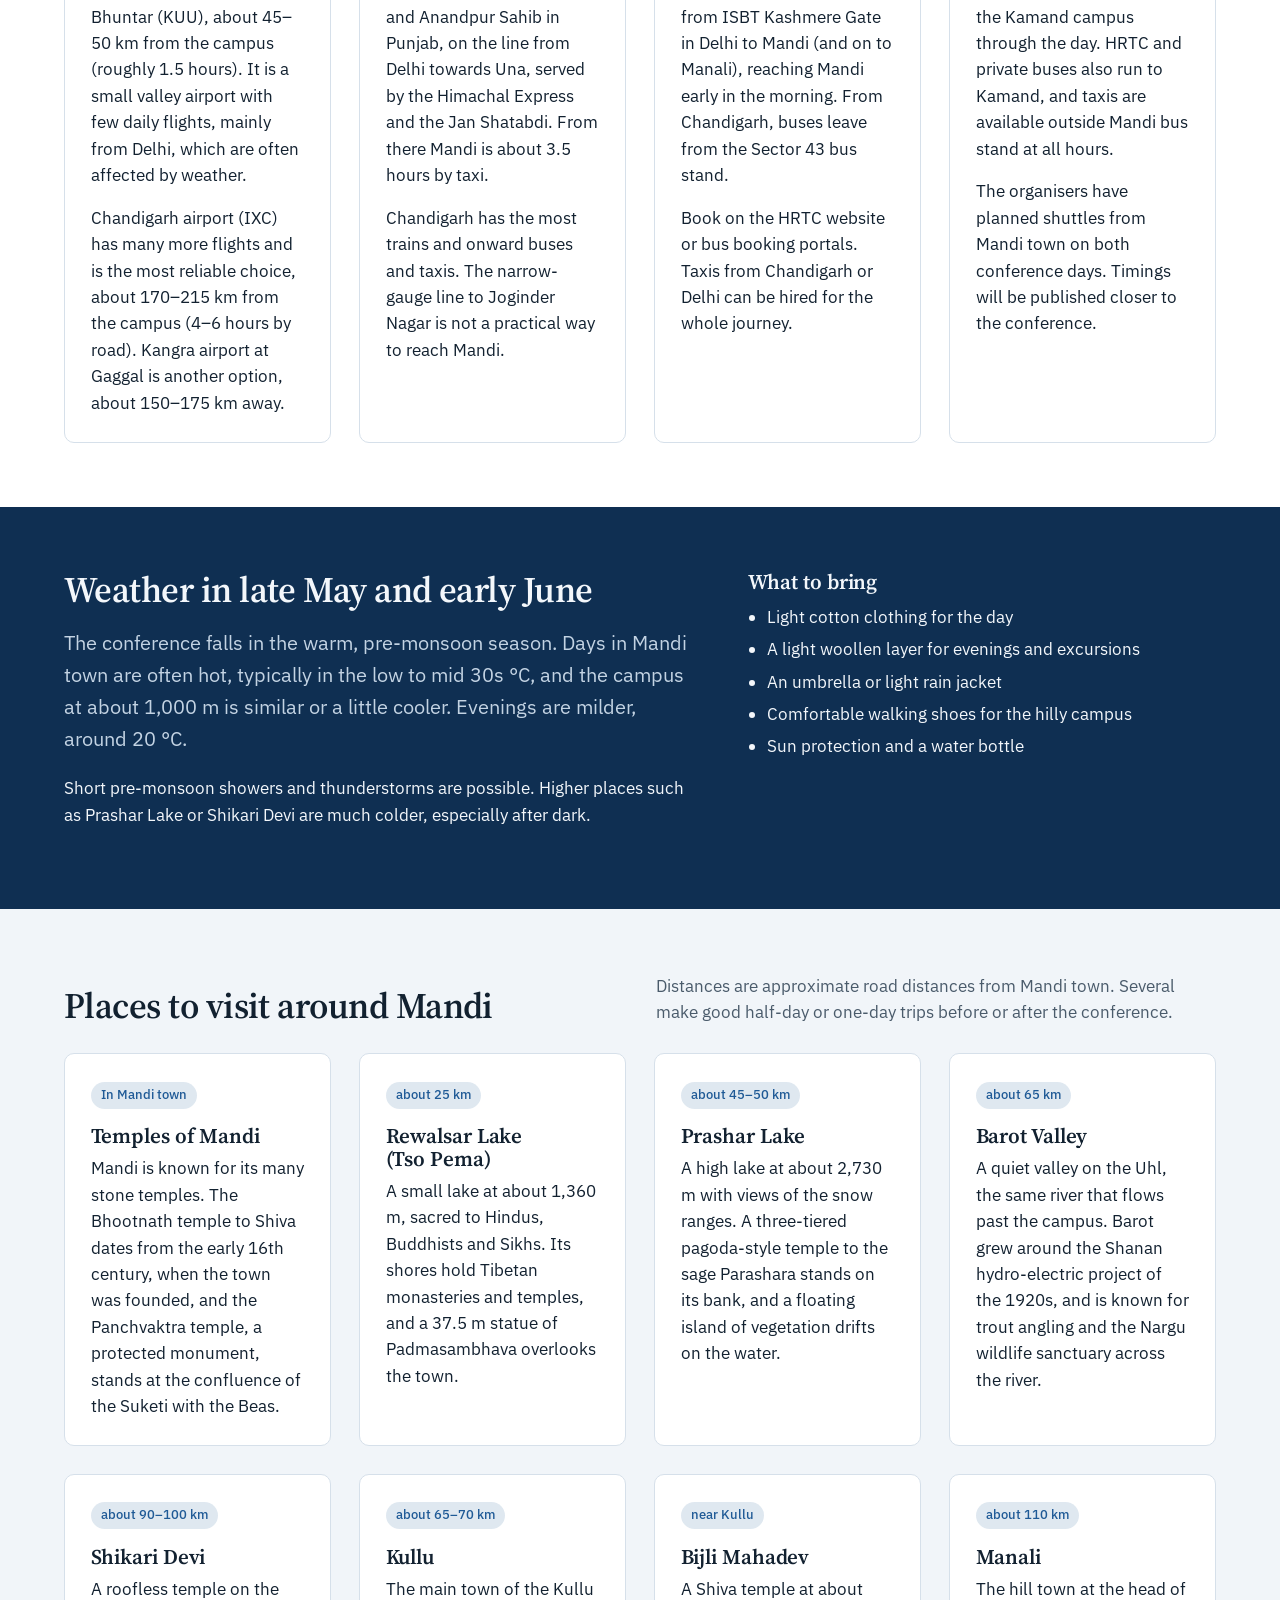
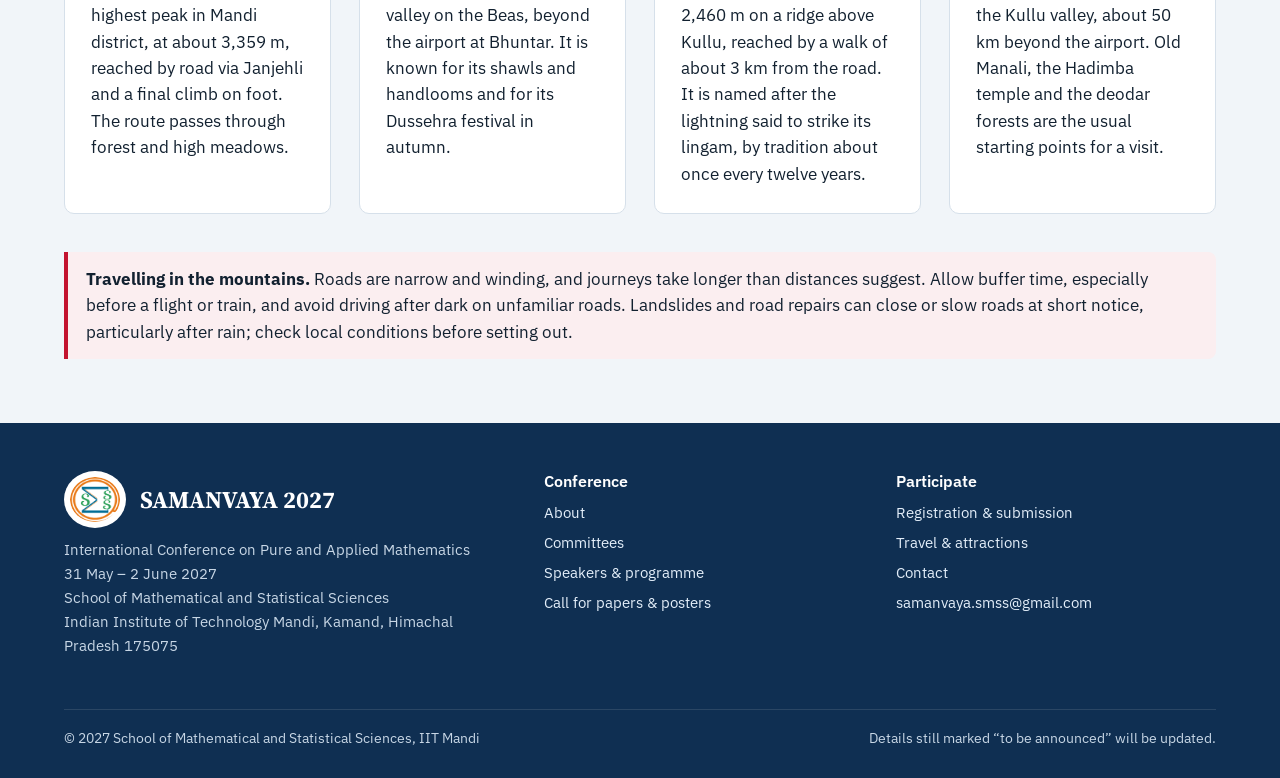
<file: travel.html>
<!DOCTYPE html>
<html lang="en">
<head>
<meta charset="utf-8">
<meta name="viewport" content="width=device-width, initial-scale=1">
<title>Travel and attractions | SAMANVAYA 2027</title>
<meta name="description" content="SAMANVAYA 2027: an international conference on pure and applied mathematics, 31 May – 2 June 2027, School of Mathematical and Statistical Sciences, IIT Mandi.">
<link rel="preconnect" href="https://fonts.googleapis.com">
<link rel="preconnect" href="https://fonts.gstatic.com" crossorigin>
<link rel="stylesheet" href="https://fonts.googleapis.com/css2?family=IBM+Plex+Sans:ital,wght@0,400;0,500;0,600;1,400&family=Source+Serif+4:opsz,wght@8..60,600;8..60,700&display=swap">
<link rel="icon" type="image/png" href="assets/smss-logo.png">
<link rel="stylesheet" href="css/style.css">
<style>
.travel-route{list-style:none;margin:0;padding:0;display:grid;grid-template-columns:repeat(4,minmax(0,1fr))}
.travel-route li{position:relative;padding:38px 20px 0 0}
.travel-route li::before{content:"";position:absolute;top:9px;left:0;right:0;height:3px;background:var(--blue2)}
.travel-route li:last-child::before{display:none}
.travel-route li::after{content:"";position:absolute;top:1px;left:0;width:19px;height:19px;border-radius:50%;background:var(--bg2);border:3px solid var(--blue2)}
.travel-route li.end::after{background:var(--red);border-color:var(--red)}
.travel-route b{display:block;font:600 21px/1.2 var(--serif);margin-bottom:6px}
.travel-leg{display:block;margin-top:6px;font-size:14.5px;color:var(--muted);line-height:1.45}
.travel-list{padding-left:1.2em;margin:0}
.travel-list li{margin-bottom:6px}
.travel-gap{margin-top:clamp(24px,3vw,40px);margin-bottom:0}
@media(max-width:700px){
  .travel-route{grid-template-columns:minmax(0,1fr)}
  .travel-route li{padding:0 0 26px 36px}
  .travel-route li::before{top:4px;bottom:-4px;left:8px;right:auto;width:3px;height:auto}
  .travel-route li::after{top:2px}
}
</style>
</head>
<body>

<header class="site-header">
  <div class="bar">
    <a class="brand" href="index.html" aria-label="SAMANVAYA 2027 home">
      <img src="assets/smss-logo.png" alt="School of Mathematical and Statistical Sciences logo" width="44" height="40">
      <span><b>SAMANVAYA 2027</b><span>IIT Mandi · 31 May – 2 June 2027</span></span>
    </a>
    <button class="nav-toggle" aria-expanded="false" aria-controls="site-nav"><i></i>Menu</button>
    <nav class="nav" id="site-nav" aria-label="Main">
      <ul>
        <li><a href="index.html">Home</a></li>
        <li><a href="about.html">About</a></li>
        <li><a href="committees.html">Committees</a></li>
        <li><a href="speakers.html">Speakers</a></li>
        <li><a href="call-for-papers.html">Call for Papers</a></li>
        <li><a href="registration.html">Registration</a></li>
        <li><a href="travel.html">Travel</a></li>
        <li><a href="contact.html">Contact</a></li>
      </ul>
    </nav>
  </div>
</header>

<main>
  <section class="page-hero">
    <div class="wrap">
      <h1>Getting to IIT Mandi</h1>
      <p>The Kamand campus lies in the Uhl valley above Mandi town, in the Himalayan foothills. The last part of every journey is by road, so plan for an overnight bus or a long drive from the plains.</p>
    </div>
    <div class="ridge" data-seed="53" data-layers="4" data-fills="#2c5f92,#214f80,#173d66,var(--bg)"></div>
  </section>

  <section class="band">
    <div class="wrap split">
      <div>
        <h2>Most participants travel through Chandigarh and Mandi town</h2>
        <p class="lede">IIT Mandi has no railway station or airport close by. The usual route is by air or rail to Chandigarh or Delhi, then by road along the Chandigarh–Manali highway to Mandi town, and on to the Kamand campus.</p>
        <p>The four-lane Kiratpur–Ner Chowk section of the highway, opened in 2023–24, has shortened the drive from the plains by a few hours. Kamand is about 15–23 km from Mandi town, depending on the route and which part of the campus you are going to: roughly 40–45 minutes by road.</p>
        <p class="note">All distances and journey times on this page are approximate and vary with traffic, weather and road conditions.</p>
      </div>
      <div class="card">
        <h3>Conference venue</h3>
        <p>School of Mathematical and Statistical Sciences<br>Indian Institute of Technology Mandi<br>Kamand, Mandi district<br>Himachal Pradesh 175075, India</p>
        <p><a href="https://www.google.com/maps/search/?api=1&amp;query=IIT+Mandi+Kamand+Campus" target="_blank" rel="noopener">Open in Google Maps</a></p>
      </div>
    </div>
  </section>

  <section class="band alt">
    <div class="wrap">
      <div class="section-head">
        <h2>The road route from Delhi</h2>
        <p>About 400–420 km in all. By car the drive takes roughly 8–10 hours; overnight buses take 9–12 hours.</p>
      </div>
      <ol class="travel-route">
        <li>
          <b>Delhi</b>
          <span class="travel-leg">Start: ISBT Kashmere Gate for buses, or Delhi airport</span>
        </li>
        <li>
          <b>Chandigarh</b>
          <span class="chip">about 250 km</span>
          <span class="travel-leg">4–5 h from Delhi. Airport and railway station; buses leave from the Sector 43 bus stand.</span>
        </li>
        <li>
          <b>Mandi town</b>
          <span class="chip">about 165–200 km</span>
          <span class="travel-leg">4–5 h from Chandigarh via Kiratpur Sahib, Bilaspur and Ner Chowk.</span>
        </li>
        <li class="end">
          <b>IIT Mandi, Kamand</b>
          <span class="chip red">about 15–23 km</span>
          <span class="travel-leg">40–45 min from Mandi bus stand by institute bus, local bus or taxi.</span>
        </li>
      </ol>
    </div>
  </section>

  <section class="band">
    <div class="wrap">
      <div class="section-head">
        <h2>Ways to reach Mandi</h2>
        <p>Allow a full day for travel each way, and book overnight buses and flights early.</p>
      </div>
      <div class="grid g4">
        <div class="card">
          <h3>By air</h3>
          <p>The nearest airport is Kullu–Manali Airport at Bhuntar (KUU), about 45–50 km from the campus (roughly 1.5 hours). It is a small valley airport with few daily flights, mainly from Delhi, which are often affected by weather.</p>
          <p>Chandigarh airport (IXC) has many more flights and is the most reliable choice, about 170–215 km from the campus (4–6 hours by road). Kangra airport at Gaggal is another option, about 150–175 km away.</p>
        </div>
        <div class="card">
          <h3>By rail</h3>
          <p>The nearest practical railheads are Kiratpur Sahib and Anandpur Sahib in Punjab, on the line from Delhi towards Una, served by the Himachal Express and the Jan Shatabdi. From there Mandi is about 3.5 hours by taxi.</p>
          <p>Chandigarh has the most trains and onward buses and taxis. The narrow-gauge line to Joginder Nagar is not a practical way to reach Mandi.</p>
        </div>
        <div class="card">
          <h3>By road</h3>
          <p>HRTC and private Volvo and sleeper buses run overnight from ISBT Kashmere Gate in Delhi to Mandi (and on to Manali), reaching Mandi early in the morning. From Chandigarh, buses leave from the Sector 43 bus stand.</p>
          <p>Book on the HRTC website or bus booking portals. Taxis from Chandigarh or Delhi can be hired for the whole journey.</p>
        </div>
        <div class="card">
          <h3>Local transport</h3>
          <p>Institute buses run between Mandi town and the Kamand campus through the day. HRTC and private buses also run to Kamand, and taxis are available outside Mandi bus stand at all hours.</p>
          <p>The organisers have planned shuttles from Mandi town on both conference days. Timings will be published closer to the conference.</p>
        </div>
      </div>
    </div>
  </section>

  <section class="band deep">
    <div class="wrap split">
      <div>
        <h2>Weather in late May and early June</h2>
        <p class="lede">The conference falls in the warm, pre-monsoon season. Days in Mandi town are often hot, typically in the low to mid 30s °C, and the campus at about 1,000 m is similar or a little cooler. Evenings are milder, around 20 °C.</p>
        <p>Short pre-monsoon showers and thunderstorms are possible. Higher places such as Prashar Lake or Shikari Devi are much colder, especially after dark.</p>
      </div>
      <div>
        <h3>What to bring</h3>
        <ul class="travel-list">
          <li>Light cotton clothing for the day</li>
          <li>A light woollen layer for evenings and excursions</li>
          <li>An umbrella or light rain jacket</li>
          <li>Comfortable walking shoes for the hilly campus</li>
          <li>Sun protection and a water bottle</li>
        </ul>
      </div>
    </div>
  </section>

  <section class="band alt">
    <div class="wrap">
      <div class="section-head">
        <h2>Places to visit around Mandi</h2>
        <p>Distances are approximate road distances from Mandi town. Several make good half-day or one-day trips before or after the conference.</p>
      </div>
      <div class="grid g4">
        <div class="card">
          <p><span class="chip">In Mandi town</span></p>
          <h3>Temples of Mandi</h3>
          <p>Mandi is known for its many stone temples. The Bhootnath temple to Shiva dates from the early 16th century, when the town was founded, and the Panchvaktra temple, a protected monument, stands at the confluence of the Suketi with the Beas.</p>
        </div>
        <div class="card">
          <p><span class="chip">about 25 km</span></p>
          <h3>Rewalsar Lake (Tso Pema)</h3>
          <p>A small lake at about 1,360 m, sacred to Hindus, Buddhists and Sikhs. Its shores hold Tibetan monasteries and temples, and a 37.5 m statue of Padmasambhava overlooks the town.</p>
        </div>
        <div class="card">
          <p><span class="chip">about 45–50 km</span></p>
          <h3>Prashar Lake</h3>
          <p>A high lake at about 2,730 m with views of the snow ranges. A three-tiered pagoda-style temple to the sage Parashara stands on its bank, and a floating island of vegetation drifts on the water.</p>
        </div>
        <div class="card">
          <p><span class="chip">about 65 km</span></p>
          <h3>Barot Valley</h3>
          <p>A quiet valley on the Uhl, the same river that flows past the campus. Barot grew around the Shanan hydro-electric project of the 1920s, and is known for trout angling and the Nargu wildlife sanctuary across the river.</p>
        </div>
        <div class="card">
          <p><span class="chip">about 90–100 km</span></p>
          <h3>Shikari Devi</h3>
          <p>A roofless temple on the highest peak in Mandi district, at about 3,359 m, reached by road via Janjehli and a final climb on foot. The route passes through forest and high meadows.</p>
        </div>
        <div class="card">
          <p><span class="chip">about 65–70 km</span></p>
          <h3>Kullu</h3>
          <p>The main town of the Kullu valley on the Beas, beyond the airport at Bhuntar. It is known for its shawls and handlooms and for its Dussehra festival in autumn.</p>
        </div>
        <div class="card">
          <p><span class="chip">near Kullu</span></p>
          <h3>Bijli Mahadev</h3>
          <p>A Shiva temple at about 2,460 m on a ridge above Kullu, reached by a walk of about 3 km from the road. It is named after the lightning said to strike its lingam, by tradition about once every twelve years.</p>
        </div>
        <div class="card">
          <p><span class="chip">about 110 km</span></p>
          <h3>Manali</h3>
          <p>The hill town at the head of the Kullu valley, about 50 km beyond the airport. Old Manali, the Hadimba temple and the deodar forests are the usual starting points for a visit.</p>
        </div>
      </div>
      <div class="notice travel-gap">
        <p><strong>Travelling in the mountains.</strong> Roads are narrow and winding, and journeys take longer than distances suggest. Allow buffer time, especially before a flight or train, and avoid driving after dark on unfamiliar roads. Landslides and road repairs can close or slow roads at short notice, particularly after rain; check local conditions before setting out.</p>
      </div>
    </div>
  </section>
</main>

<footer class="site-footer">
  <div class="wrap">
    <div>
      <div class="flogo"><img src="assets/smss-logo.png" alt="" width="62" height="56"><div class="fname">SAMANVAYA 2027</div></div>
      <p>International Conference on Pure and Applied Mathematics<br>31 May – 2 June 2027<br>School of Mathematical and Statistical Sciences<br>Indian Institute of Technology Mandi, Kamand, Himachal Pradesh 175075</p>
    </div>
    <div>
      <h4>Conference</h4>
      <ul>
        <li><a href="about.html">About</a></li>
        <li><a href="committees.html">Committees</a></li>
        <li><a href="speakers.html">Speakers &amp; programme</a></li>
        <li><a href="call-for-papers.html">Call for papers &amp; posters</a></li>
      </ul>
    </div>
    <div>
      <h4>Participate</h4>
      <ul>
        <li><a href="registration.html">Registration &amp; submission</a></li>
        <li><a href="travel.html">Travel &amp; attractions</a></li>
        <li><a href="contact.html">Contact</a></li>
        <li><a href="mailto:samanvaya.smss@gmail.com">samanvaya.smss@gmail.com</a></li>
      </ul>
    </div>
  </div>
  <div class="legal">
    <span>© 2027 School of Mathematical and Statistical Sciences, IIT Mandi</span>
    <span>Details still marked “to be announced” will be updated.</span>
  </div>
</footer>

<script src="js/main.js"></script>
</body>
</html>
</file>
<file: css/style.css>
/* VOICE   occasion, but academic: calm, confident, a little ceremonial
   IDEA    a Himalayan survey plate: ridgelines of the Kamand valley drawn as mathematical curves
   PICTURE layered ridgelines (sums of sines) under a sun, behind the name on the home page; a thin ridge band on inner pages
   COLOUR  snow white ground, deep Beas-river blue fields, deodar green support, burans (rhododendron) red accent
   TYPE    Source Serif 4 display + IBM Plex Sans text
   LAYOUT  full-bleed blue hero with name over the ridges; content in 1240px bands below; stacks under 700px */

:root{
  color-scheme:light dark;
  --bg:light-dark(#ffffff,#0d1620);
  --bg2:light-dark(#f1f5f9,#132130);
  --ink:light-dark(#122130,#e7eef5);
  --muted:light-dark(#4a5b6b,#a9b8c7);
  --line:light-dark(#d6e0ea,#26394c);
  --blue:#163f6e;
  --blue2:light-dark(#1f5a96,#7fb4ea);
  --deep:light-dark(#0f2f52,#08131f);
  --green:light-dark(#2d5b47,#7cc3a0);
  --red:light-dark(#c3132f,#ff6b81);
  --onDeep:#f3f7fb;
  --card:light-dark(#ffffff,#111e2b);
  --serif:"Source Serif 4",Georgia,"Times New Roman",serif;
  --sans:"IBM Plex Sans",system-ui,-apple-system,"Segoe UI",Roboto,sans-serif;
  --r:10px;
}
:root[data-theme=light]{color-scheme:light}
:root[data-theme=dark]{color-scheme:dark}
*{box-sizing:border-box;min-width:0}
html{scroll-padding-top:84px;-webkit-text-size-adjust:100%}
body{margin:0;background:var(--bg);color:var(--ink);font:16.5px/1.6 var(--sans);overflow-x:clip}
img,svg{max-width:100%}
a{color:var(--blue2);text-underline-offset:3px}
a:hover{color:var(--red)}
:focus-visible{outline:3px solid var(--red);outline-offset:2px;border-radius:4px}

h1,h2,h3{font-family:var(--serif);line-height:1.08;letter-spacing:-.015em;text-wrap:balance;margin:0 0 .5em}
h1{font-size:clamp(34px,5vw,52px);font-weight:600}
h2{font-size:clamp(26px,3.2vw,36px);font-weight:600}
h3{font-size:21px;font-weight:600;letter-spacing:-.005em}
p{margin:0 0 1em}
.lede{font-size:clamp(17px,1.6vw,20px);color:var(--muted);max-width:62ch}
.muted{color:var(--muted)}
.small{font-size:14px}
.note{font-size:13.5px;color:var(--muted);font-style:italic}
.nowrap{white-space:nowrap}

/* layout */
.wrap{max-width:1240px;margin-inline:auto}
.band{padding-block:clamp(36px,5vw,72px);padding-left:max(5vw,16px,env(safe-area-inset-left,0px));padding-right:max(5vw,16px,env(safe-area-inset-right,0px))}
.band.alt{background:var(--bg2)}
.band.deep{background:var(--deep);color:var(--onDeep)}
.band.deep a{color:#bcdcff}
.band.deep .muted,.band.deep .lede{color:#c3d3e3}
.grid{display:grid;gap:clamp(16px,2.2vw,28px)}
.g2{grid-template-columns:repeat(2,minmax(0,1fr))}
.g3{grid-template-columns:repeat(3,minmax(0,1fr))}
.g4{grid-template-columns:repeat(4,minmax(0,1fr))}
.split{display:grid;grid-template-columns:minmax(0,1.35fr) minmax(0,1fr);gap:clamp(24px,4vw,56px);align-items:start}
.section-head{display:flex;flex-wrap:wrap;justify-content:space-between;align-items:end;gap:12px 32px;margin-bottom:28px}
.section-head h2{margin:0}
.section-head p{margin:0;max-width:56ch;color:var(--muted)}
@media(max-width:980px){.g4{grid-template-columns:repeat(2,minmax(0,1fr))}.g3{grid-template-columns:repeat(2,minmax(0,1fr))}}
@media(max-width:700px){.g2,.g3,.split{grid-template-columns:minmax(0,1fr)}}
@media(max-width:460px){.g4{grid-template-columns:minmax(0,1fr)}}

/* header */
.site-header{position:sticky;top:0;z-index:50;background:color-mix(in srgb,var(--bg) 92%,transparent);backdrop-filter:blur(8px);border-bottom:1px solid var(--line)}
.site-header .bar{display:flex;align-items:center;justify-content:space-between;gap:16px;min-height:68px;padding-inline:max(5vw,16px);max-width:1340px;margin-inline:auto}
.brand{display:flex;align-items:center;gap:10px;text-decoration:none;color:var(--ink)}
.brand:hover{color:var(--ink)}
.brand img{width:44px;height:auto;flex:none}
.brand b{font-family:var(--serif);font-size:21px;letter-spacing:.01em;font-weight:700;display:block;line-height:1.1}
.brand span{font-size:12.5px;color:var(--muted);display:block;line-height:1.2}
@media(max-width:420px){.brand span span{display:none}.brand b{font-size:19px}}
.nav ul{list-style:none;margin:0;padding:0;display:flex;flex-wrap:wrap;gap:2px}
.nav a{display:block;padding:10px 11px;border-radius:8px;text-decoration:none;color:var(--ink);font-size:15px;font-weight:500}
.nav a:hover{background:var(--bg2);color:var(--ink)}
.nav a[aria-current=page]{color:var(--red);box-shadow:inset 0 -2px 0 var(--red);border-radius:0}
.nav-toggle{display:none;align-items:center;gap:8px;min-height:44px;padding:0 14px;border:1px solid var(--line);border-radius:8px;background:var(--card);color:var(--ink);font:500 15px var(--sans);cursor:pointer}
.nav-toggle i{display:block;width:18px;height:2px;background:currentColor;box-shadow:0 6px 0 currentColor,0 -6px 0 currentColor}
@media(max-width:1080px){
  .nav-toggle{display:inline-flex}
  .nav{position:absolute;left:0;right:0;top:100%;background:var(--bg);border-bottom:1px solid var(--line);display:none;padding:8px max(5vw,16px) 16px}
  .nav.open{display:block}
  .nav ul{flex-direction:column}
  .nav a{padding:12px 10px;font-size:16px}
  .nav a[aria-current=page]{box-shadow:inset 3px 0 0 var(--red)}
}

/* inner page hero */
.page-hero{position:relative;background:var(--deep);color:var(--onDeep);overflow:hidden;padding:clamp(40px,6vw,76px) max(5vw,16px) clamp(70px,9vw,120px)}
.page-hero .wrap{position:relative;z-index:1}
.page-hero h1{margin-bottom:.3em}
.page-hero p{color:#c9d8e7;max-width:60ch;font-size:clamp(16.5px,1.5vw,19px);margin:0}
.page-hero .ridge{position:absolute;left:0;right:0;bottom:0;height:62%;pointer-events:none}
.ridge svg{position:absolute;inset:0;width:100%;height:100%}

/* components */
.card{background:var(--card);border:1px solid var(--line);border-radius:var(--r);padding:clamp(18px,2vw,26px)}
.band.alt .card{background:var(--bg)}
.card h3{margin-bottom:.35em}
.card p:last-child{margin-bottom:0}
.btn{display:inline-flex;align-items:center;justify-content:center;gap:8px;min-height:46px;padding:0 20px;border-radius:8px;font:600 15.5px var(--sans);text-decoration:none;border:2px solid transparent;cursor:pointer}
.btn.primary{background:var(--red);color:#fff}
.btn.primary:hover{background:color-mix(in srgb,var(--red) 85%,#000);color:#fff}
.btn.ghost{border-color:currentColor;color:inherit}
.btn.ghost:hover{background:color-mix(in srgb,currentColor 10%,transparent);color:inherit}
.btns{display:flex;flex-wrap:wrap;gap:12px}
.chip{display:inline-block;padding:3px 10px;border-radius:999px;font-size:13px;font-weight:500;background:color-mix(in srgb,var(--blue2) 14%,transparent);color:var(--blue2);white-space:nowrap}
.chip.red{background:color-mix(in srgb,var(--red) 13%,transparent);color:var(--red)}
.chip.green{background:color-mix(in srgb,var(--green) 15%,transparent);color:var(--green)}
.notice{border-left:4px solid var(--red);background:color-mix(in srgb,var(--red) 7%,var(--bg));padding:14px 18px;border-radius:0 8px 8px 0;margin:0 0 24px}
.notice p:last-child{margin:0}

/* people */
.person{display:flex;flex-direction:column;align-items:flex-start;gap:4px}
.avatar{width:96px;height:96px;border-radius:50%;display:grid;place-items:center;font:600 28px var(--serif);color:var(--onDeep);background:linear-gradient(150deg,var(--blue2),var(--deep));margin-bottom:10px;flex:none}
.avatar.lg{width:132px;height:132px;font-size:36px}
.avatar.sm{width:56px;height:56px;font-size:18px;margin:0}
.person .name{font-weight:600;font-size:17px}
.person .aff{color:var(--muted);font-size:14.5px;line-height:1.4}
.person-row{display:flex;gap:14px;align-items:center;padding:12px 0;border-bottom:1px solid var(--line)}
.person-row:last-child{border-bottom:0}
.person-row .name{font-weight:600}
.person-row .aff{color:var(--muted);font-size:14.5px}

/* dates: list with large hanging dates */
.dates{list-style:none;margin:0;padding:0}
.dates li{display:grid;grid-template-columns:8.5em minmax(0,1fr);gap:16px;padding:14px 0;border-bottom:1px solid var(--line);align-items:baseline}
.dates li:last-child{border-bottom:0}
.dates time,.dates .d{font:600 19px var(--serif);white-space:nowrap}
.dates li.key time,.dates li.key .d{color:var(--red)}
.band.deep .dates li{border-color:#2a4664}
@media(max-width:460px){.dates li{grid-template-columns:minmax(0,1fr);gap:2px}}

/* tables */
.scroll{overflow-x:auto}
table{width:100%;border-collapse:collapse;font-size:15.5px}
th,td{text-align:left;padding:12px 14px;border-bottom:1px solid var(--line);vertical-align:top}
thead th{font-size:14px;font-weight:600;color:var(--muted);border-bottom:2px solid var(--ink)}
td.num,th.num{text-align:right;white-space:nowrap;font-variant-numeric:tabular-nums}
@media(max-width:600px){table{font-size:14px}th,td{padding:8px 6px}.stack thead{display:none}.stack tr{display:grid;padding-block:10px;border-bottom:1px solid var(--line)}.stack td{display:flex;justify-content:space-between;gap:12px;border:0;padding:3px 0;text-align:right}.stack td::before{content:attr(data-l);font-weight:600;color:var(--muted);text-align:left}.stack td:empty{display:none}}

/* details / faq */
details{border-bottom:1px solid var(--line);padding:4px 0}
summary{cursor:pointer;font-weight:600;padding:12px 0;min-height:44px;list-style-position:outside}
details[open] summary{color:var(--red)}
details > div{padding:0 0 14px}

/* forms */
label{display:block;font-weight:600;font-size:15px;margin-bottom:6px}
input,select,textarea{width:100%;font:16px var(--sans);color:var(--ink);background:var(--card);border:1.5px solid var(--line);border-radius:8px;padding:11px 12px;min-height:46px}
textarea{min-height:130px;resize:vertical}
input:focus,select:focus,textarea:focus{border-color:var(--blue2);outline:none;box-shadow:0 0 0 3px color-mix(in srgb,var(--blue2) 25%,transparent)}
.field{margin-bottom:16px}

/* footer */
.site-footer{background:var(--deep);color:#c7d6e5;padding:48px max(5vw,16px) 28px;font-size:15px}
.site-footer .wrap{display:grid;grid-template-columns:minmax(0,1.4fr) repeat(2,minmax(0,1fr));gap:32px}
.site-footer h4{color:#fff;font:600 16px var(--sans);margin:0 0 10px}
.site-footer a{color:#e3eef9;text-decoration:none}
.site-footer a:hover{color:#fff;text-decoration:underline}
.site-footer ul{list-style:none;margin:0;padding:0;display:grid;gap:6px}
.site-footer .flogo{display:flex;align-items:center;gap:14px;margin-bottom:10px}
.site-footer .flogo img{background:#fff;border-radius:50%;padding:6px;width:62px;height:auto}
.site-footer .flogo .fname{margin:0}
.site-footer .fname{font:700 24px var(--serif);color:#fff;margin-bottom:6px}
.site-footer .legal{max-width:1240px;margin:36px auto 0;padding-top:18px;border-top:1px solid #2a4664;font-size:13.5px;display:flex;flex-wrap:wrap;gap:8px 24px;justify-content:space-between}
@media(max-width:700px){.site-footer .wrap{grid-template-columns:minmax(0,1fr)}}

@media(prefers-reduced-motion:reduce){*{animation:none!important;transition:none!important}}
</file>
